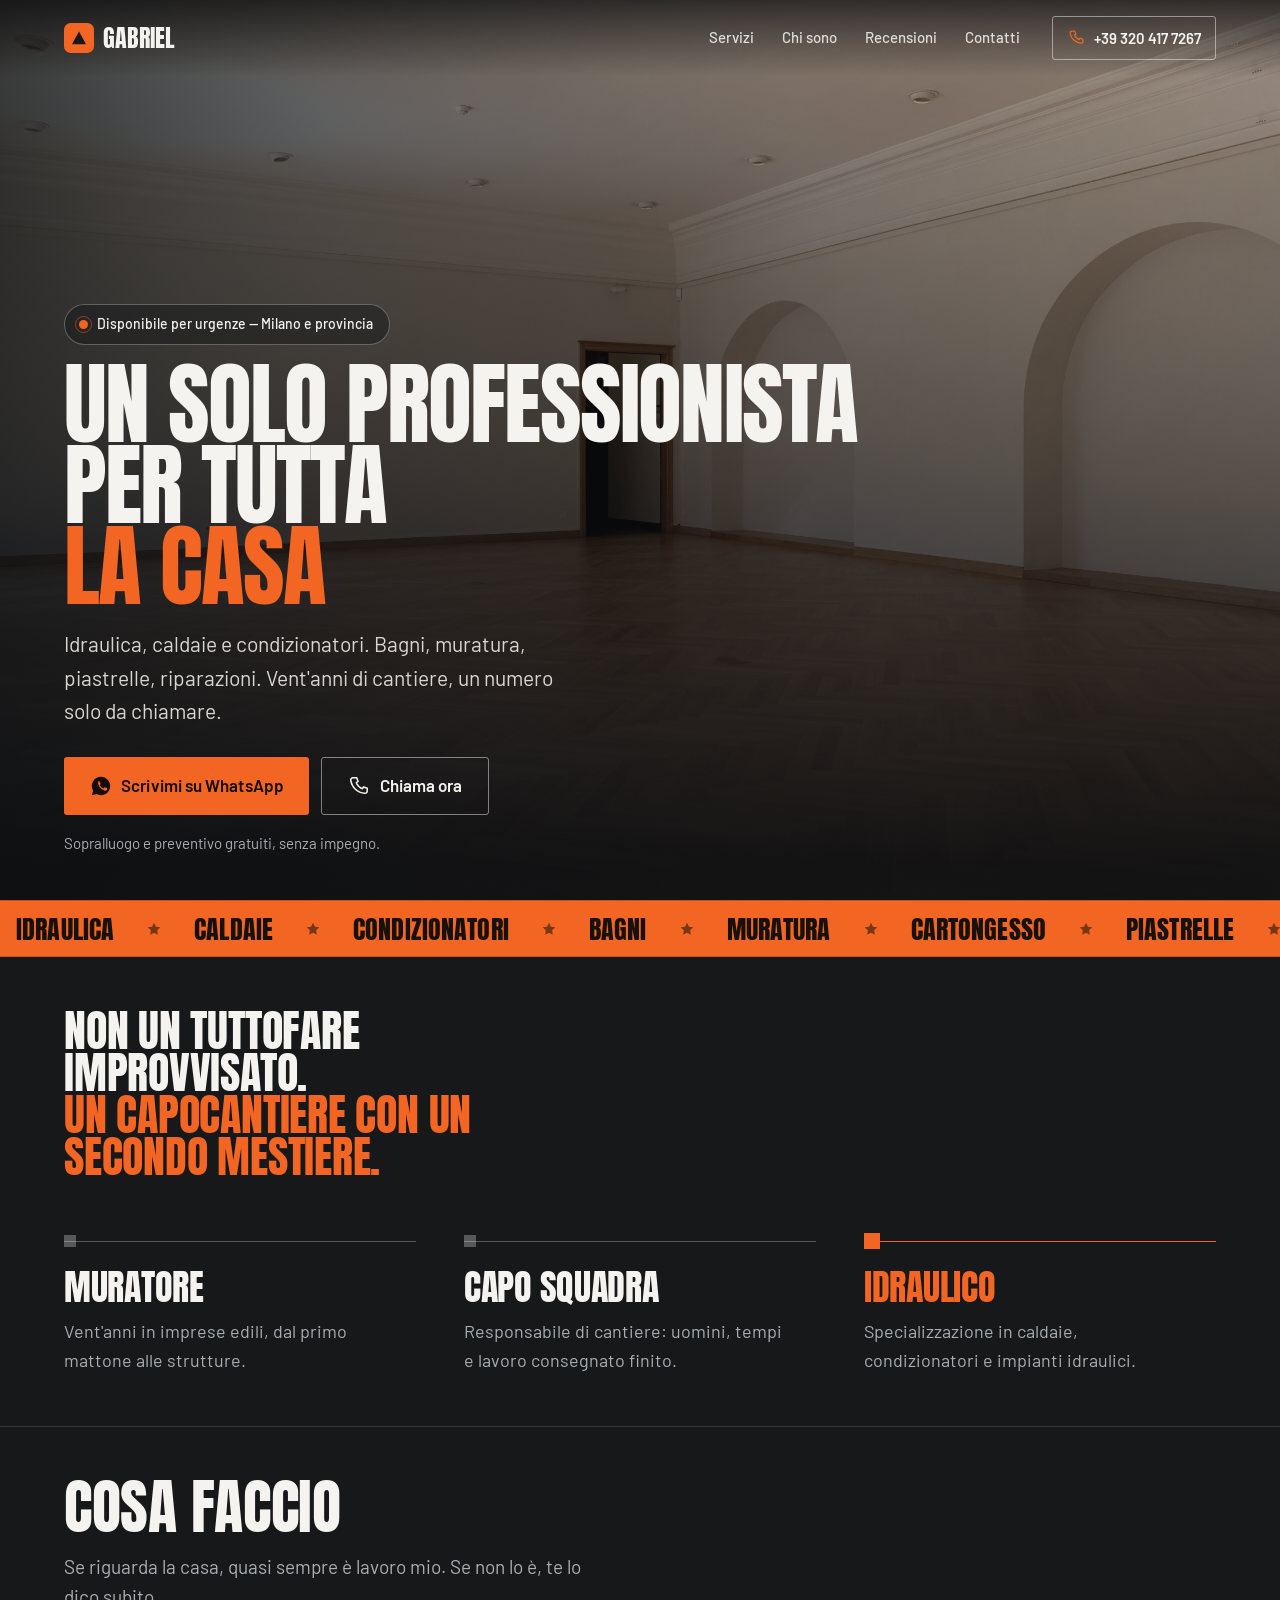
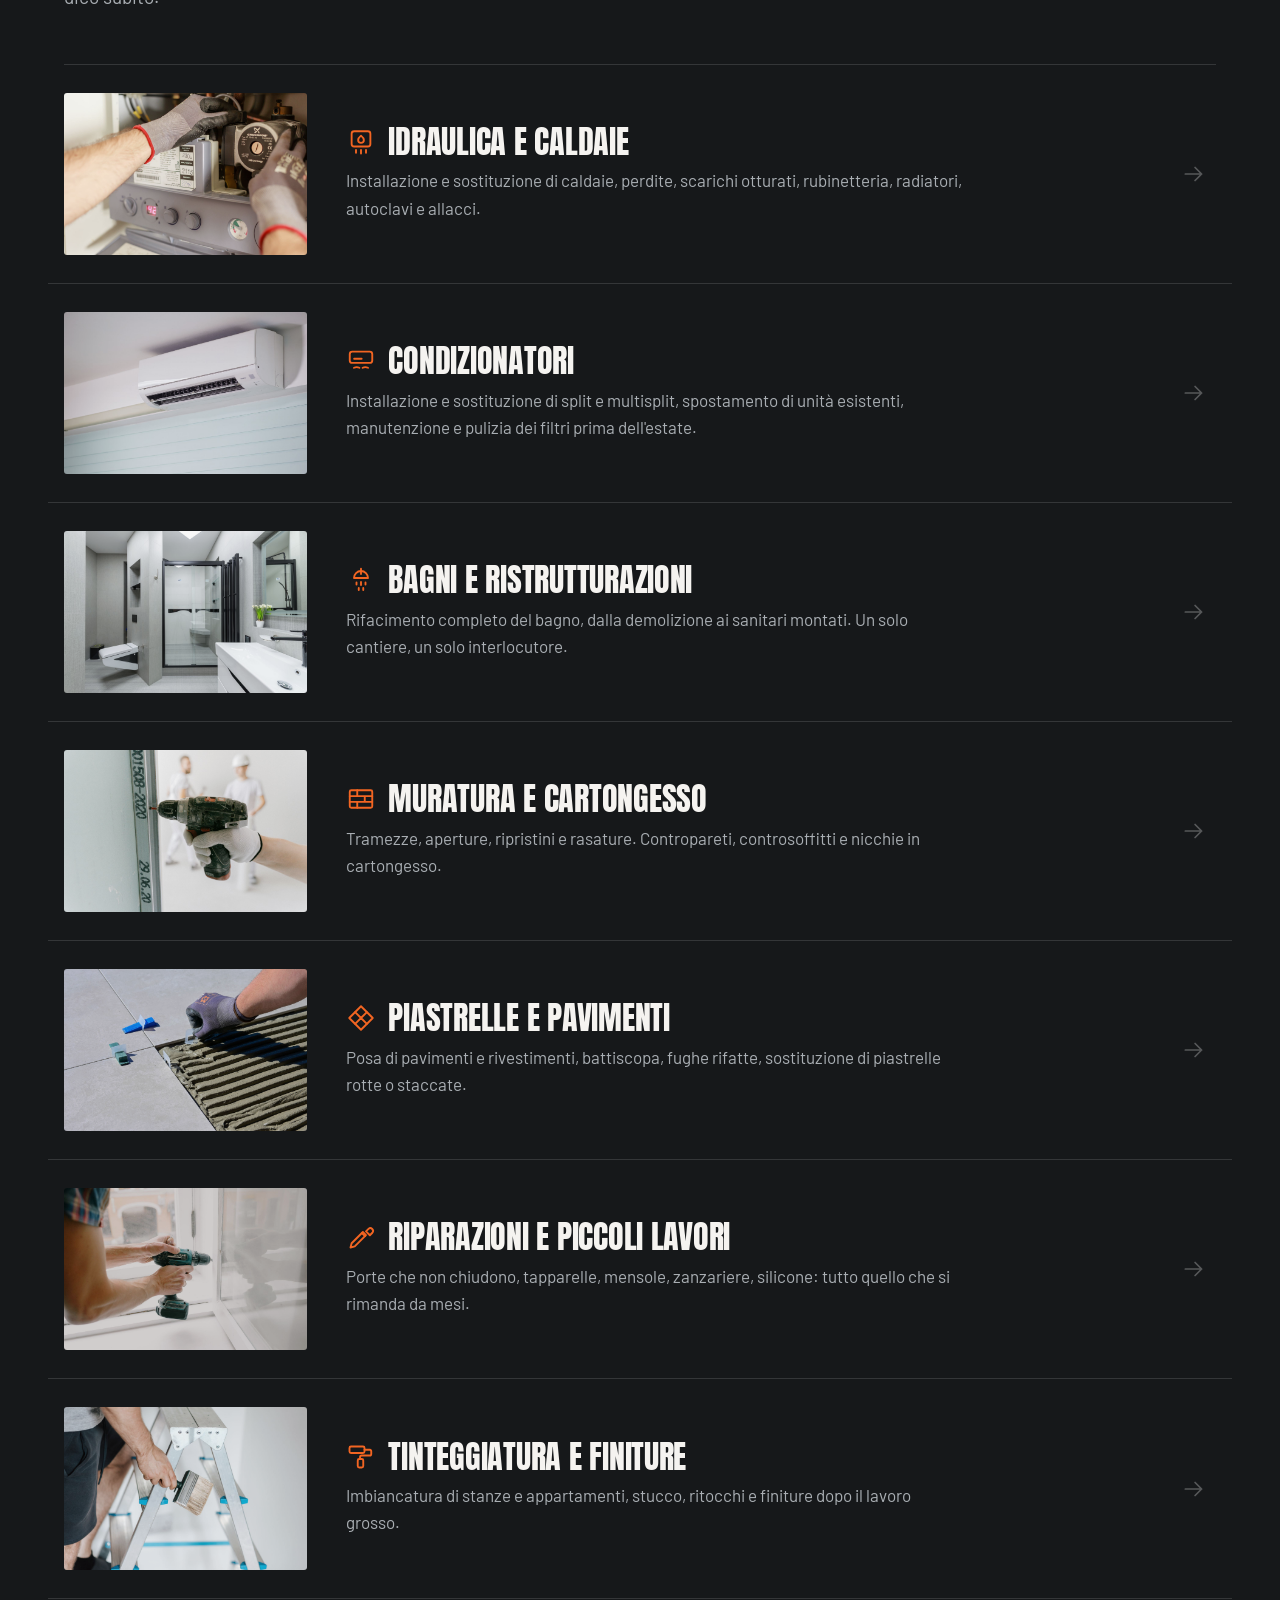
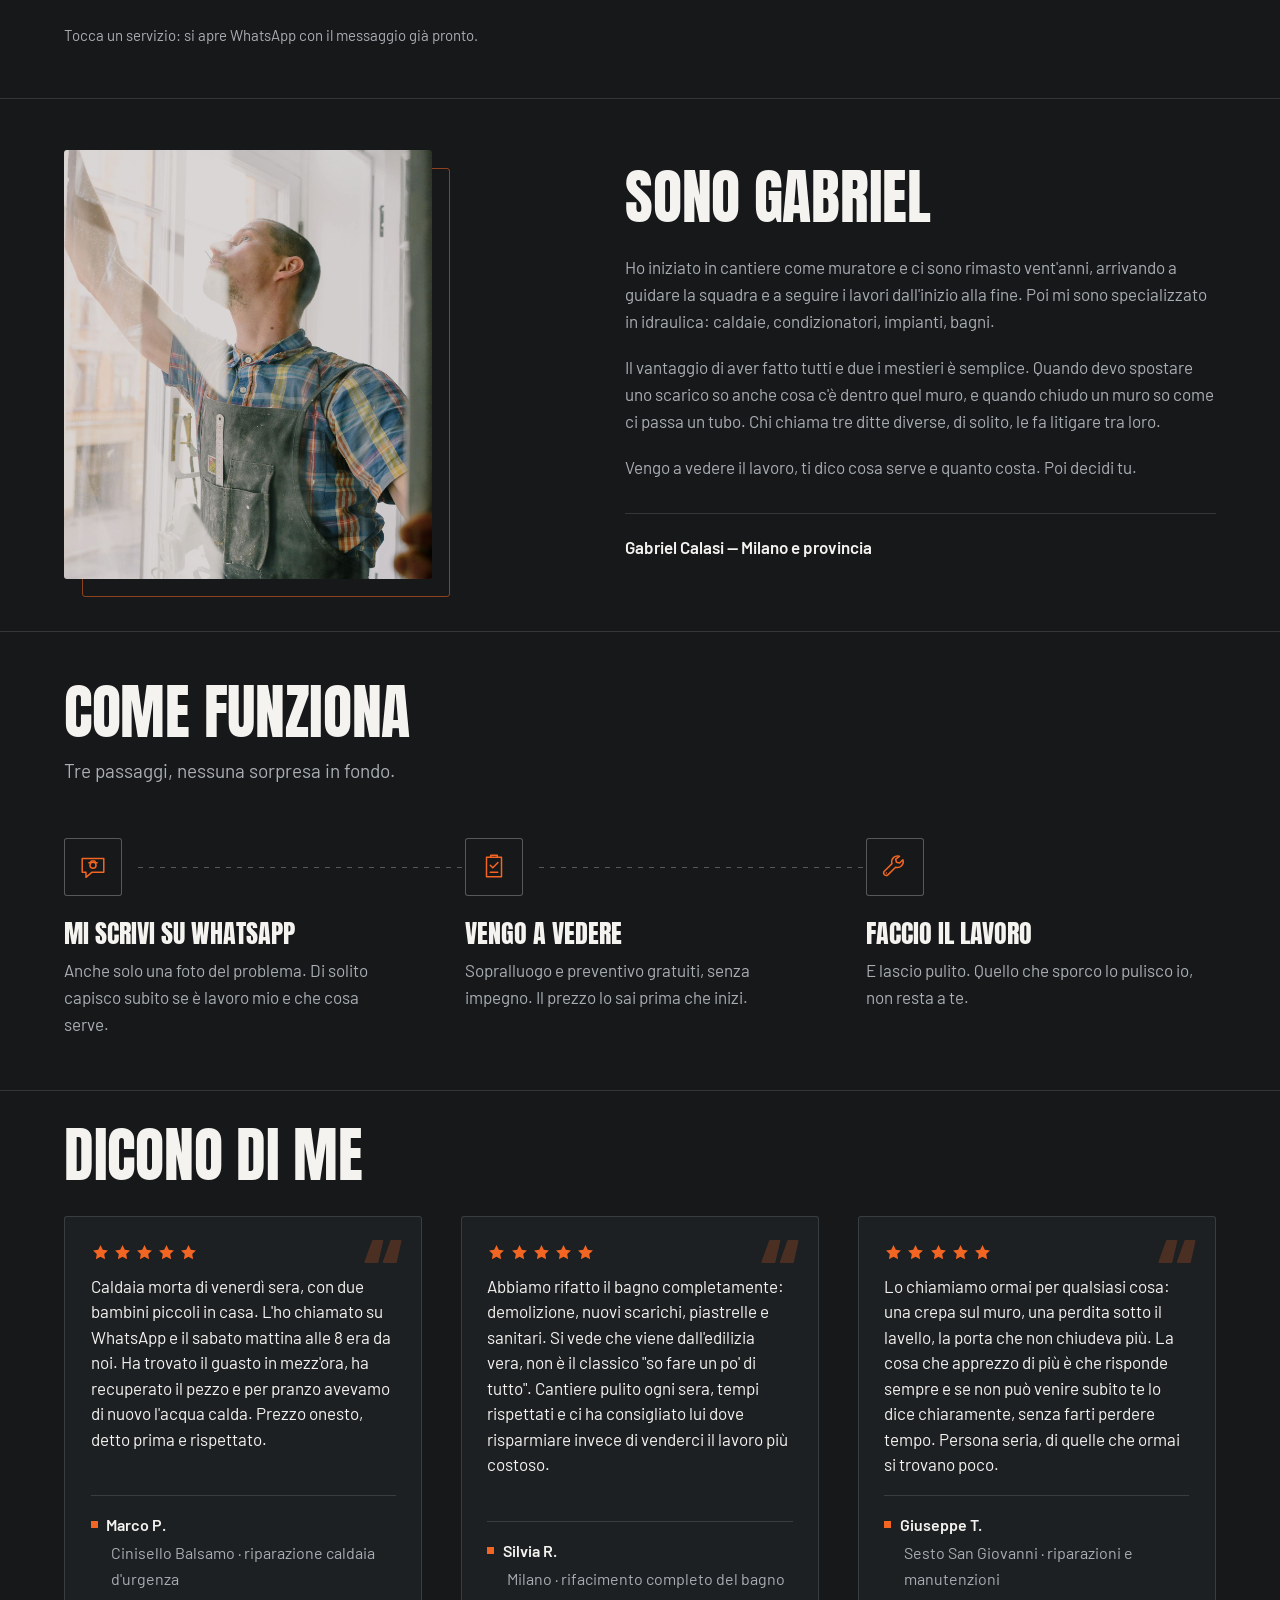
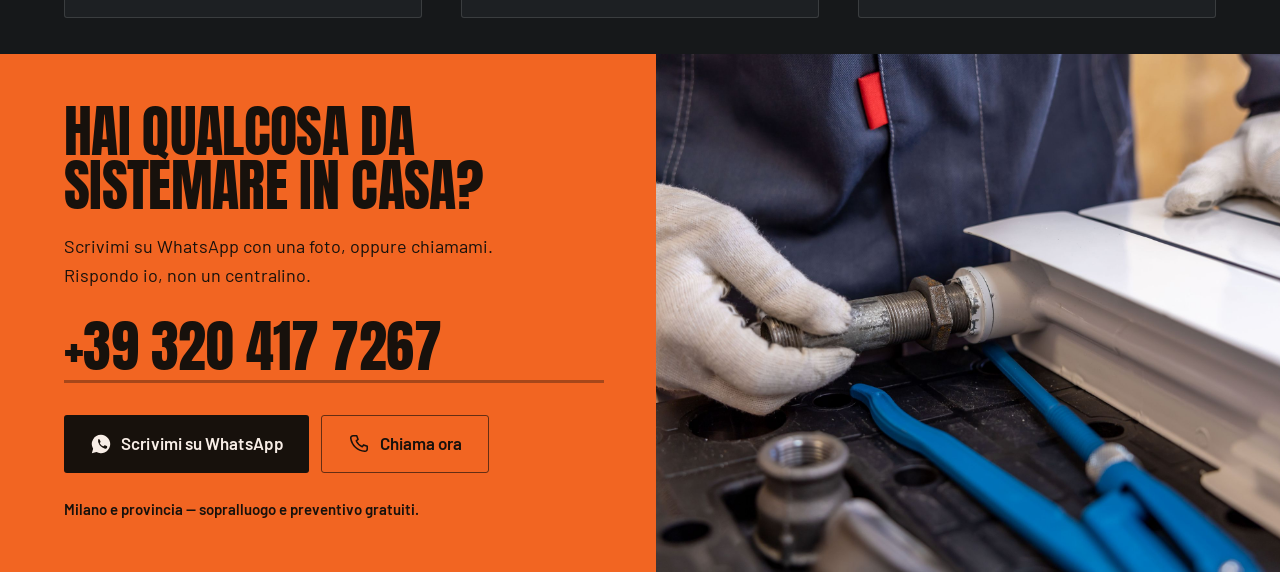
<file: index.html>
<!doctype html>
<html lang="it">
<head>
<meta charset="utf-8">
<meta name="viewport" content="width=device-width, initial-scale=1">
<title>Gabriel — Tuttofare per la casa | Idraulica, caldaie e condizionatori a Milano</title>
<meta name="description" content="Idraulica, caldaie e condizionatori, bagni, muratura, piastrelle e riparazioni. Vent'anni di cantiere, un solo professionista per tutta la casa. Milano e provincia. Sopralluogo e preventivo gratuiti.">
<meta name="theme-color" content="#16181A">
<meta property="og:type" content="website">
<meta property="og:title" content="Gabriel — Un solo professionista per tutta la casa">
<meta property="og:description" content="Idraulica, caldaie e condizionatori, bagni, muratura, piastrelle e riparazioni a Milano e provincia. Sopralluogo e preventivo gratuiti.">
<meta property="og:image" content="img/hero.jpg">
<meta property="og:locale" content="it_IT">
<link rel="icon" href="data:image/svg+xml,<svg xmlns='http://www.w3.org/2000/svg' viewBox='0 0 32 32'><rect width='32' height='32' rx='7' fill='%23F26522'/><path d='M8.5 22.6 16 9.1 23.5 22.6Z' fill='%2316181A'/></svg>">
<link rel="preload" href="fonts/Anton-400.woff2" as="font" type="font/woff2" crossorigin>
<link rel="preload" href="fonts/Barlow-400.woff2" as="font" type="font/woff2" crossorigin>
<link rel="stylesheet" href="style.css">
<script>
  /* Nasconde i blocchi dell'hero solo se il JS può poi rivelarli. La rete di
     sicurezza serve se script.js non arriva: la pagina non deve mai restare cieca. */
  document.documentElement.className += ' anim';
  setTimeout(function () {
    var q = document.querySelectorAll('[data-rise]:not(.is-in), .step:not(.is-in)');
    for (var i = 0; i < q.length; i++) q[i].classList.add('is-in');
  }, 1600);
</script>
<noscript><style>.anim [data-rise]{opacity:1;transform:none}.anim .step::before{transform:scaleX(1)}</style></noscript>
</head>
<body>
<!--
  THESIS: Un capocantiere che ha aggiunto un secondo mestiere, non un tuttofare improvvisato.
  Rifiuta la griglia di sei schede identiche icona+titolo+testo: i servizi sono un cartello
  di cantiere, righe larghe che si leggono in scorrimento col pollice.
  OWN-WORLD: antracite #16181A, arancio segnaletica #F26522, Anton in maiuscolo per le
  affermazioni, Barlow per la voce parlata, filetti sottili come tracciati sul muro, foto
  a pieno sanguinamento velate di nero. Nessuna scheda con ombra, nessun gradiente di testo.
  STORY: capisce in tre secondi che uno solo copre tutta la casa, crede al percorso
  muratore-capo squadra-idraulico, scrive su WhatsApp con la foto del guasto.
  FIRST VIEWPORT: foto a schermo pieno di un ambiente domestico appena finito, pulito e
  luminoso (correzione di rotta del committente: mai cantiere sporco), velata di scuro
  freddo; in basso a sinistra il segnale di disponibilita, il titolo in Anton su tre
  righe, i due pulsanti WhatsApp e Chiama in fila, la riga del preventivo gratuito sotto.
  FORM: direzione fissata dall'utente in fase di brief (antracite + arancio, mestiere
  moderno), quindi nessun sorteggio di concept: una direzione pinnata batte il roll.
  LESSICO: si dice "professionista", mai "artigiano" — scelta esplicita del committente.
  FINISH: unreviewed and undocumented is unfinished; this build ends with the finish review, the verdict, and DESIGN.md
-->

<a class="skip" href="#top">Salta al contenuto</a>

<header class="topbar" id="topbar">
  <a class="wordmark" href="#top">
    <svg class="marchio" viewBox="0 0 32 32" aria-hidden="true">
      <rect width="32" height="32" rx="7" fill="#F26522"/>
      <path d="M8.5 22.6 16 9.1 23.5 22.6Z" fill="#16181A"/>
    </svg>
    Gabriel
  </a>
  <nav class="topnav">
    <a href="#servizi">Servizi</a>
    <a href="#chi-sono">Chi sono</a>
    <a href="#recensioni">Recensioni</a>
    <a href="#contatti">Contatti</a>
  </nav>
  <a class="topbar-call" href="tel:+393204177267">
    <svg class="ico" viewBox="0 0 24 24" aria-hidden="true"><path d="M6.5 3h3l1.5 4-2 1.5a12 12 0 0 0 6.5 6.5L17 13l4 1.5v3a2.5 2.5 0 0 1-2.7 2.5A16.5 16.5 0 0 1 3 5.7 2.5 2.5 0 0 1 5.5 3Z"/></svg>
    <span class="tb-numero">+39 320 417 7267</span>
    <span class="tb-etichetta">Chiama</span>
  </a>
  <button class="menu-btn" id="menu-btn" type="button" aria-expanded="false" aria-controls="menu-mobile" aria-label="Apri il menu">
    <svg viewBox="0 0 24 24" aria-hidden="true"><path class="l1" d="M4 7h16"/><path class="l2" d="M4 12h16"/><path class="l3" d="M4 17h16"/></svg>
  </button>
</header>

<nav class="menu-mobile" id="menu-mobile" aria-label="Menu di sezione">
  <a href="#servizi">Servizi</a>
  <a href="#chi-sono">Chi sono</a>
  <a href="#recensioni">Recensioni</a>
  <a href="#contatti">Contatti</a>
</nav>

<main id="top">

  <!-- ==================== HERO ==================== -->
  <section class="hero">
    <img class="hero-img" src="img/hero.jpg" alt="Salone di un appartamento milanese appena ristrutturato" fetchpriority="high" width="2400" height="1600">
    <div class="hero-veil"></div>
    <div class="hero-inner">
      <p class="pill" data-rise="1"><span class="dot"></span>Disponibile per urgenze — Milano e provincia</p>
      <h1 data-rise="2">Un solo professionista<br>per tutta<br><em>la casa</em></h1>
      <p class="lede" data-rise="3">Idraulica, caldaie e condizionatori. Bagni, muratura, piastrelle, riparazioni. Vent'anni di cantiere, un numero solo da chiamare.</p>
      <div class="actions" data-rise="4">
        <a class="btn btn-wa" href="https://wa.me/393204177267?text=Ciao%20Gabriel%2C%20ti%20ho%20trovato%20sul%20sito.">
          <svg class="ico" viewBox="0 0 24 24" aria-hidden="true"><path d="M12 2a10 10 0 0 0-8.6 15.1L2 22l5.1-1.3A10 10 0 1 0 12 2Z"/><path class="wa-tail" d="M8.6 7.3c.2-.4.4-.4.7-.4h.6c.2 0 .5 0 .7.5l.9 2c.1.3 0 .5-.1.7l-.5.6c-.2.2-.3.4-.1.7a7.6 7.6 0 0 0 3.5 3c.3.2.5.1.7-.1l.7-.8c.2-.2.4-.2.6-.1l2 .9c.3.1.4.3.4.5v.7c0 .8-.7 1.5-1.5 1.6-.4 0-.8 0-1.4-.2a11 11 0 0 1-6.7-6.6c-.3-.9-.4-1.5-.3-2 0-.4.2-.7.4-1Z"/></svg>
          Scrivimi su WhatsApp
        </a>
        <a class="btn btn-ghost" href="tel:+393204177267">
          <svg class="ico" viewBox="0 0 24 24" aria-hidden="true"><path d="M6.5 3h3l1.5 4-2 1.5a12 12 0 0 0 6.5 6.5L17 13l4 1.5v3a2.5 2.5 0 0 1-2.7 2.5A16.5 16.5 0 0 1 3 5.7 2.5 2.5 0 0 1 5.5 3Z"/></svg>
          Chiama ora
        </a>
      </div>
      <p class="hero-note" data-rise="5">Sopralluogo e preventivo gratuiti, senza impegno.</p>
    </div>
  </section>

  <!-- ==================== FASCIA SCORREVOLE ====================
       Decorativa: ripete i servizi già elencati sotto, quindi è nascosta
       alle tecnologie assistive per non farli sentire due volte. -->
  <div class="fascia" aria-hidden="true">
    <div class="fascia-pista">
      <div class="fascia-gruppo">
        <span class="fascia-voce">Idraulica</span><svg class="fascia-stella" viewBox="0 0 24 24"><path d="m12 2.6 2.9 5.9 6.5.9-4.7 4.6 1.1 6.5-5.8-3-5.8 3 1.1-6.5L2.6 9.4l6.5-.9z"/></svg>
        <span class="fascia-voce">Caldaie</span><svg class="fascia-stella" viewBox="0 0 24 24"><path d="m12 2.6 2.9 5.9 6.5.9-4.7 4.6 1.1 6.5-5.8-3-5.8 3 1.1-6.5L2.6 9.4l6.5-.9z"/></svg>
        <span class="fascia-voce">Condizionatori</span><svg class="fascia-stella" viewBox="0 0 24 24"><path d="m12 2.6 2.9 5.9 6.5.9-4.7 4.6 1.1 6.5-5.8-3-5.8 3 1.1-6.5L2.6 9.4l6.5-.9z"/></svg>
        <span class="fascia-voce">Bagni</span><svg class="fascia-stella" viewBox="0 0 24 24"><path d="m12 2.6 2.9 5.9 6.5.9-4.7 4.6 1.1 6.5-5.8-3-5.8 3 1.1-6.5L2.6 9.4l6.5-.9z"/></svg>
        <span class="fascia-voce">Muratura</span><svg class="fascia-stella" viewBox="0 0 24 24"><path d="m12 2.6 2.9 5.9 6.5.9-4.7 4.6 1.1 6.5-5.8-3-5.8 3 1.1-6.5L2.6 9.4l6.5-.9z"/></svg>
        <span class="fascia-voce">Cartongesso</span><svg class="fascia-stella" viewBox="0 0 24 24"><path d="m12 2.6 2.9 5.9 6.5.9-4.7 4.6 1.1 6.5-5.8-3-5.8 3 1.1-6.5L2.6 9.4l6.5-.9z"/></svg>
        <span class="fascia-voce">Piastrelle</span><svg class="fascia-stella" viewBox="0 0 24 24"><path d="m12 2.6 2.9 5.9 6.5.9-4.7 4.6 1.1 6.5-5.8-3-5.8 3 1.1-6.5L2.6 9.4l6.5-.9z"/></svg>
        <span class="fascia-voce">Pavimenti</span><svg class="fascia-stella" viewBox="0 0 24 24"><path d="m12 2.6 2.9 5.9 6.5.9-4.7 4.6 1.1 6.5-5.8-3-5.8 3 1.1-6.5L2.6 9.4l6.5-.9z"/></svg>
        <span class="fascia-voce">Riparazioni</span><svg class="fascia-stella" viewBox="0 0 24 24"><path d="m12 2.6 2.9 5.9 6.5.9-4.7 4.6 1.1 6.5-5.8-3-5.8 3 1.1-6.5L2.6 9.4l6.5-.9z"/></svg>
        <span class="fascia-voce">Tinteggiatura</span><svg class="fascia-stella" viewBox="0 0 24 24"><path d="m12 2.6 2.9 5.9 6.5.9-4.7 4.6 1.1 6.5-5.8-3-5.8 3 1.1-6.5L2.6 9.4l6.5-.9z"/></svg>
        <span class="fascia-voce">Ristrutturazioni</span><svg class="fascia-stella" viewBox="0 0 24 24"><path d="m12 2.6 2.9 5.9 6.5.9-4.7 4.6 1.1 6.5-5.8-3-5.8 3 1.1-6.5L2.6 9.4l6.5-.9z"/></svg>
        <span class="fascia-voce">Finiture</span><svg class="fascia-stella" viewBox="0 0 24 24"><path d="m12 2.6 2.9 5.9 6.5.9-4.7 4.6 1.1 6.5-5.8-3-5.8 3 1.1-6.5L2.6 9.4l6.5-.9z"/></svg>
      </div>
      <div class="fascia-gruppo">
        <span class="fascia-voce">Idraulica</span><svg class="fascia-stella" viewBox="0 0 24 24"><path d="m12 2.6 2.9 5.9 6.5.9-4.7 4.6 1.1 6.5-5.8-3-5.8 3 1.1-6.5L2.6 9.4l6.5-.9z"/></svg>
        <span class="fascia-voce">Caldaie</span><svg class="fascia-stella" viewBox="0 0 24 24"><path d="m12 2.6 2.9 5.9 6.5.9-4.7 4.6 1.1 6.5-5.8-3-5.8 3 1.1-6.5L2.6 9.4l6.5-.9z"/></svg>
        <span class="fascia-voce">Condizionatori</span><svg class="fascia-stella" viewBox="0 0 24 24"><path d="m12 2.6 2.9 5.9 6.5.9-4.7 4.6 1.1 6.5-5.8-3-5.8 3 1.1-6.5L2.6 9.4l6.5-.9z"/></svg>
        <span class="fascia-voce">Bagni</span><svg class="fascia-stella" viewBox="0 0 24 24"><path d="m12 2.6 2.9 5.9 6.5.9-4.7 4.6 1.1 6.5-5.8-3-5.8 3 1.1-6.5L2.6 9.4l6.5-.9z"/></svg>
        <span class="fascia-voce">Muratura</span><svg class="fascia-stella" viewBox="0 0 24 24"><path d="m12 2.6 2.9 5.9 6.5.9-4.7 4.6 1.1 6.5-5.8-3-5.8 3 1.1-6.5L2.6 9.4l6.5-.9z"/></svg>
        <span class="fascia-voce">Cartongesso</span><svg class="fascia-stella" viewBox="0 0 24 24"><path d="m12 2.6 2.9 5.9 6.5.9-4.7 4.6 1.1 6.5-5.8-3-5.8 3 1.1-6.5L2.6 9.4l6.5-.9z"/></svg>
        <span class="fascia-voce">Piastrelle</span><svg class="fascia-stella" viewBox="0 0 24 24"><path d="m12 2.6 2.9 5.9 6.5.9-4.7 4.6 1.1 6.5-5.8-3-5.8 3 1.1-6.5L2.6 9.4l6.5-.9z"/></svg>
        <span class="fascia-voce">Pavimenti</span><svg class="fascia-stella" viewBox="0 0 24 24"><path d="m12 2.6 2.9 5.9 6.5.9-4.7 4.6 1.1 6.5-5.8-3-5.8 3 1.1-6.5L2.6 9.4l6.5-.9z"/></svg>
        <span class="fascia-voce">Riparazioni</span><svg class="fascia-stella" viewBox="0 0 24 24"><path d="m12 2.6 2.9 5.9 6.5.9-4.7 4.6 1.1 6.5-5.8-3-5.8 3 1.1-6.5L2.6 9.4l6.5-.9z"/></svg>
        <span class="fascia-voce">Tinteggiatura</span><svg class="fascia-stella" viewBox="0 0 24 24"><path d="m12 2.6 2.9 5.9 6.5.9-4.7 4.6 1.1 6.5-5.8-3-5.8 3 1.1-6.5L2.6 9.4l6.5-.9z"/></svg>
        <span class="fascia-voce">Ristrutturazioni</span><svg class="fascia-stella" viewBox="0 0 24 24"><path d="m12 2.6 2.9 5.9 6.5.9-4.7 4.6 1.1 6.5-5.8-3-5.8 3 1.1-6.5L2.6 9.4l6.5-.9z"/></svg>
        <span class="fascia-voce">Finiture</span><svg class="fascia-stella" viewBox="0 0 24 24"><path d="m12 2.6 2.9 5.9 6.5.9-4.7 4.6 1.1 6.5-5.8-3-5.8 3 1.1-6.5L2.6 9.4l6.5-.9z"/></svg>
      </div>
    </div>
  </div>

  <!-- ==================== PERCORSO ==================== -->
  <section class="percorso" id="percorso">
    <h2 class="percorso-title">Non un tuttofare improvvisato.<br><span>Un capocantiere con un secondo mestiere.</span></h2>
    <ol class="track" aria-label="Percorso professionale">
      <li class="step">
        <span class="step-mark" aria-hidden="true"></span>
        <h3>Muratore</h3>
        <p>Vent'anni in imprese edili, dal primo mattone alle strutture.</p>
      </li>
      <li class="step">
        <span class="step-mark" aria-hidden="true"></span>
        <h3>Capo squadra</h3>
        <p>Responsabile di cantiere: uomini, tempi e lavoro consegnato finito.</p>
      </li>
      <li class="step is-now">
        <span class="step-mark" aria-hidden="true"></span>
        <h3>Idraulico</h3>
        <p>Specializzazione in caldaie, condizionatori e impianti idraulici.</p>
      </li>
    </ol>
  </section>

  <!-- ==================== SERVIZI ==================== -->
  <section class="servizi" id="servizi">
    <div class="sec-head">
      <h2>Cosa faccio</h2>
      <p>Se riguarda la casa, quasi sempre è lavoro mio. Se non lo è, te lo dico subito.</p>
    </div>

    <ul class="rows">
      <li>
        <a class="row" href="https://wa.me/393204177267?text=Ciao%20Gabriel%2C%20ti%20ho%20trovato%20sul%20sito.%20Avrei%20bisogno%20per%3A%20idraulica%20o%20caldaia.">
          <span class="row-thumb"><img src="img/serv-idraulica.jpg" alt="Intervento su una caldaia murale: circolatore, manometro e display" loading="lazy" width="1600" height="1067"></span>
          <span class="row-text">
            <span class="row-head">
              <svg class="row-ico" viewBox="0 0 24 24" aria-hidden="true"><rect x="4.5" y="3.4" width="15" height="12.2" rx="2"/><path d="M12 6.9c1.7 1.4 2.3 2.5 2.3 3.5a2.3 2.3 0 0 1-4.6 0c0-1 .6-2.1 2.3-3.5z"/><path d="M8 18.4v2.2M12 18.4v2.8M16 18.4v2.2"/></svg>
              <h3>Idraulica e caldaie</h3>
            </span>
            <p>Installazione e sostituzione di caldaie, perdite, scarichi otturati, rubinetteria, radiatori, autoclavi e allacci.</p>
          </span>
          <span class="row-arrow" aria-hidden="true"><svg viewBox="0 0 24 24"><path d="M4 12h15M13 6l6 6-6 6"/></svg></span>
        </a>
      </li>
      <li>
        <a class="row" href="https://wa.me/393204177267?text=Ciao%20Gabriel%2C%20ti%20ho%20trovato%20sul%20sito.%20Avrei%20bisogno%20per%3A%20un%20condizionatore.">
          <span class="row-thumb"><img src="img/serv-clima.jpg" alt="Unità split bianca montata a parete in una stanza chiara" loading="lazy" width="1600" height="1067"></span>
          <span class="row-text">
            <span class="row-head">
              <svg class="row-ico" viewBox="0 0 24 24" aria-hidden="true"><rect x="3" y="4.5" width="18" height="9" rx="2"/><path d="M6.5 10.2h6"/><path d="M6.4 17.4c1.5-.7 2.8-.7 4.3 0M13.3 17.4c1.5-.7 2.8-.7 4.3 0"/></svg>
              <h3>Condizionatori</h3>
            </span>
            <p>Installazione e sostituzione di split e multisplit, spostamento di unità esistenti, manutenzione e pulizia dei filtri prima dell'estate.</p>
          </span>
          <span class="row-arrow" aria-hidden="true"><svg viewBox="0 0 24 24"><path d="M4 12h15M13 6l6 6-6 6"/></svg></span>
        </a>
      </li>
      <li>
        <a class="row" href="https://wa.me/393204177267?text=Ciao%20Gabriel%2C%20ti%20ho%20trovato%20sul%20sito.%20Avrei%20bisogno%20per%3A%20bagno%20o%20ristrutturazione.">
          <span class="row-thumb"><img src="img/serv-bagno.jpg" alt="Bagno moderno grigio chiaro con box doccia in vetro" loading="lazy" width="1600" height="1068"></span>
          <span class="row-text">
            <span class="row-head">
              <svg class="row-ico" viewBox="0 0 24 24" aria-hidden="true"><path d="M12 3v4.2"/><path d="M6.4 10.4a5.6 5.6 0 0 1 11.2 0z"/><path d="M8.4 14v1.6M12 13.6v2.4M15.6 14v1.6M10.2 18.4v1.6M13.8 18.4v1.6"/></svg>
              <h3>Bagni e ristrutturazioni</h3>
            </span>
            <p>Rifacimento completo del bagno, dalla demolizione ai sanitari montati. Un solo cantiere, un solo interlocutore.</p>
          </span>
          <span class="row-arrow" aria-hidden="true"><svg viewBox="0 0 24 24"><path d="M4 12h15M13 6l6 6-6 6"/></svg></span>
        </a>
      </li>
      <li>
        <a class="row" href="https://wa.me/393204177267?text=Ciao%20Gabriel%2C%20ti%20ho%20trovato%20sul%20sito.%20Avrei%20bisogno%20per%3A%20muratura%20o%20cartongesso.">
          <span class="row-thumb"><img src="img/serv-muratura.jpg" alt="Lastra di cartongesso avvitata sul profilo metallico" loading="lazy" width="1600" height="1067"></span>
          <span class="row-text">
            <span class="row-head">
              <svg class="row-ico" viewBox="0 0 24 24" aria-hidden="true"><rect x="3" y="5" width="18" height="14" rx="1.2"/><path d="M3 9.7h18M3 14.3h18M9 5v4.7M15 9.7v4.6M9 14.3V19"/></svg>
              <h3>Muratura e cartongesso</h3>
            </span>
            <p>Tramezze, aperture, ripristini e rasature. Contropareti, controsoffitti e nicchie in cartongesso.</p>
          </span>
          <span class="row-arrow" aria-hidden="true"><svg viewBox="0 0 24 24"><path d="M4 12h15M13 6l6 6-6 6"/></svg></span>
        </a>
      </li>
      <li>
        <a class="row" href="https://wa.me/393204177267?text=Ciao%20Gabriel%2C%20ti%20ho%20trovato%20sul%20sito.%20Avrei%20bisogno%20per%3A%20piastrelle%20o%20pavimenti.">
          <span class="row-thumb"><img src="img/serv-piastrelle.jpg" alt="Posa di una piastrella su colla pettinata, con i livellatori" loading="lazy" width="1600" height="1067"></span>
          <span class="row-text">
            <span class="row-head">
              <svg class="row-ico" viewBox="0 0 24 24" aria-hidden="true"><path d="M12 2.6 21.4 12 12 21.4 2.6 12z"/><path d="M7.3 7.3 12 12l4.7-4.7M7.3 16.7 12 12l4.7 4.7"/></svg>
              <h3>Piastrelle e pavimenti</h3>
            </span>
            <p>Posa di pavimenti e rivestimenti, battiscopa, fughe rifatte, sostituzione di piastrelle rotte o staccate.</p>
          </span>
          <span class="row-arrow" aria-hidden="true"><svg viewBox="0 0 24 24"><path d="M4 12h15M13 6l6 6-6 6"/></svg></span>
        </a>
      </li>
      <li>
        <a class="row" href="https://wa.me/393204177267?text=Ciao%20Gabriel%2C%20ti%20ho%20trovato%20sul%20sito.%20Avrei%20bisogno%20per%3A%20una%20riparazione.">
          <span class="row-thumb"><img src="img/serv-riparazioni.jpg" alt="Avvitatore a batteria su un serramento bianco nuovo" loading="lazy" width="1600" height="1067"></span>
          <span class="row-text">
            <span class="row-head">
              <svg class="row-ico" viewBox="0 0 24 24" aria-hidden="true"><path d="M3.6 20.4 4.5 17l9-9 2.5 2.5-9 9z"/><path d="m16 7.5 2-2a2.2 2.2 0 0 1 3.1 3.1l-2 2z"/><path d="m12.7 8.8 2.5 2.5"/></svg>
              <h3>Riparazioni e piccoli lavori</h3>
            </span>
            <p>Porte che non chiudono, tapparelle, mensole, zanzariere, silicone: tutto quello che si rimanda da mesi.</p>
          </span>
          <span class="row-arrow" aria-hidden="true"><svg viewBox="0 0 24 24"><path d="M4 12h15M13 6l6 6-6 6"/></svg></span>
        </a>
      </li>
      <li>
        <a class="row" href="https://wa.me/393204177267?text=Ciao%20Gabriel%2C%20ti%20ho%20trovato%20sul%20sito.%20Avrei%20bisogno%20per%3A%20tinteggiatura%20o%20finiture.">
          <span class="row-thumb"><img src="img/serv-tinteggiatura.jpg" alt="Mano con il pennellone accanto alla scala, in una stanza bianca" loading="lazy" width="1600" height="1067"></span>
          <span class="row-text">
            <span class="row-head">
              <svg class="row-ico" viewBox="0 0 24 24" aria-hidden="true"><rect x="2.8" y="3.6" width="12" height="5.2" rx="1.2"/><path d="M14.8 6.2h4.1a1.3 1.3 0 0 1 1.3 1.3v2a1.3 1.3 0 0 1-1.3 1.3h-6.4a1.3 1.3 0 0 0-1.3 1.3v1.5"/><rect x="9.4" y="13.6" width="4.4" height="6.8" rx="1.2"/></svg>
              <h3>Tinteggiatura e finiture</h3>
            </span>
            <p>Imbiancatura di stanze e appartamenti, stucco, ritocchi e finiture dopo il lavoro grosso.</p>
          </span>
          <span class="row-arrow" aria-hidden="true"><svg viewBox="0 0 24 24"><path d="M4 12h15M13 6l6 6-6 6"/></svg></span>
        </a>
      </li>
    </ul>
    <p class="rows-note">Tocca un servizio: si apre WhatsApp con il messaggio già pronto.</p>
  </section>

  <!-- ==================== CHI SONO ==================== -->
  <section class="chi" id="chi-sono">
    <div class="chi-photo">
      <img src="img/gabriele.jpg" alt="Professionista al lavoro su un serramento in una stanza luminosa" loading="lazy" width="1400" height="2097">
    </div>
    <div class="chi-text">
      <h2>Sono Gabriel</h2>
      <p>Ho iniziato in cantiere come muratore e ci sono rimasto vent'anni, arrivando a guidare la squadra e a seguire i lavori dall'inizio alla fine. Poi mi sono specializzato in idraulica: caldaie, condizionatori, impianti, bagni.</p>
      <p>Il vantaggio di aver fatto tutti e due i mestieri è semplice. Quando devo spostare uno scarico so anche cosa c'è dentro quel muro, e quando chiudo un muro so come ci passa un tubo. Chi chiama tre ditte diverse, di solito, le fa litigare tra loro.</p>
      <p>Vengo a vedere il lavoro, ti dico cosa serve e quanto costa. Poi decidi tu.</p>
      <p class="sign">Gabriel Calasi — Milano e provincia</p>
    </div>
  </section>

  <!-- ==================== COME FUNZIONA ==================== -->
  <section class="come" id="come-funziona">
    <div class="sec-head">
      <h2>Come funziona</h2>
      <p>Tre passaggi, nessuna sorpresa in fondo.</p>
    </div>
    <ol class="passi">
      <li class="passo">
        <span class="passo-ico" aria-hidden="true">
          <svg viewBox="0 0 32 32"><path d="M4.5 7h23v14.5H15l-6.5 5.5v-5.5h-4z"/><circle cx="16" cy="14" r="3.2"/><path d="M11.6 11.4h1.5l1-1.7h3.8l1 1.7h1.5"/></svg>
        </span>
        <h3>Mi scrivi su WhatsApp</h3>
        <p>Anche solo una foto del problema. Di solito capisco subito se è lavoro mio e che cosa serve.</p>
      </li>
      <li class="passo">
        <span class="passo-ico" aria-hidden="true">
          <svg viewBox="0 0 32 32"><path d="M8 5.5h16v21H8z"/><path d="M12.5 5.5V3.5h7v2"/><path d="M12 14.2l2.7 2.7 5.5-5.6"/><path d="M12 21.5h8"/></svg>
        </span>
        <h3>Vengo a vedere</h3>
        <p>Sopralluogo e preventivo gratuiti, senza impegno. Il prezzo lo sai prima che inizi.</p>
      </li>
      <li class="passo">
        <span class="passo-ico" aria-hidden="true">
          <svg viewBox="0 0 32 32"><path d="M20.8 4.6a6.2 6.2 0 0 0-8 7.8L4.6 20.6a2.7 2.7 0 0 0 3.8 3.8l8.2-8.2a6.2 6.2 0 0 0 7.8-8l-3.5 3.5-3.4-.8-.8-3.4z"/><path d="M6.8 22.3h.02"/></svg>
        </span>
        <h3>Faccio il lavoro</h3>
        <p>E lascio pulito. Quello che sporco lo pulisco io, non resta a te.</p>
      </li>
    </ol>
  </section>

  <!-- ==================== DICONO DI ME ====================
       I tre testi qui sotto sono stati forniti dal committente come recensioni
       ricevute da clienti reali. Vanno pubblicati SOLO se sono parole vere di
       persone vere: le recensioni inventate sono una pratica commerciale
       ingannevole (Codice del Consumo, artt. 21-22). Non modificarli: una
       testimonianza si cita alla lettera o non si cita. -->
  <section class="dicono" id="recensioni">
    <div class="sec-head">
      <h2>Dicono di me</h2>
    </div>

    <ul class="voci">
      <li class="voce">
        <span class="stelle" role="img" aria-label="Cinque stelle su cinque">
          <svg viewBox="0 0 24 24"><path d="m12 2.6 2.9 5.9 6.5.9-4.7 4.6 1.1 6.5-5.8-3-5.8 3 1.1-6.5L2.6 9.4l6.5-.9z"/></svg>
          <svg viewBox="0 0 24 24"><path d="m12 2.6 2.9 5.9 6.5.9-4.7 4.6 1.1 6.5-5.8-3-5.8 3 1.1-6.5L2.6 9.4l6.5-.9z"/></svg>
          <svg viewBox="0 0 24 24"><path d="m12 2.6 2.9 5.9 6.5.9-4.7 4.6 1.1 6.5-5.8-3-5.8 3 1.1-6.5L2.6 9.4l6.5-.9z"/></svg>
          <svg viewBox="0 0 24 24"><path d="m12 2.6 2.9 5.9 6.5.9-4.7 4.6 1.1 6.5-5.8-3-5.8 3 1.1-6.5L2.6 9.4l6.5-.9z"/></svg>
          <svg viewBox="0 0 24 24"><path d="m12 2.6 2.9 5.9 6.5.9-4.7 4.6 1.1 6.5-5.8-3-5.8 3 1.1-6.5L2.6 9.4l6.5-.9z"/></svg>
        </span>
        <blockquote>Caldaia morta di venerdì sera, con due bambini piccoli in casa. L'ho chiamato su WhatsApp e il sabato mattina alle 8 era da noi. Ha trovato il guasto in mezz'ora, ha recuperato il pezzo e per pranzo avevamo di nuovo l'acqua calda. Prezzo onesto, detto prima e rispettato.</blockquote>
        <p class="voce-chi"><b>Marco P.</b><span>Cinisello Balsamo · riparazione caldaia d'urgenza</span></p>
      </li>
      <li class="voce">
        <span class="stelle" role="img" aria-label="Cinque stelle su cinque">
          <svg viewBox="0 0 24 24"><path d="m12 2.6 2.9 5.9 6.5.9-4.7 4.6 1.1 6.5-5.8-3-5.8 3 1.1-6.5L2.6 9.4l6.5-.9z"/></svg>
          <svg viewBox="0 0 24 24"><path d="m12 2.6 2.9 5.9 6.5.9-4.7 4.6 1.1 6.5-5.8-3-5.8 3 1.1-6.5L2.6 9.4l6.5-.9z"/></svg>
          <svg viewBox="0 0 24 24"><path d="m12 2.6 2.9 5.9 6.5.9-4.7 4.6 1.1 6.5-5.8-3-5.8 3 1.1-6.5L2.6 9.4l6.5-.9z"/></svg>
          <svg viewBox="0 0 24 24"><path d="m12 2.6 2.9 5.9 6.5.9-4.7 4.6 1.1 6.5-5.8-3-5.8 3 1.1-6.5L2.6 9.4l6.5-.9z"/></svg>
          <svg viewBox="0 0 24 24"><path d="m12 2.6 2.9 5.9 6.5.9-4.7 4.6 1.1 6.5-5.8-3-5.8 3 1.1-6.5L2.6 9.4l6.5-.9z"/></svg>
        </span>
        <blockquote>Abbiamo rifatto il bagno completamente: demolizione, nuovi scarichi, piastrelle e sanitari. Si vede che viene dall'edilizia vera, non è il classico "so fare un po' di tutto". Cantiere pulito ogni sera, tempi rispettati e ci ha consigliato lui dove risparmiare invece di venderci il lavoro più costoso.</blockquote>
        <p class="voce-chi"><b>Silvia R.</b><span>Milano · rifacimento completo del bagno</span></p>
      </li>
      <li class="voce">
        <span class="stelle" role="img" aria-label="Cinque stelle su cinque">
          <svg viewBox="0 0 24 24"><path d="m12 2.6 2.9 5.9 6.5.9-4.7 4.6 1.1 6.5-5.8-3-5.8 3 1.1-6.5L2.6 9.4l6.5-.9z"/></svg>
          <svg viewBox="0 0 24 24"><path d="m12 2.6 2.9 5.9 6.5.9-4.7 4.6 1.1 6.5-5.8-3-5.8 3 1.1-6.5L2.6 9.4l6.5-.9z"/></svg>
          <svg viewBox="0 0 24 24"><path d="m12 2.6 2.9 5.9 6.5.9-4.7 4.6 1.1 6.5-5.8-3-5.8 3 1.1-6.5L2.6 9.4l6.5-.9z"/></svg>
          <svg viewBox="0 0 24 24"><path d="m12 2.6 2.9 5.9 6.5.9-4.7 4.6 1.1 6.5-5.8-3-5.8 3 1.1-6.5L2.6 9.4l6.5-.9z"/></svg>
          <svg viewBox="0 0 24 24"><path d="m12 2.6 2.9 5.9 6.5.9-4.7 4.6 1.1 6.5-5.8-3-5.8 3 1.1-6.5L2.6 9.4l6.5-.9z"/></svg>
        </span>
        <blockquote>Lo chiamiamo ormai per qualsiasi cosa: una crepa sul muro, una perdita sotto il lavello, la porta che non chiudeva più. La cosa che apprezzo di più è che risponde sempre e se non può venire subito te lo dice chiaramente, senza farti perdere tempo. Persona seria, di quelle che ormai si trovano poco.</blockquote>
        <p class="voce-chi"><b>Giuseppe T.</b><span>Sesto San Giovanni · riparazioni e manutenzioni</span></p>
      </li>
    </ul>
  </section>

  <!-- ==================== CONTATTI ==================== -->
  <section class="cta" id="contatti">
    <div class="cta-inner">
      <h2>Hai qualcosa da sistemare in casa?</h2>
      <p class="cta-sub">Scrivimi su WhatsApp con una foto, oppure chiamami. Rispondo io, non un centralino.</p>
      <a class="tel-big" href="tel:+393204177267">+39 320 417 7267</a>
      <div class="actions">
        <a class="btn btn-wa" href="https://wa.me/393204177267?text=Ciao%20Gabriel%2C%20ti%20ho%20trovato%20sul%20sito.">
          <svg class="ico" viewBox="0 0 24 24" aria-hidden="true"><path d="M12 2a10 10 0 0 0-8.6 15.1L2 22l5.1-1.3A10 10 0 1 0 12 2Z"/><path class="wa-tail" d="M8.6 7.3c.2-.4.4-.4.7-.4h.6c.2 0 .5 0 .7.5l.9 2c.1.3 0 .5-.1.7l-.5.6c-.2.2-.3.4-.1.7a7.6 7.6 0 0 0 3.5 3c.3.2.5.1.7-.1l.7-.8c.2-.2.4-.2.6-.1l2 .9c.3.1.4.3.4.5v.7c0 .8-.7 1.5-1.5 1.6-.4 0-.8 0-1.4-.2a11 11 0 0 1-6.7-6.6c-.3-.9-.4-1.5-.3-2 0-.4.2-.7.4-1Z"/></svg>
          Scrivimi su WhatsApp
        </a>
        <a class="btn btn-ghost" href="tel:+393204177267">
          <svg class="ico" viewBox="0 0 24 24" aria-hidden="true"><path d="M6.5 3h3l1.5 4-2 1.5a12 12 0 0 0 6.5 6.5L17 13l4 1.5v3a2.5 2.5 0 0 1-2.7 2.5A16.5 16.5 0 0 1 3 5.7 2.5 2.5 0 0 1 5.5 3Z"/></svg>
          Chiama ora
        </a>
      </div>
      <p class="cta-zone">Milano e provincia — sopralluogo e preventivo gratuiti.</p>
    </div>
    <div class="cta-media">
      <img src="img/cta.jpg" alt="Montaggio di un raccordo su un radiatore" loading="lazy" width="2400" height="1600">
    </div>
  </section>
</main>

<nav class="bar" aria-label="Contatti rapidi">
  <a class="bar-wa" href="https://wa.me/393204177267?text=Ciao%20Gabriel%2C%20ti%20ho%20trovato%20sul%20sito.">
    <svg class="ico" viewBox="0 0 24 24" aria-hidden="true"><path d="M12 2a10 10 0 0 0-8.6 15.1L2 22l5.1-1.3A10 10 0 1 0 12 2Z"/><path class="wa-tail" d="M8.6 7.3c.2-.4.4-.4.7-.4h.6c.2 0 .5 0 .7.5l.9 2c.1.3 0 .5-.1.7l-.5.6c-.2.2-.3.4-.1.7a7.6 7.6 0 0 0 3.5 3c.3.2.5.1.7-.1l.7-.8c.2-.2.4-.2.6-.1l2 .9c.3.1.4.3.4.5v.7c0 .8-.7 1.5-1.5 1.6-.4 0-.8 0-1.4-.2a11 11 0 0 1-6.7-6.6c-.3-.9-.4-1.5-.3-2 0-.4.2-.7.4-1Z"/></svg>
    WhatsApp
  </a>
  <a class="bar-tel" href="tel:+393204177267">
    <svg class="ico" viewBox="0 0 24 24" aria-hidden="true"><path d="M6.5 3h3l1.5 4-2 1.5a12 12 0 0 0 6.5 6.5L17 13l4 1.5v3a2.5 2.5 0 0 1-2.7 2.5A16.5 16.5 0 0 1 3 5.7 2.5 2.5 0 0 1 5.5 3Z"/></svg>
    Chiama
  </a>
</nav>

<script src="script.js"></script>
</body>
</html>
</file>
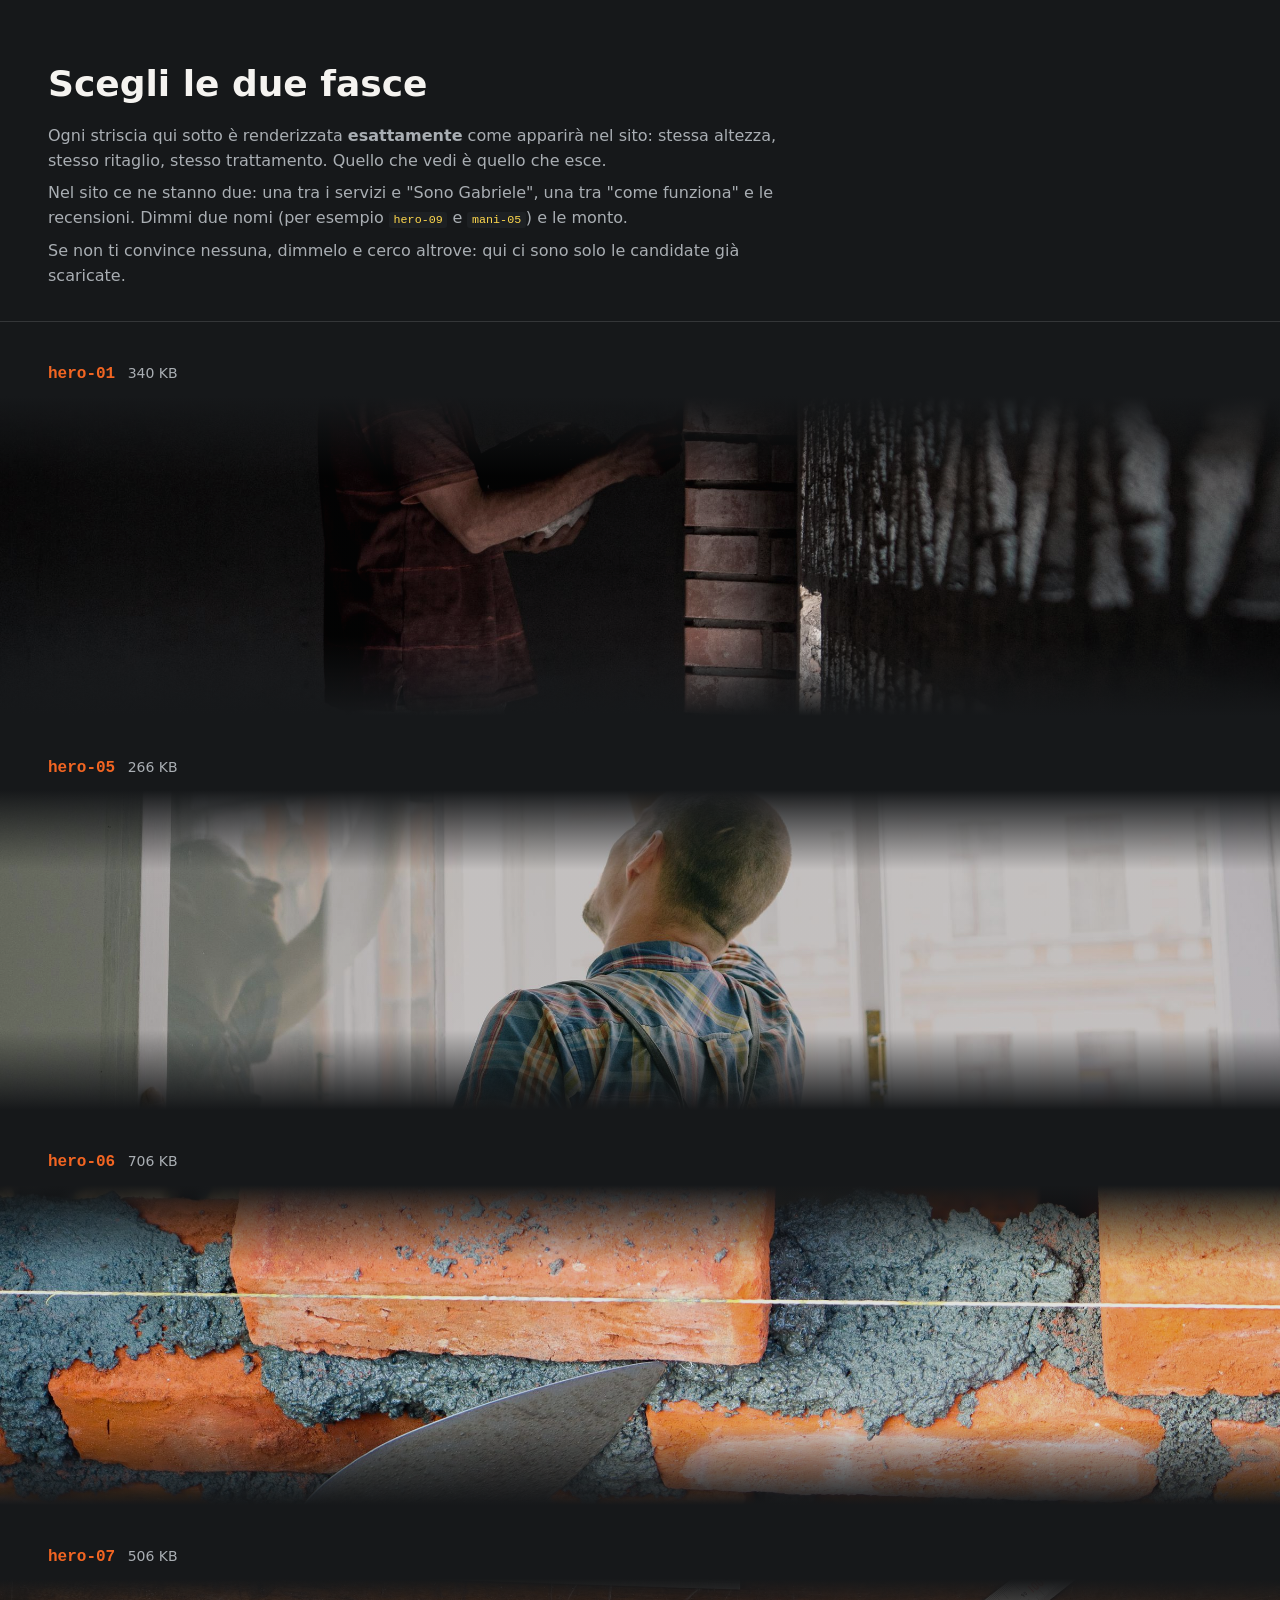
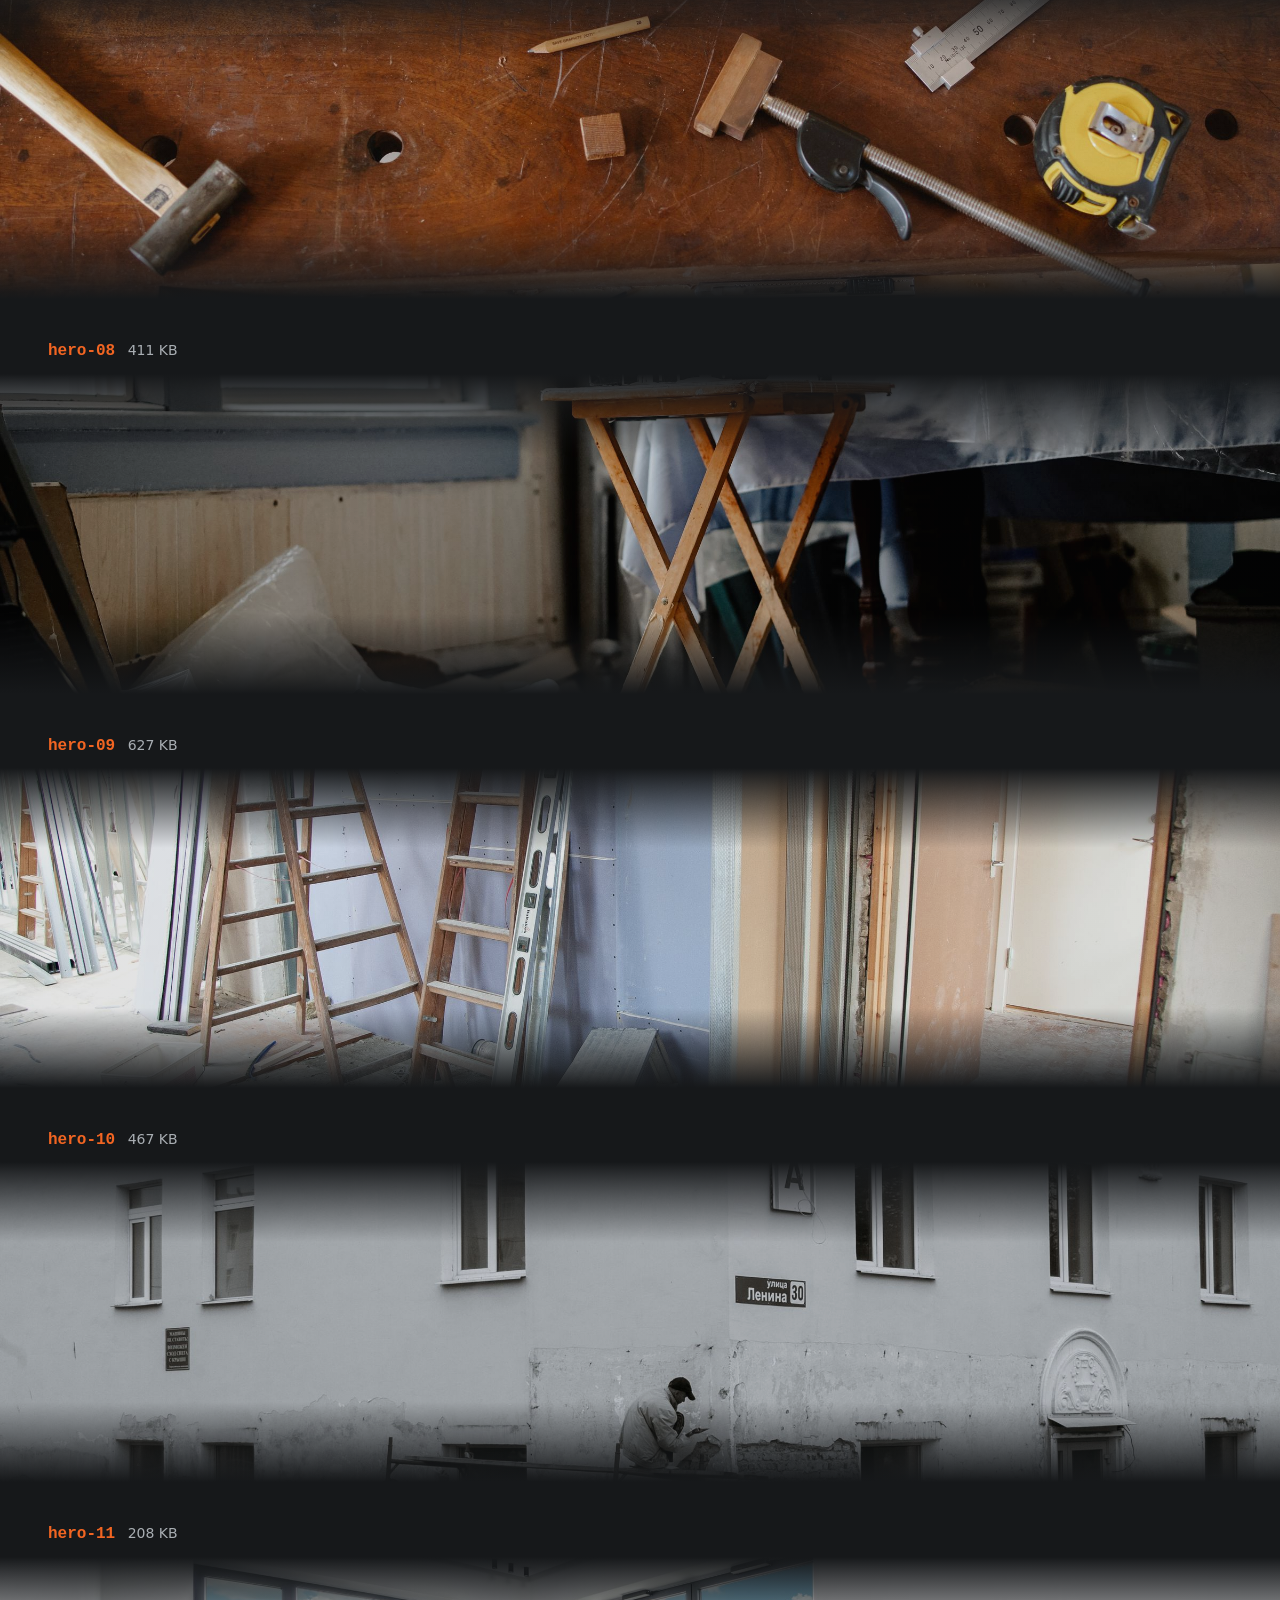
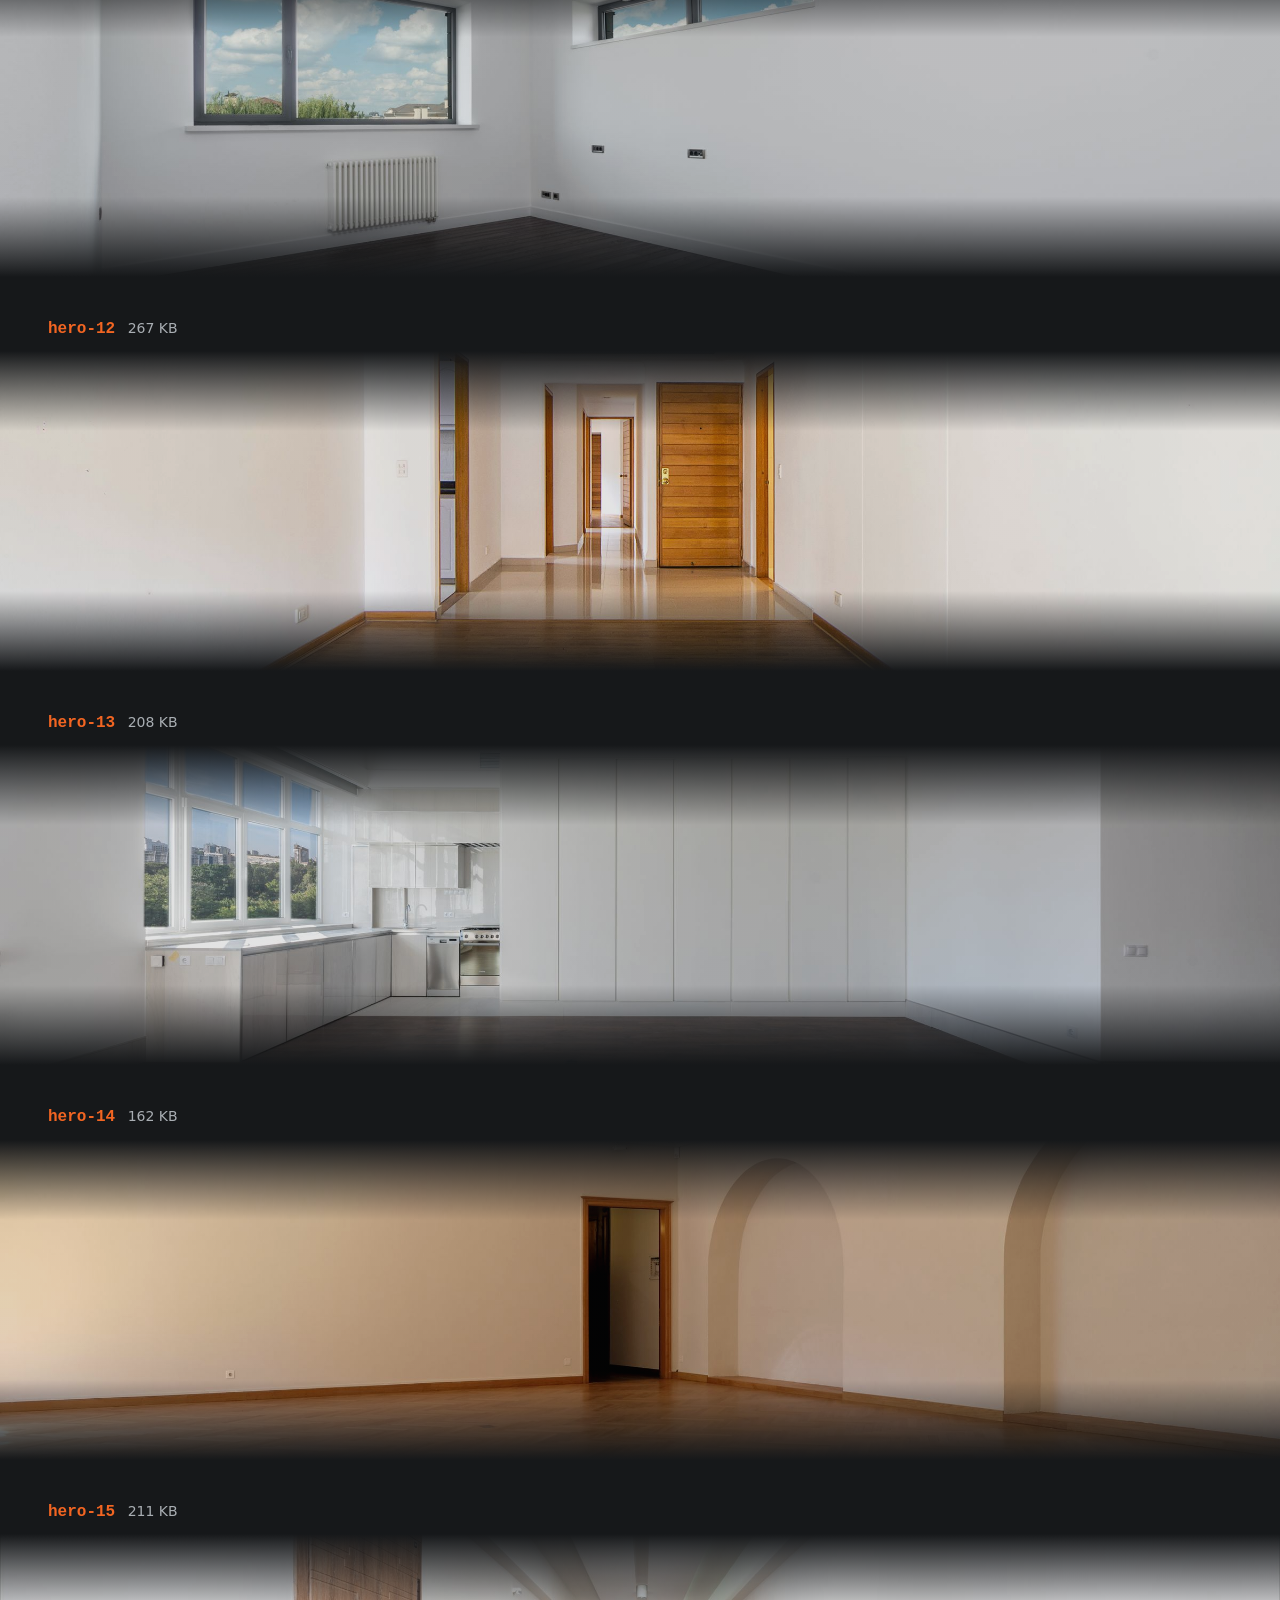
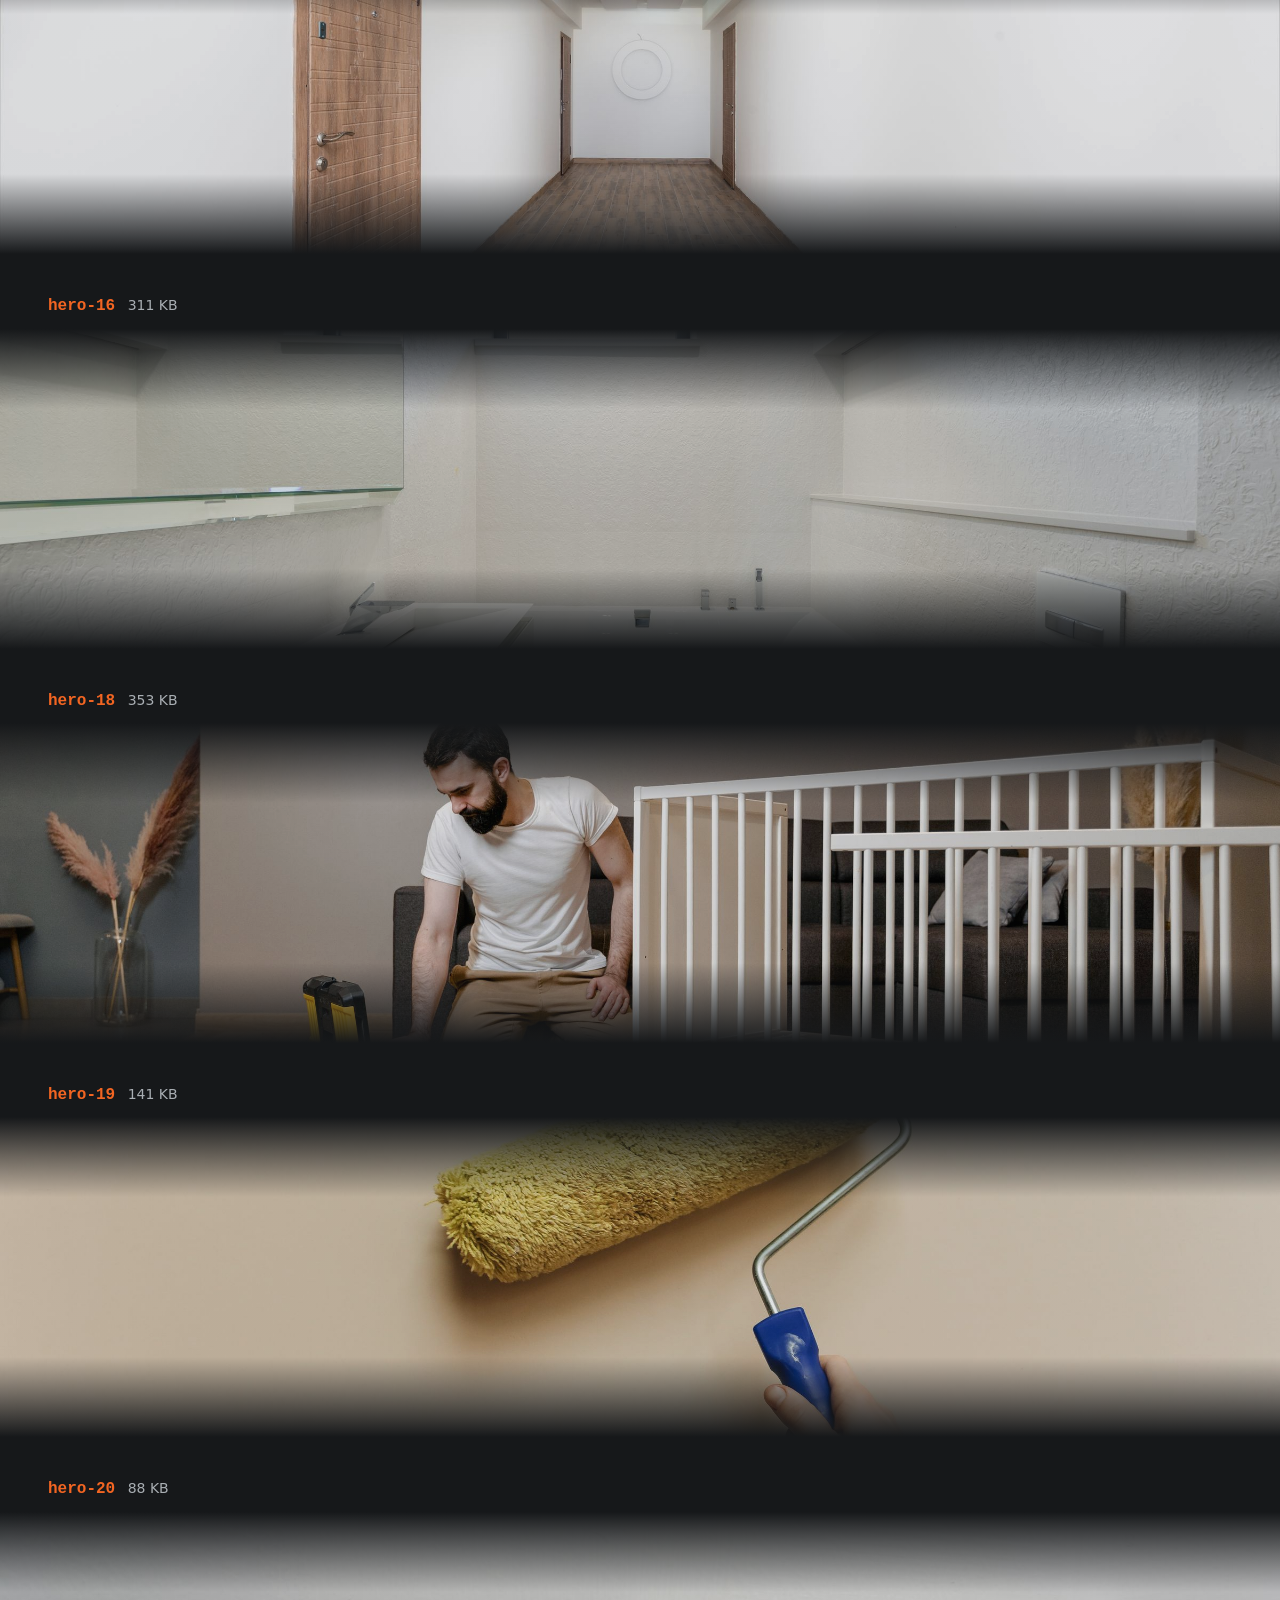
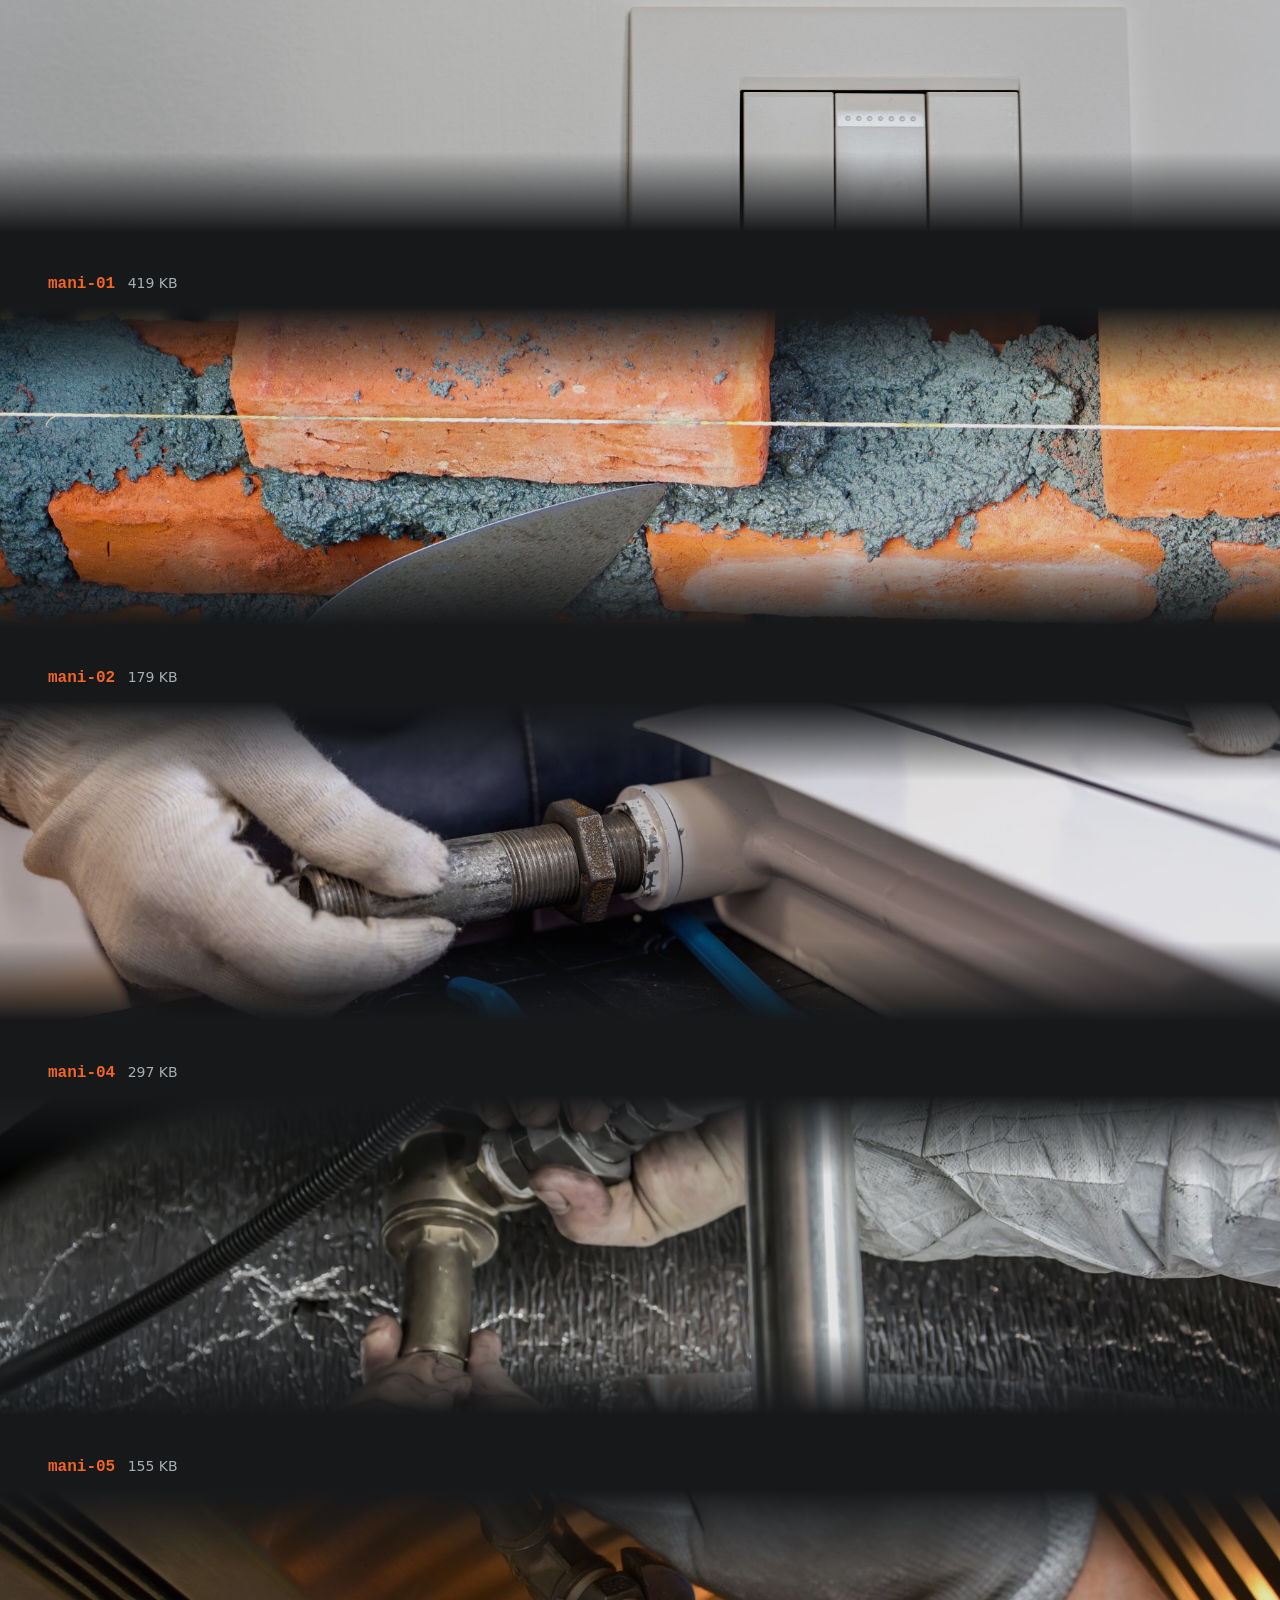
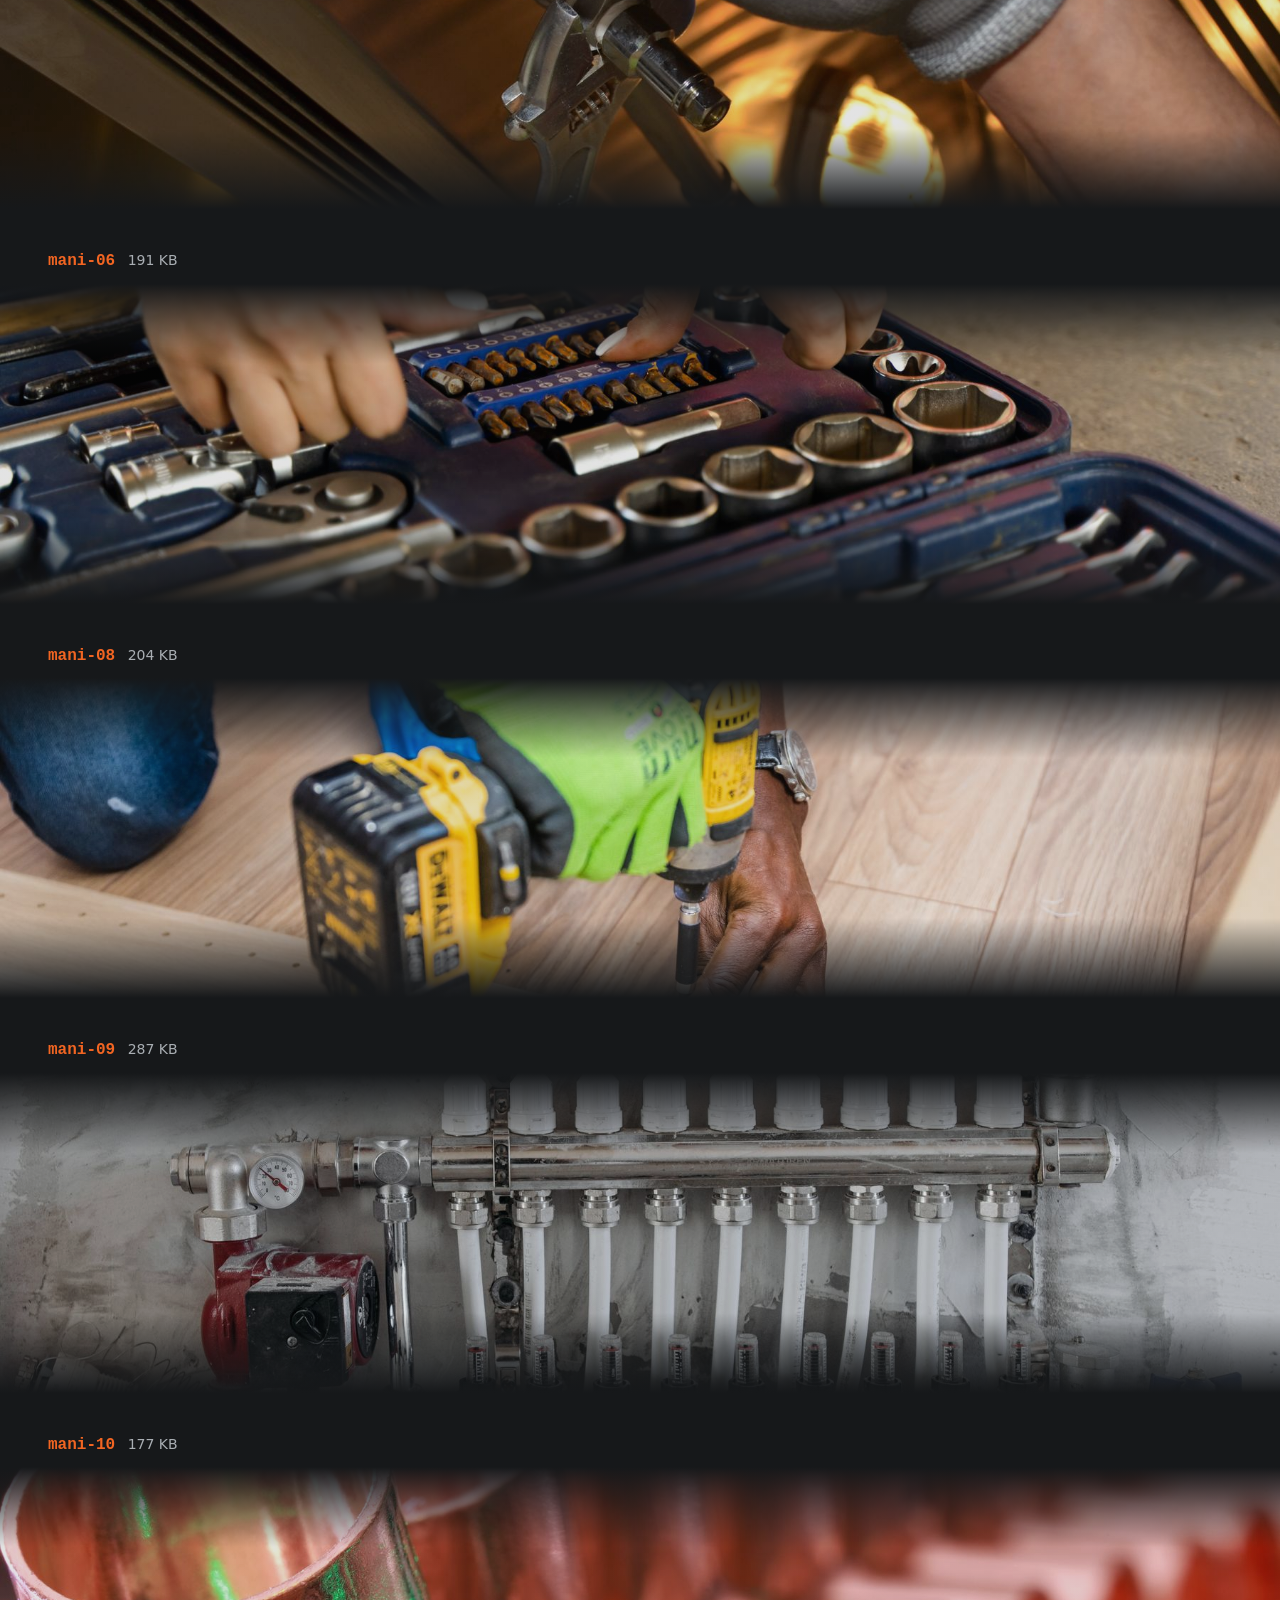
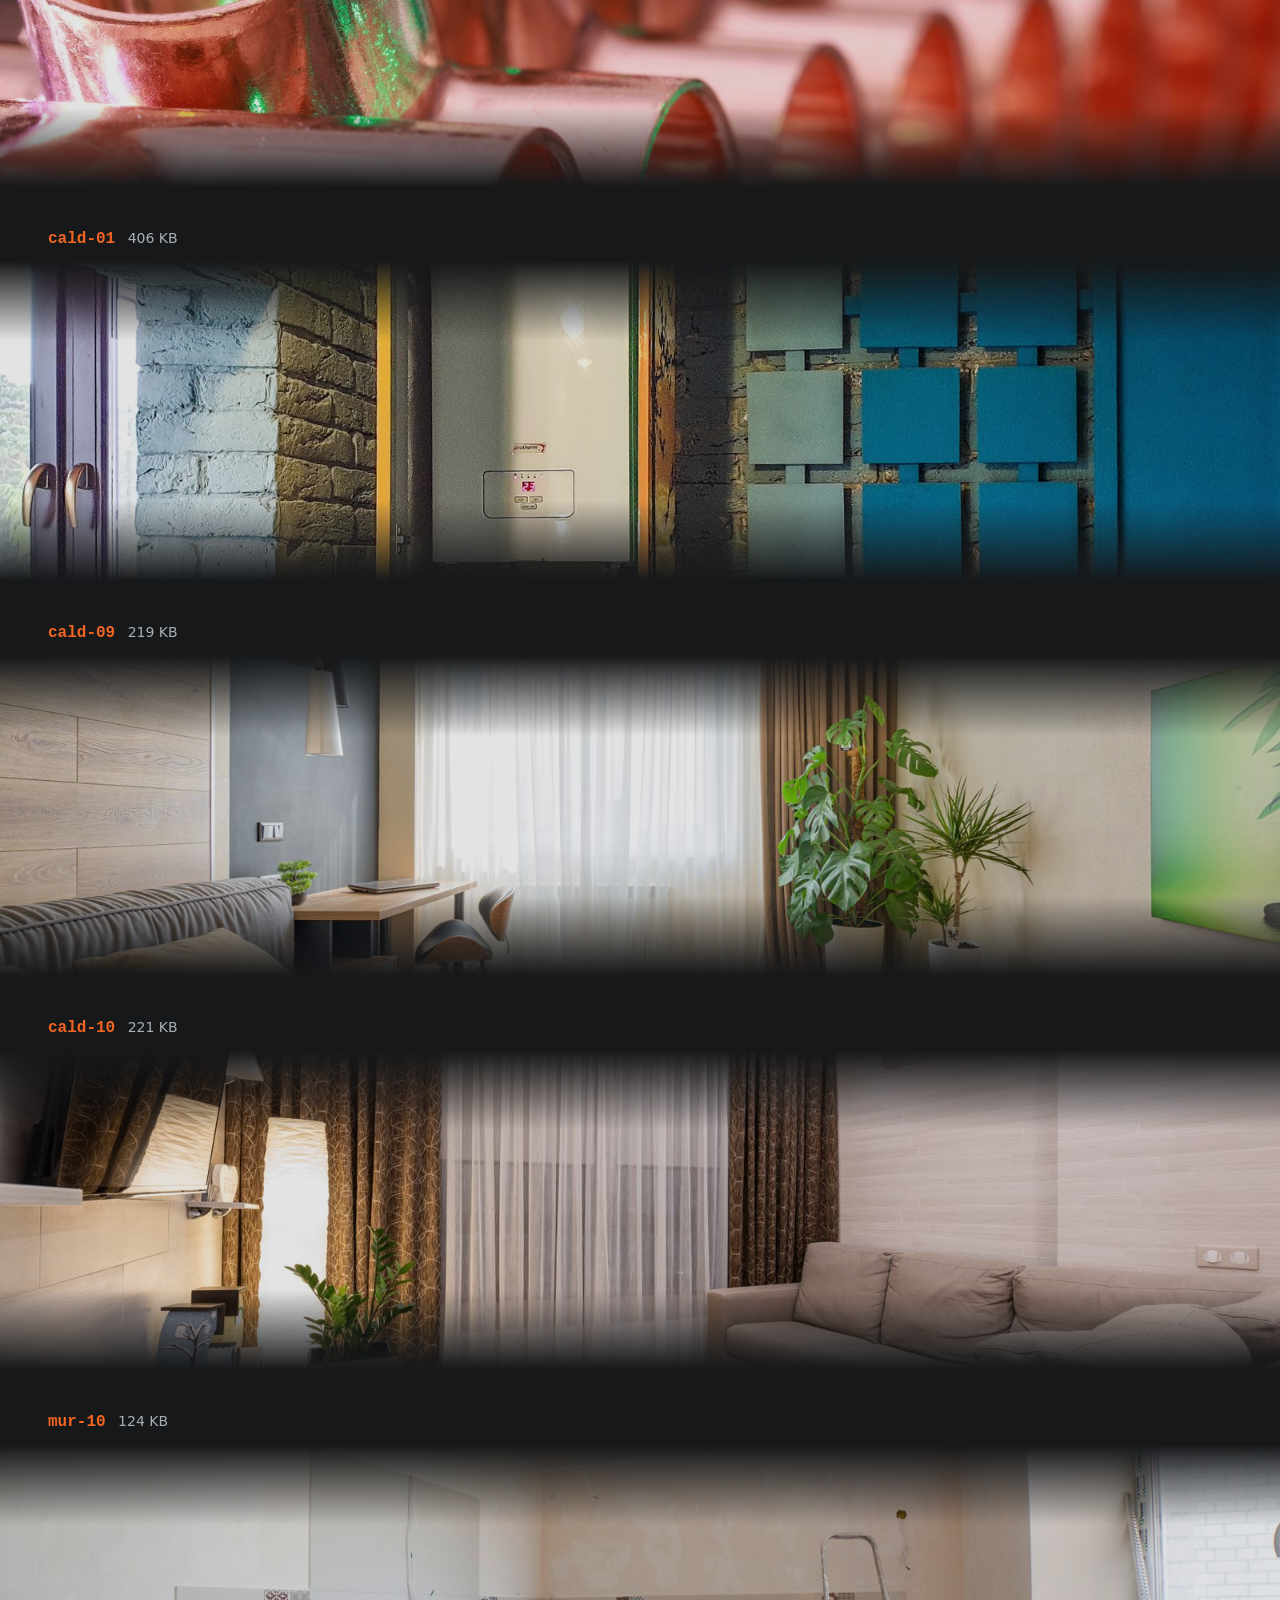
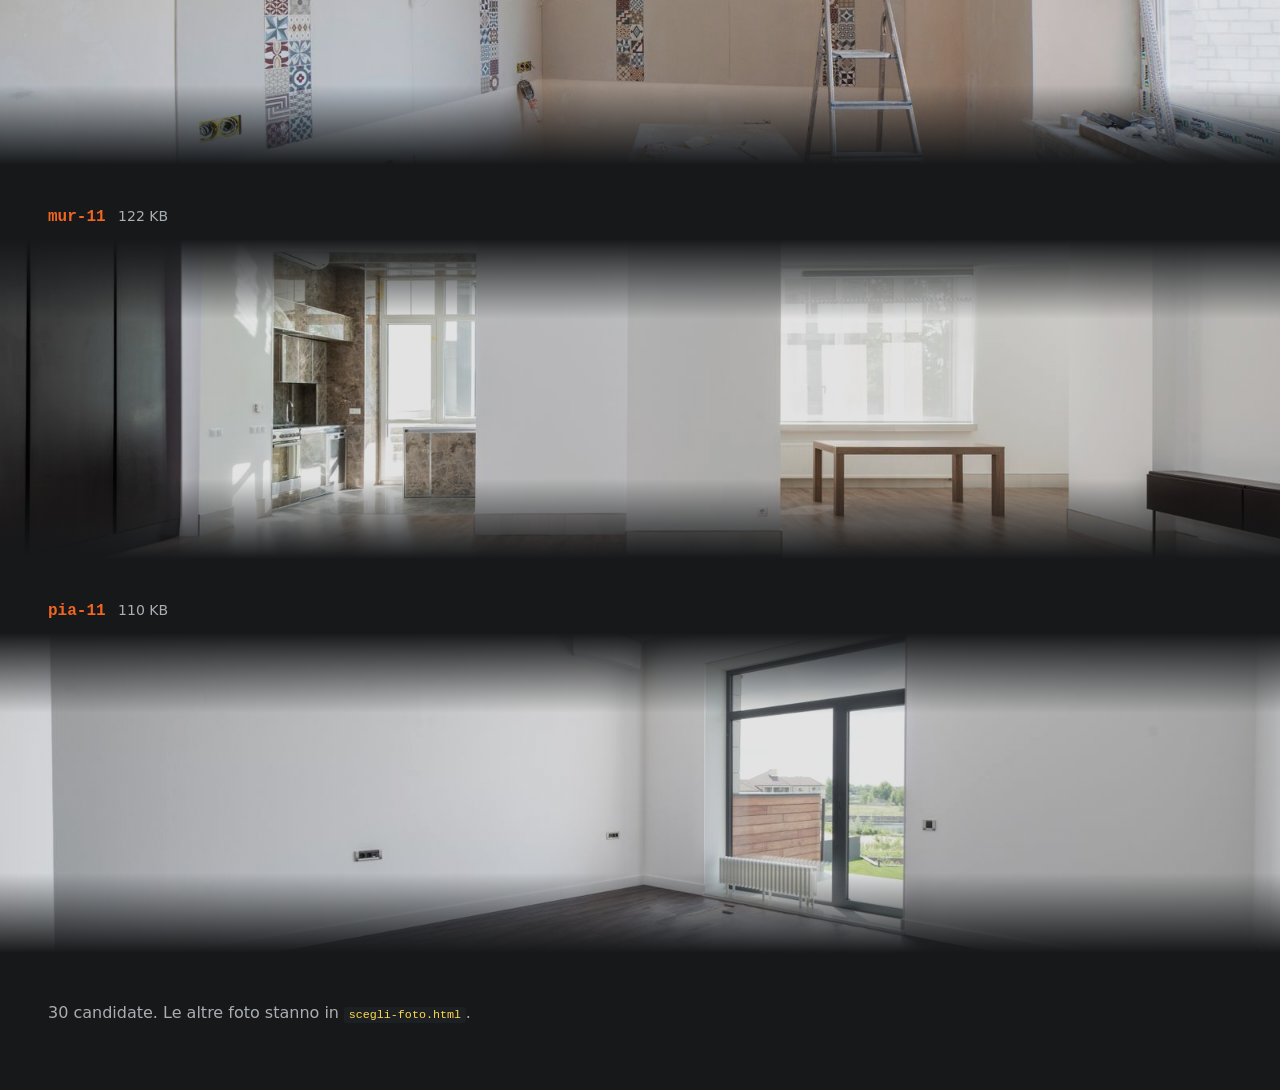
<file: scegli-fasce.html>
<!doctype html>
<html lang="it">
<head>
<meta charset="utf-8">
<meta name="viewport" content="width=device-width, initial-scale=1">
<title>Scegli le fasce — sito di Gabriele</title>
<style>
  :root { --ink:#16181A; --fg:#F5F3F0; --fg2:#A9AEB3; --line:rgba(255,255,255,.13); --orange:#F26522; }
  * { box-sizing: border-box; }
  body { margin:0; background:var(--ink); color:var(--fg);
         font-family: system-ui,-apple-system,'Segoe UI',sans-serif; line-height:1.55; }
  .testata { padding: clamp(2rem,5vw,3.5rem) clamp(1.25rem,4vw,3rem) 1.5rem; border-bottom:1px solid var(--line); }
  .testata h1 { margin:0 0 .75rem; font-size: clamp(1.5rem,3.5vw,2.25rem); }
  .testata p { margin:.5rem 0; color:var(--fg2); max-width:72ch; }
  code { background:#1D2023; padding:.1em .4em; border-radius:3px; color:#FFD84D; font-size:.9em; }

  .prova { padding-top: 2.5rem; }
  .targa { margin:0 clamp(1.25rem,4vw,3rem) .6rem; font-size:.875rem; color:var(--fg2); }
  .targa b { color:var(--orange); font-family: ui-monospace, Menlo, Consolas, monospace; font-size:1rem; }
  .targa span { margin-left:.5rem; }

  /* identico al sito */
  .stacco { position:relative; height: clamp(190px, 25vw, 330px); overflow:hidden; }
  .stacco img { width:100%; height:100%; object-fit:cover; filter: saturate(.92) contrast(1.04); }
  .stacco::after {
    content:''; position:absolute; inset:0;
    background: linear-gradient(to bottom,
      var(--ink) 0%, rgba(22,24,26,.12) 25%, rgba(22,24,26,.12) 75%, var(--ink) 100%);
  }
  .coda { padding: 3rem clamp(1.25rem,4vw,3rem) 4rem; color:var(--fg2); }
</style>
</head>
<body>
<div class="testata">
  <h1>Scegli le due fasce</h1>
  <p>Ogni striscia qui sotto è renderizzata <b>esattamente</b> come apparirà nel sito: stessa altezza, stesso ritaglio, stesso trattamento. Quello che vedi è quello che esce.</p>
  <p>Nel sito ce ne stanno due: una tra i servizi e "Sono Gabriele", una tra "come funziona" e le recensioni. Dimmi due nomi (per esempio <code>hero-09</code> e <code>mani-05</code>) e le monto.</p>
  <p>Se non ti convince nessuna, dimmelo e cerco altrove: qui ci sono solo le candidate già scaricate.</p>
</div>

  <section class="prova">
    <p class="targa"><b>hero-01</b> <span>340 KB</span></p>
    <div class="stacco">
      <img src="img/scelta/hero-01.jpg" alt="" loading="lazy">
    </div>
  </section>

  <section class="prova">
    <p class="targa"><b>hero-05</b> <span>266 KB</span></p>
    <div class="stacco">
      <img src="img/scelta/hero-05.jpg" alt="" loading="lazy">
    </div>
  </section>

  <section class="prova">
    <p class="targa"><b>hero-06</b> <span>706 KB</span></p>
    <div class="stacco">
      <img src="img/scelta/hero-06.jpg" alt="" loading="lazy">
    </div>
  </section>

  <section class="prova">
    <p class="targa"><b>hero-07</b> <span>506 KB</span></p>
    <div class="stacco">
      <img src="img/scelta/hero-07.jpg" alt="" loading="lazy">
    </div>
  </section>

  <section class="prova">
    <p class="targa"><b>hero-08</b> <span>411 KB</span></p>
    <div class="stacco">
      <img src="img/scelta/hero-08.jpg" alt="" loading="lazy">
    </div>
  </section>

  <section class="prova">
    <p class="targa"><b>hero-09</b> <span>627 KB</span></p>
    <div class="stacco">
      <img src="img/scelta/hero-09.jpg" alt="" loading="lazy">
    </div>
  </section>

  <section class="prova">
    <p class="targa"><b>hero-10</b> <span>467 KB</span></p>
    <div class="stacco">
      <img src="img/scelta/hero-10.jpg" alt="" loading="lazy">
    </div>
  </section>

  <section class="prova">
    <p class="targa"><b>hero-11</b> <span>208 KB</span></p>
    <div class="stacco">
      <img src="img/scelta/hero-11.jpg" alt="" loading="lazy">
    </div>
  </section>

  <section class="prova">
    <p class="targa"><b>hero-12</b> <span>267 KB</span></p>
    <div class="stacco">
      <img src="img/scelta/hero-12.jpg" alt="" loading="lazy">
    </div>
  </section>

  <section class="prova">
    <p class="targa"><b>hero-13</b> <span>208 KB</span></p>
    <div class="stacco">
      <img src="img/scelta/hero-13.jpg" alt="" loading="lazy">
    </div>
  </section>

  <section class="prova">
    <p class="targa"><b>hero-14</b> <span>162 KB</span></p>
    <div class="stacco">
      <img src="img/scelta/hero-14.jpg" alt="" loading="lazy">
    </div>
  </section>

  <section class="prova">
    <p class="targa"><b>hero-15</b> <span>211 KB</span></p>
    <div class="stacco">
      <img src="img/scelta/hero-15.jpg" alt="" loading="lazy">
    </div>
  </section>

  <section class="prova">
    <p class="targa"><b>hero-16</b> <span>311 KB</span></p>
    <div class="stacco">
      <img src="img/scelta/hero-16.jpg" alt="" loading="lazy">
    </div>
  </section>

  <section class="prova">
    <p class="targa"><b>hero-18</b> <span>353 KB</span></p>
    <div class="stacco">
      <img src="img/scelta/hero-18.jpg" alt="" loading="lazy">
    </div>
  </section>

  <section class="prova">
    <p class="targa"><b>hero-19</b> <span>141 KB</span></p>
    <div class="stacco">
      <img src="img/scelta/hero-19.jpg" alt="" loading="lazy">
    </div>
  </section>

  <section class="prova">
    <p class="targa"><b>hero-20</b> <span>88 KB</span></p>
    <div class="stacco">
      <img src="img/scelta/hero-20.jpg" alt="" loading="lazy">
    </div>
  </section>

  <section class="prova">
    <p class="targa"><b>mani-01</b> <span>419 KB</span></p>
    <div class="stacco">
      <img src="img/scelta/mani-01.jpg" alt="" loading="lazy">
    </div>
  </section>

  <section class="prova">
    <p class="targa"><b>mani-02</b> <span>179 KB</span></p>
    <div class="stacco">
      <img src="img/scelta/mani-02.jpg" alt="" loading="lazy">
    </div>
  </section>

  <section class="prova">
    <p class="targa"><b>mani-04</b> <span>297 KB</span></p>
    <div class="stacco">
      <img src="img/scelta/mani-04.jpg" alt="" loading="lazy">
    </div>
  </section>

  <section class="prova">
    <p class="targa"><b>mani-05</b> <span>155 KB</span></p>
    <div class="stacco">
      <img src="img/scelta/mani-05.jpg" alt="" loading="lazy">
    </div>
  </section>

  <section class="prova">
    <p class="targa"><b>mani-06</b> <span>191 KB</span></p>
    <div class="stacco">
      <img src="img/scelta/mani-06.jpg" alt="" loading="lazy">
    </div>
  </section>

  <section class="prova">
    <p class="targa"><b>mani-08</b> <span>204 KB</span></p>
    <div class="stacco">
      <img src="img/scelta/mani-08.jpg" alt="" loading="lazy">
    </div>
  </section>

  <section class="prova">
    <p class="targa"><b>mani-09</b> <span>287 KB</span></p>
    <div class="stacco">
      <img src="img/scelta/mani-09.jpg" alt="" loading="lazy">
    </div>
  </section>

  <section class="prova">
    <p class="targa"><b>mani-10</b> <span>177 KB</span></p>
    <div class="stacco">
      <img src="img/scelta/mani-10.jpg" alt="" loading="lazy">
    </div>
  </section>

  <section class="prova">
    <p class="targa"><b>cald-01</b> <span>406 KB</span></p>
    <div class="stacco">
      <img src="img/scelta/cald-01.jpg" alt="" loading="lazy">
    </div>
  </section>

  <section class="prova">
    <p class="targa"><b>cald-09</b> <span>219 KB</span></p>
    <div class="stacco">
      <img src="img/scelta/cald-09.jpg" alt="" loading="lazy">
    </div>
  </section>

  <section class="prova">
    <p class="targa"><b>cald-10</b> <span>221 KB</span></p>
    <div class="stacco">
      <img src="img/scelta/cald-10.jpg" alt="" loading="lazy">
    </div>
  </section>

  <section class="prova">
    <p class="targa"><b>mur-10</b> <span>124 KB</span></p>
    <div class="stacco">
      <img src="img/scelta/mur-10.jpg" alt="" loading="lazy">
    </div>
  </section>

  <section class="prova">
    <p class="targa"><b>mur-11</b> <span>122 KB</span></p>
    <div class="stacco">
      <img src="img/scelta/mur-11.jpg" alt="" loading="lazy">
    </div>
  </section>

  <section class="prova">
    <p class="targa"><b>pia-11</b> <span>110 KB</span></p>
    <div class="stacco">
      <img src="img/scelta/pia-11.jpg" alt="" loading="lazy">
    </div>
  </section>

<div class="coda">30 candidate. Le altre foto stanno in <code>scegli-foto.html</code>.</div>
</body>
</html>
</file>
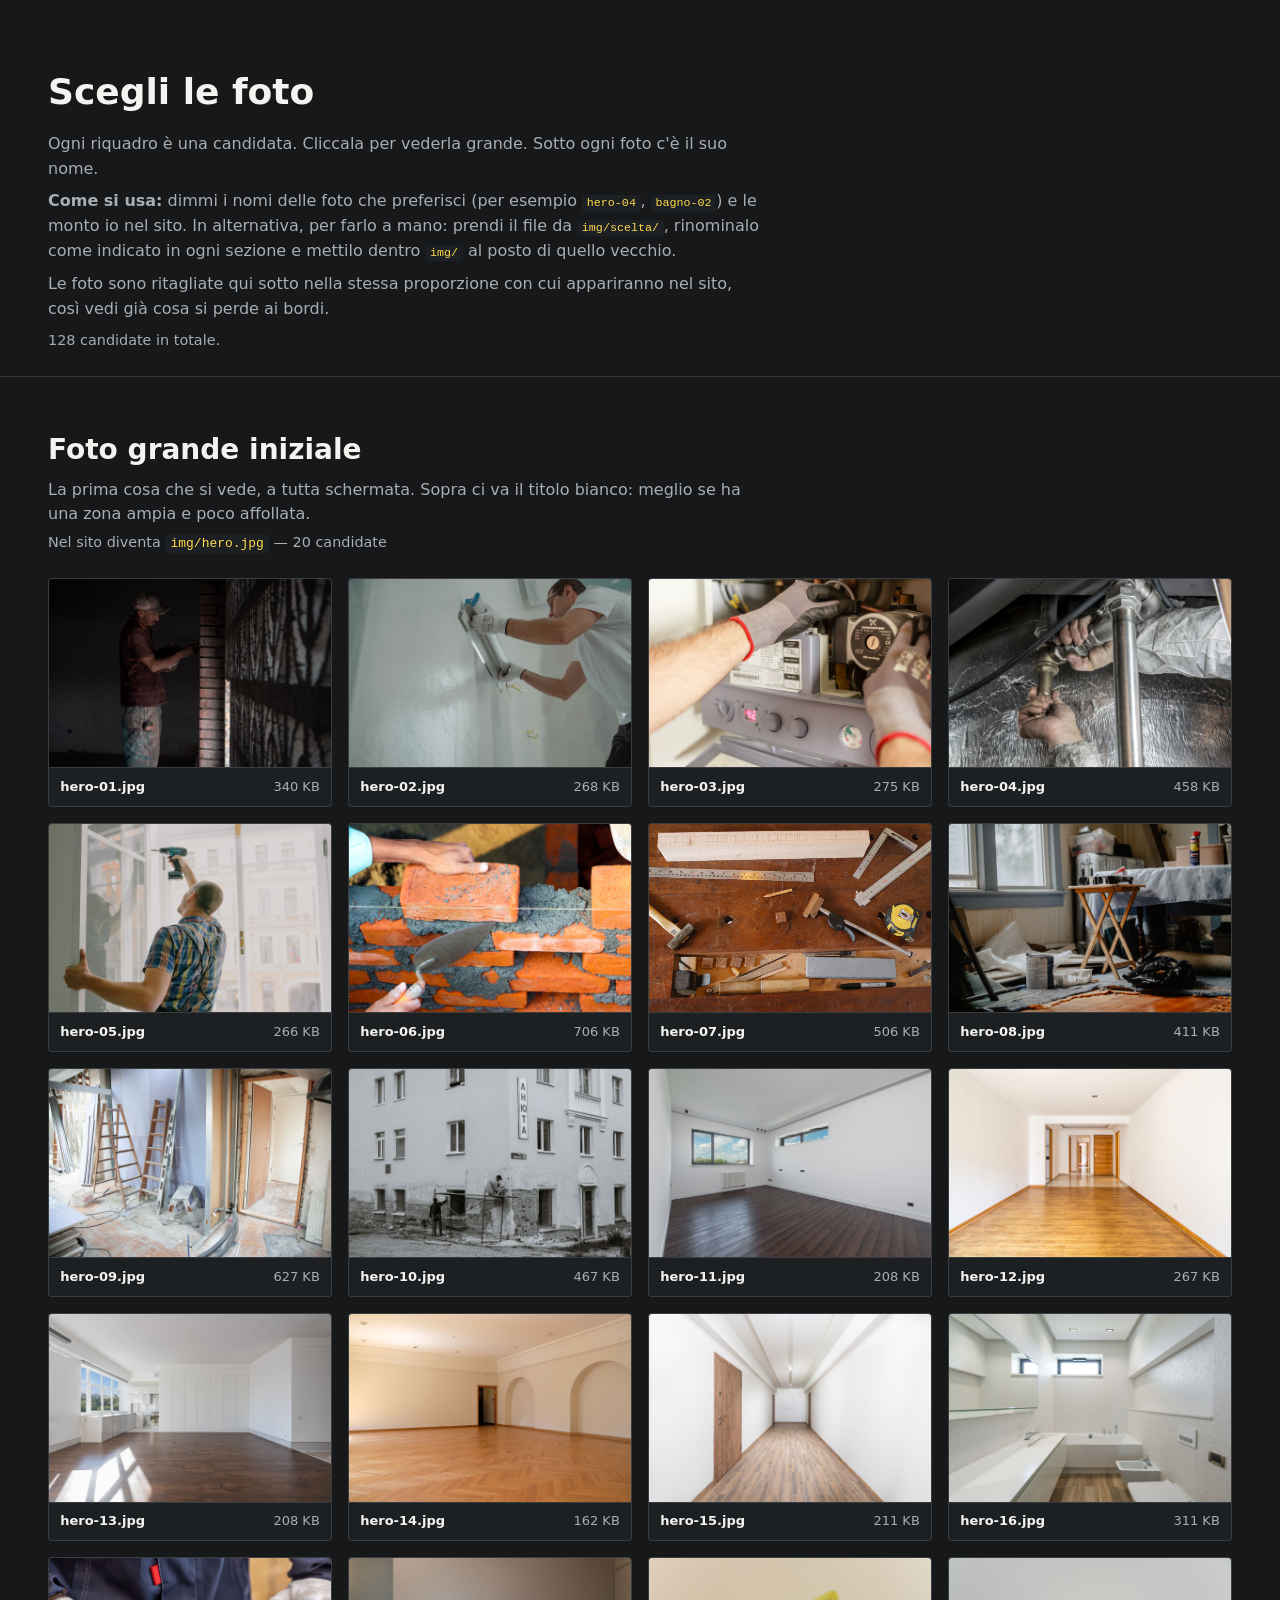
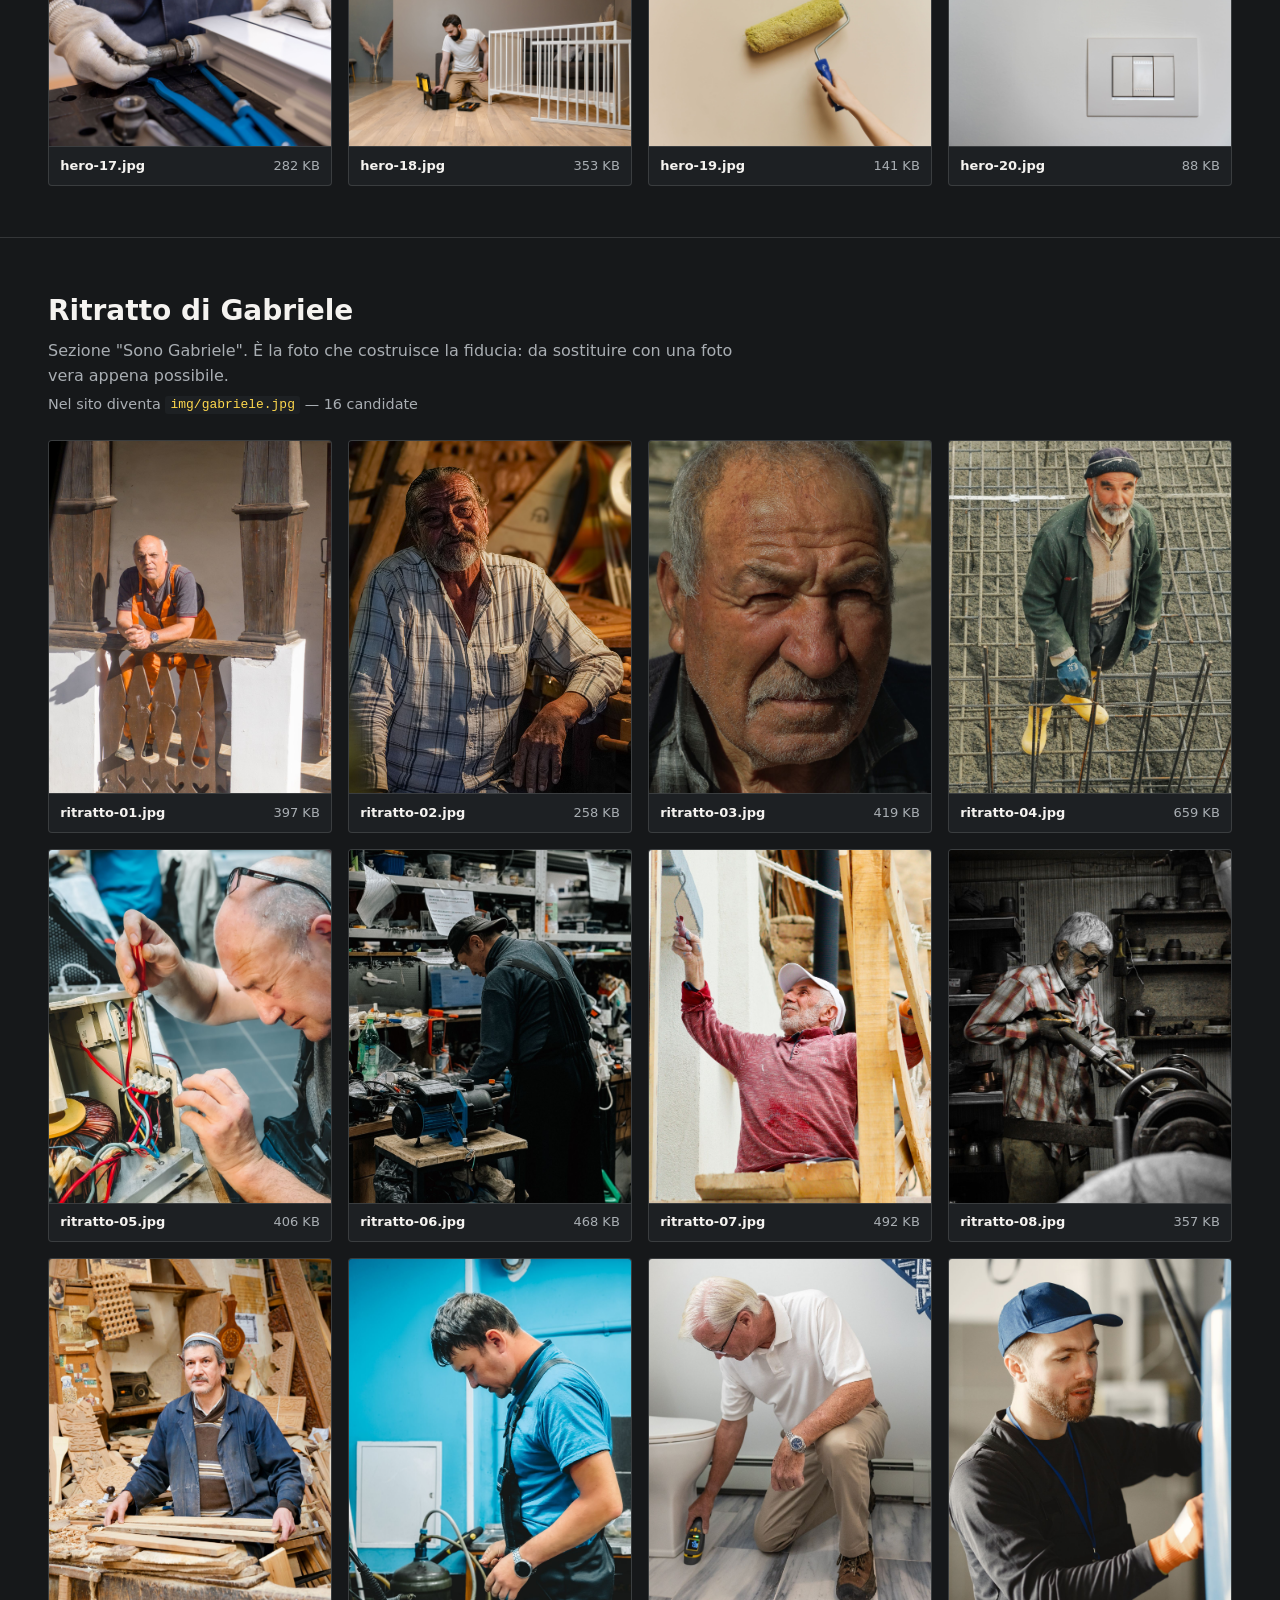
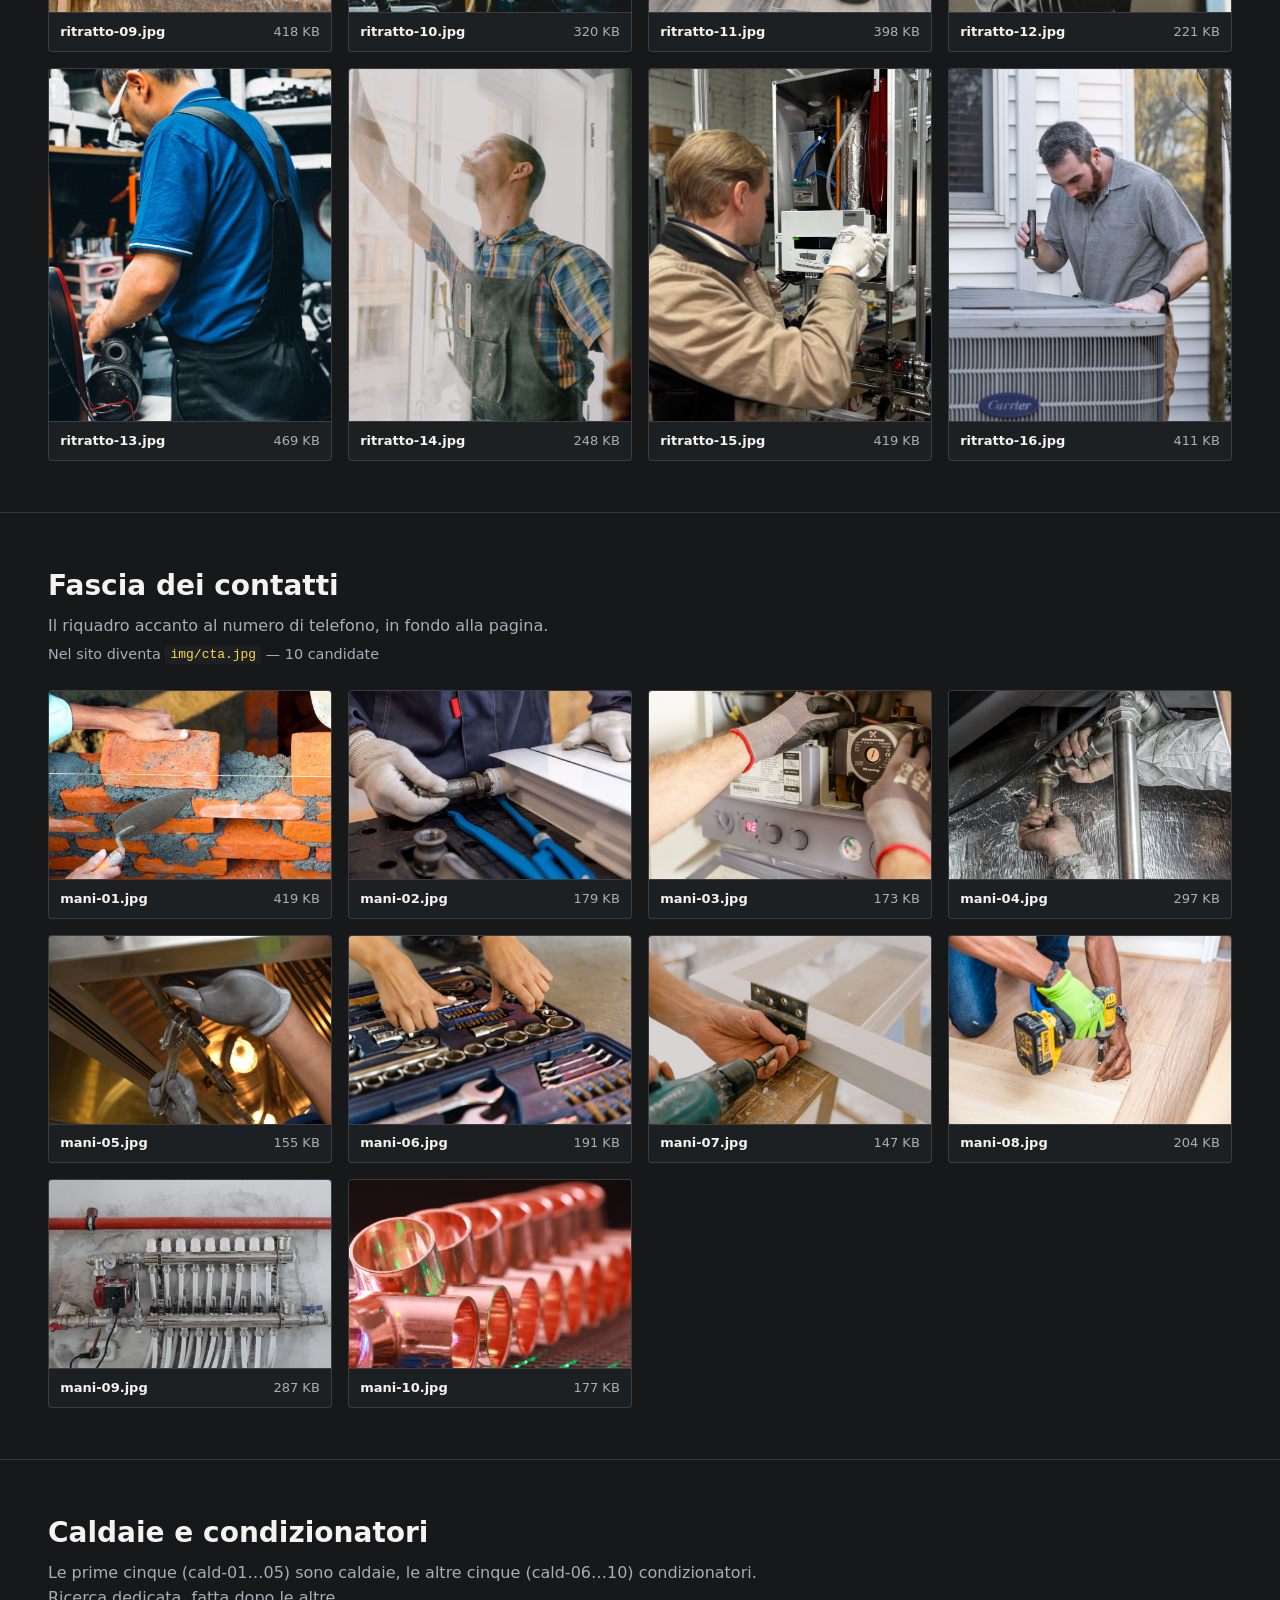
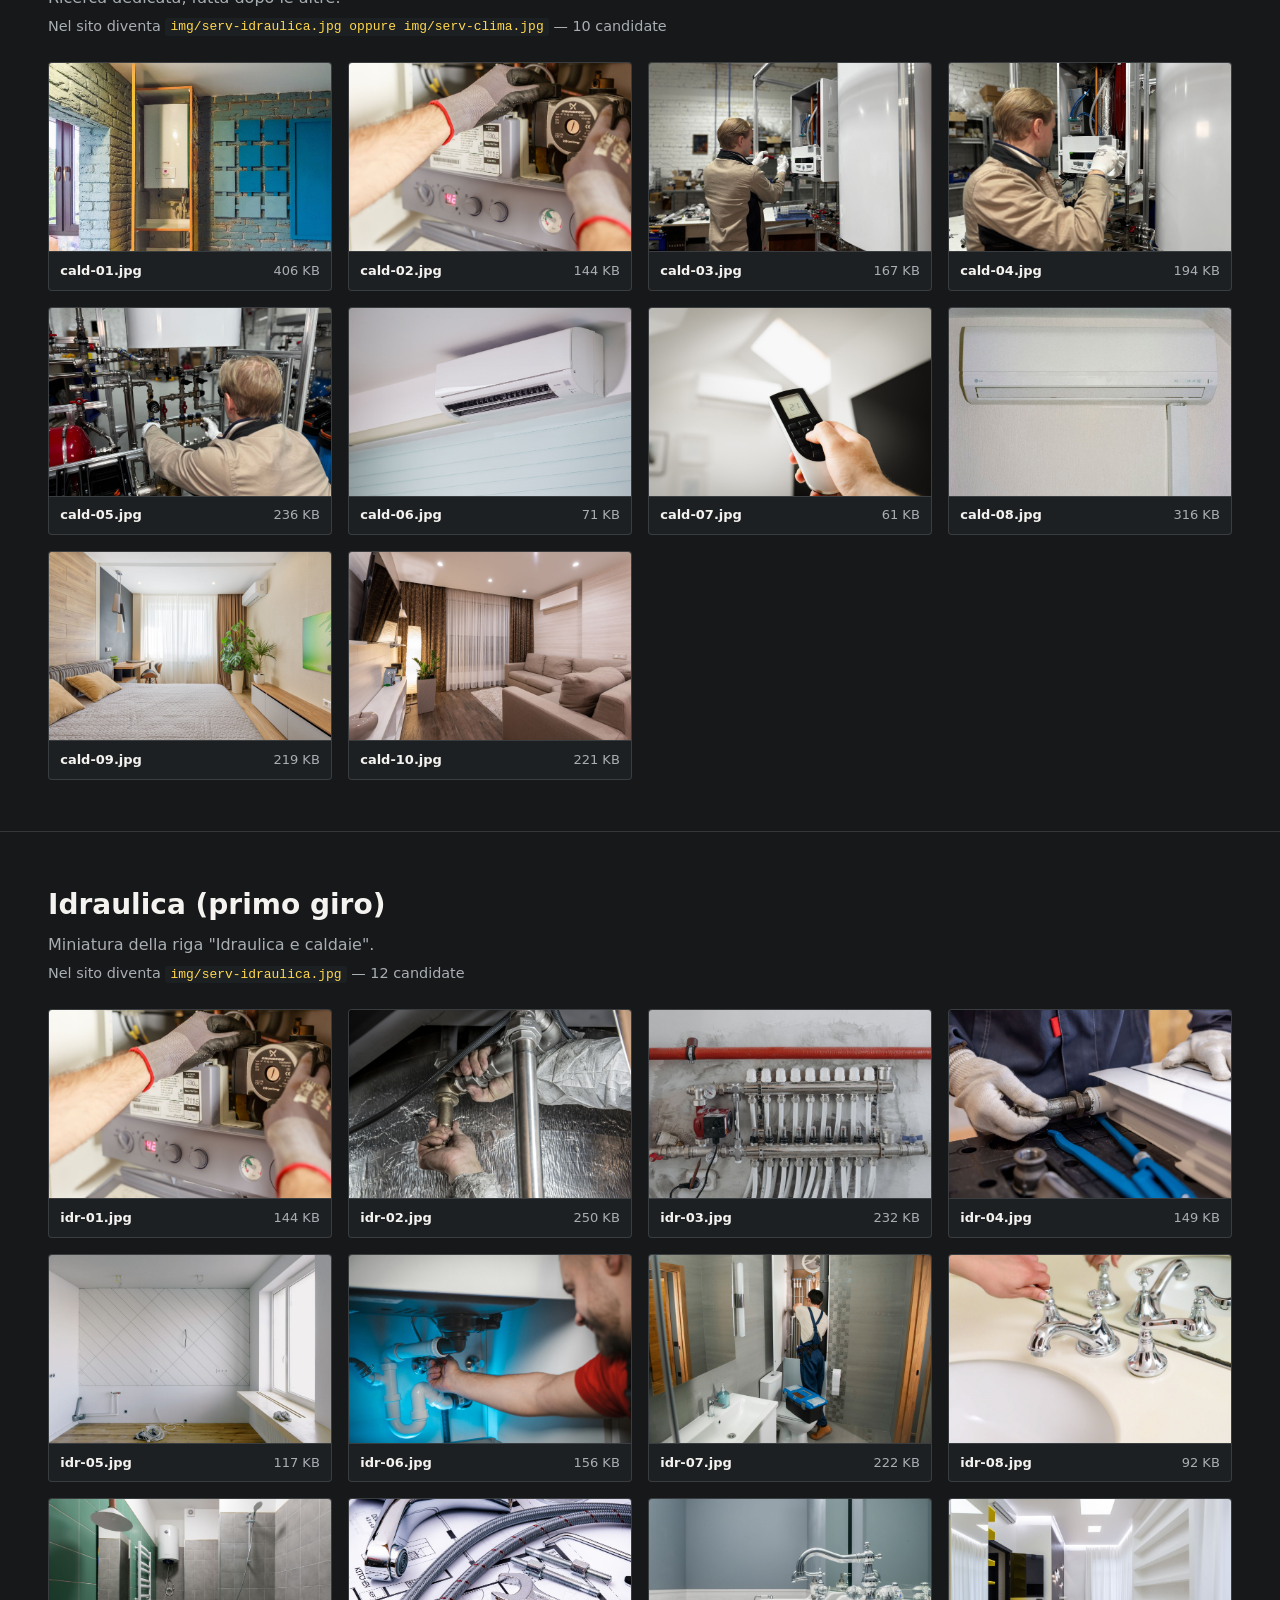
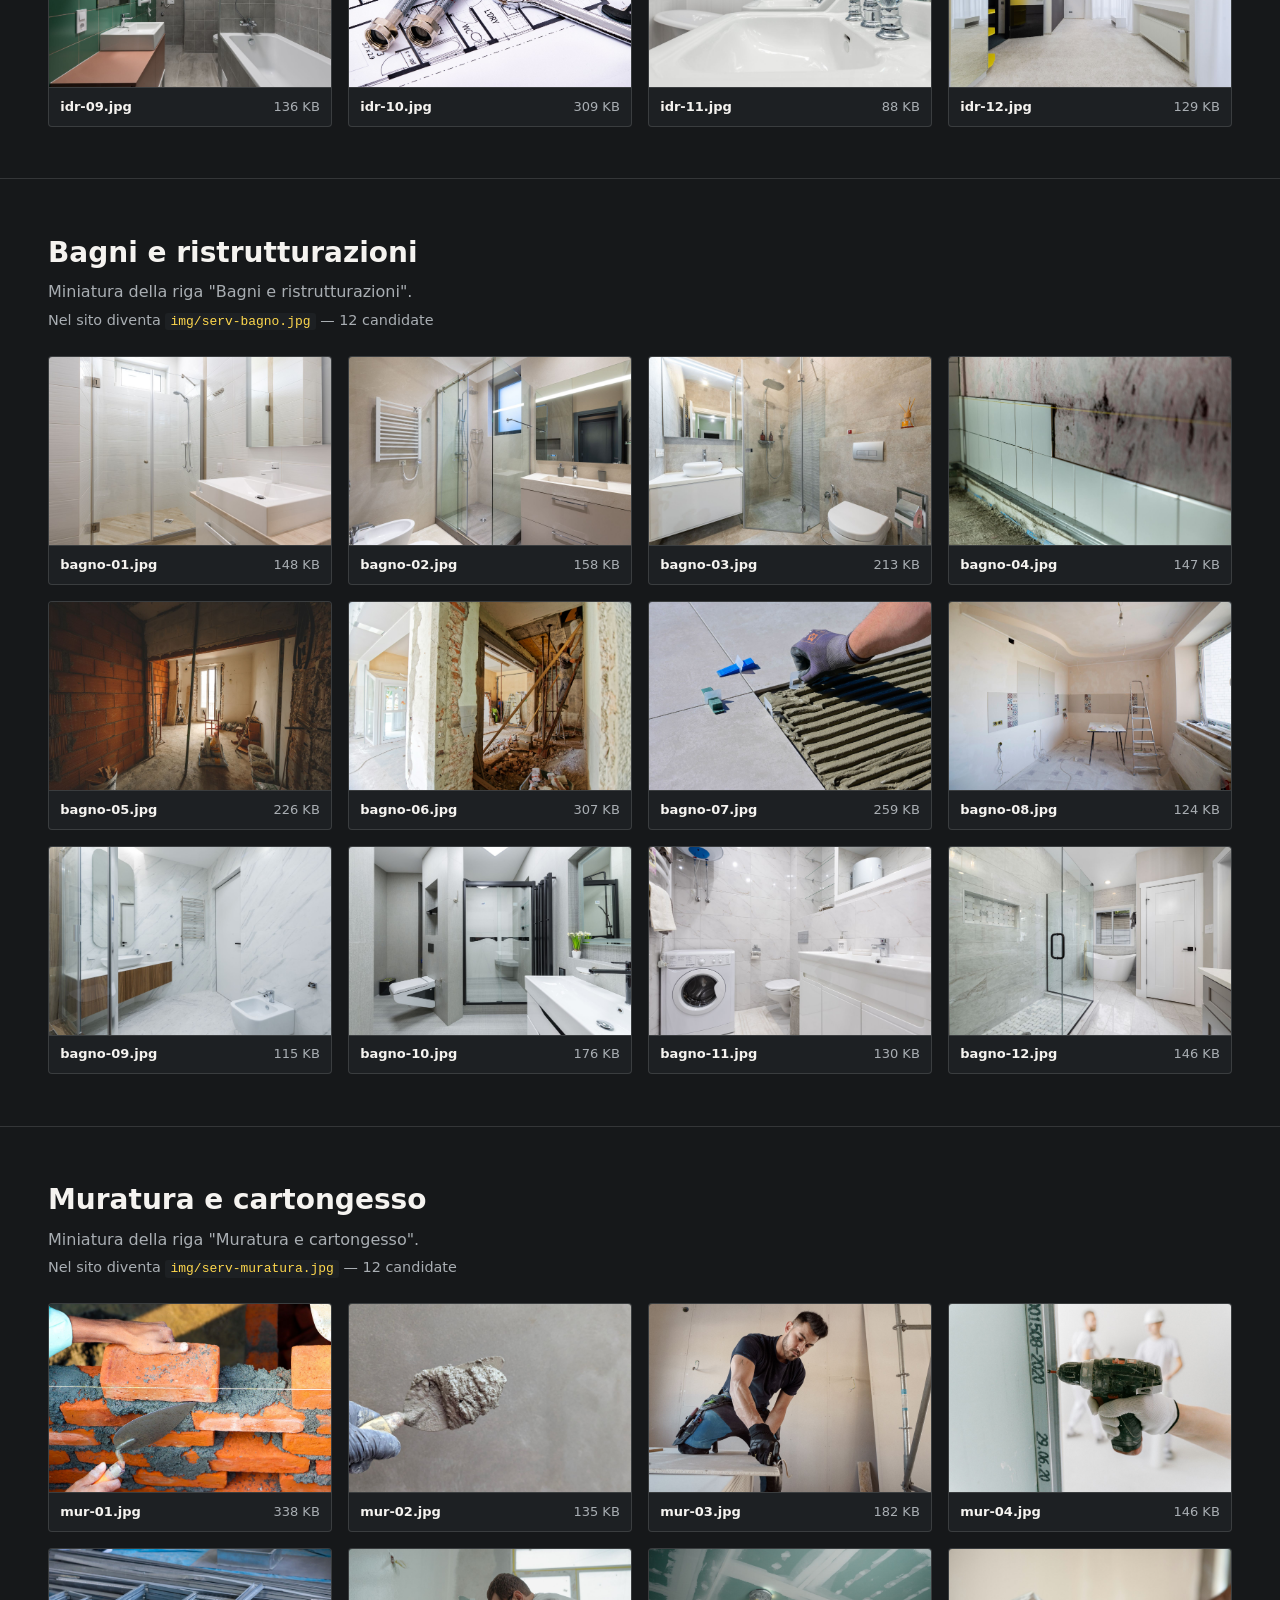
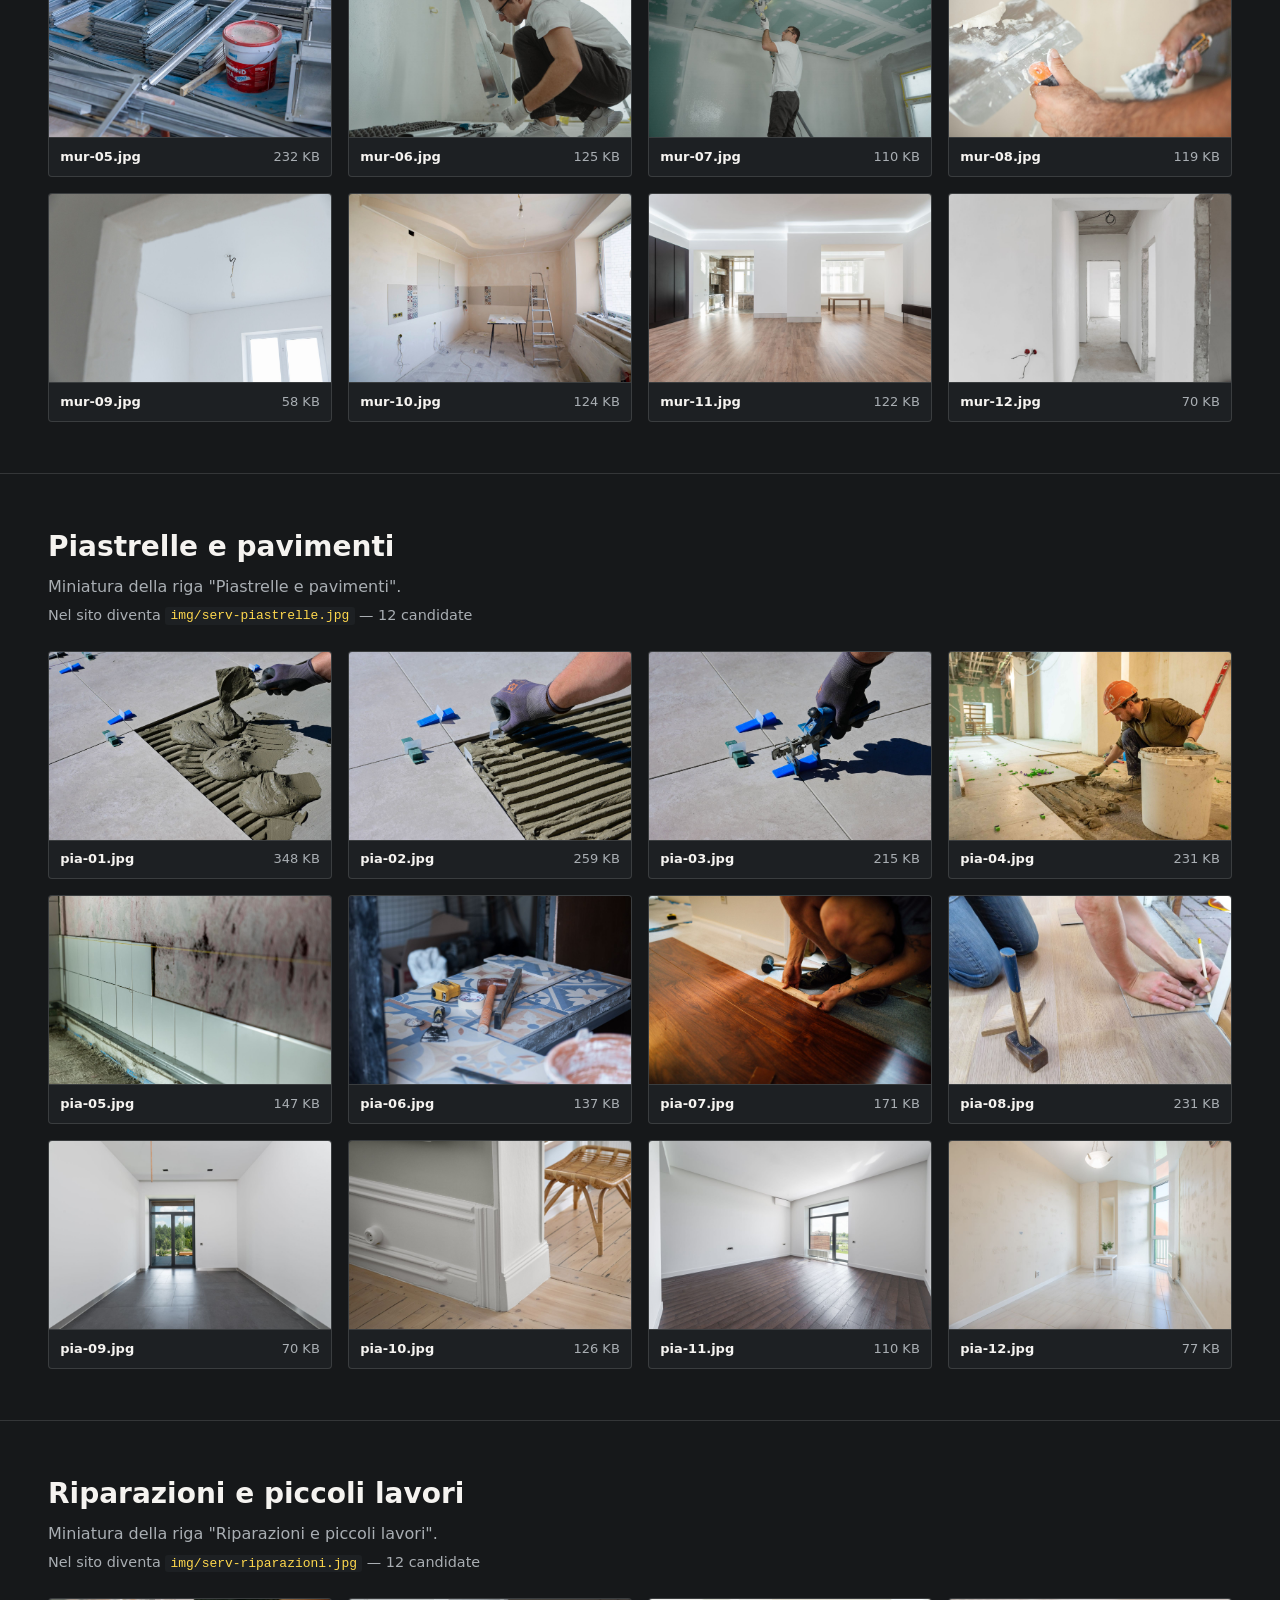
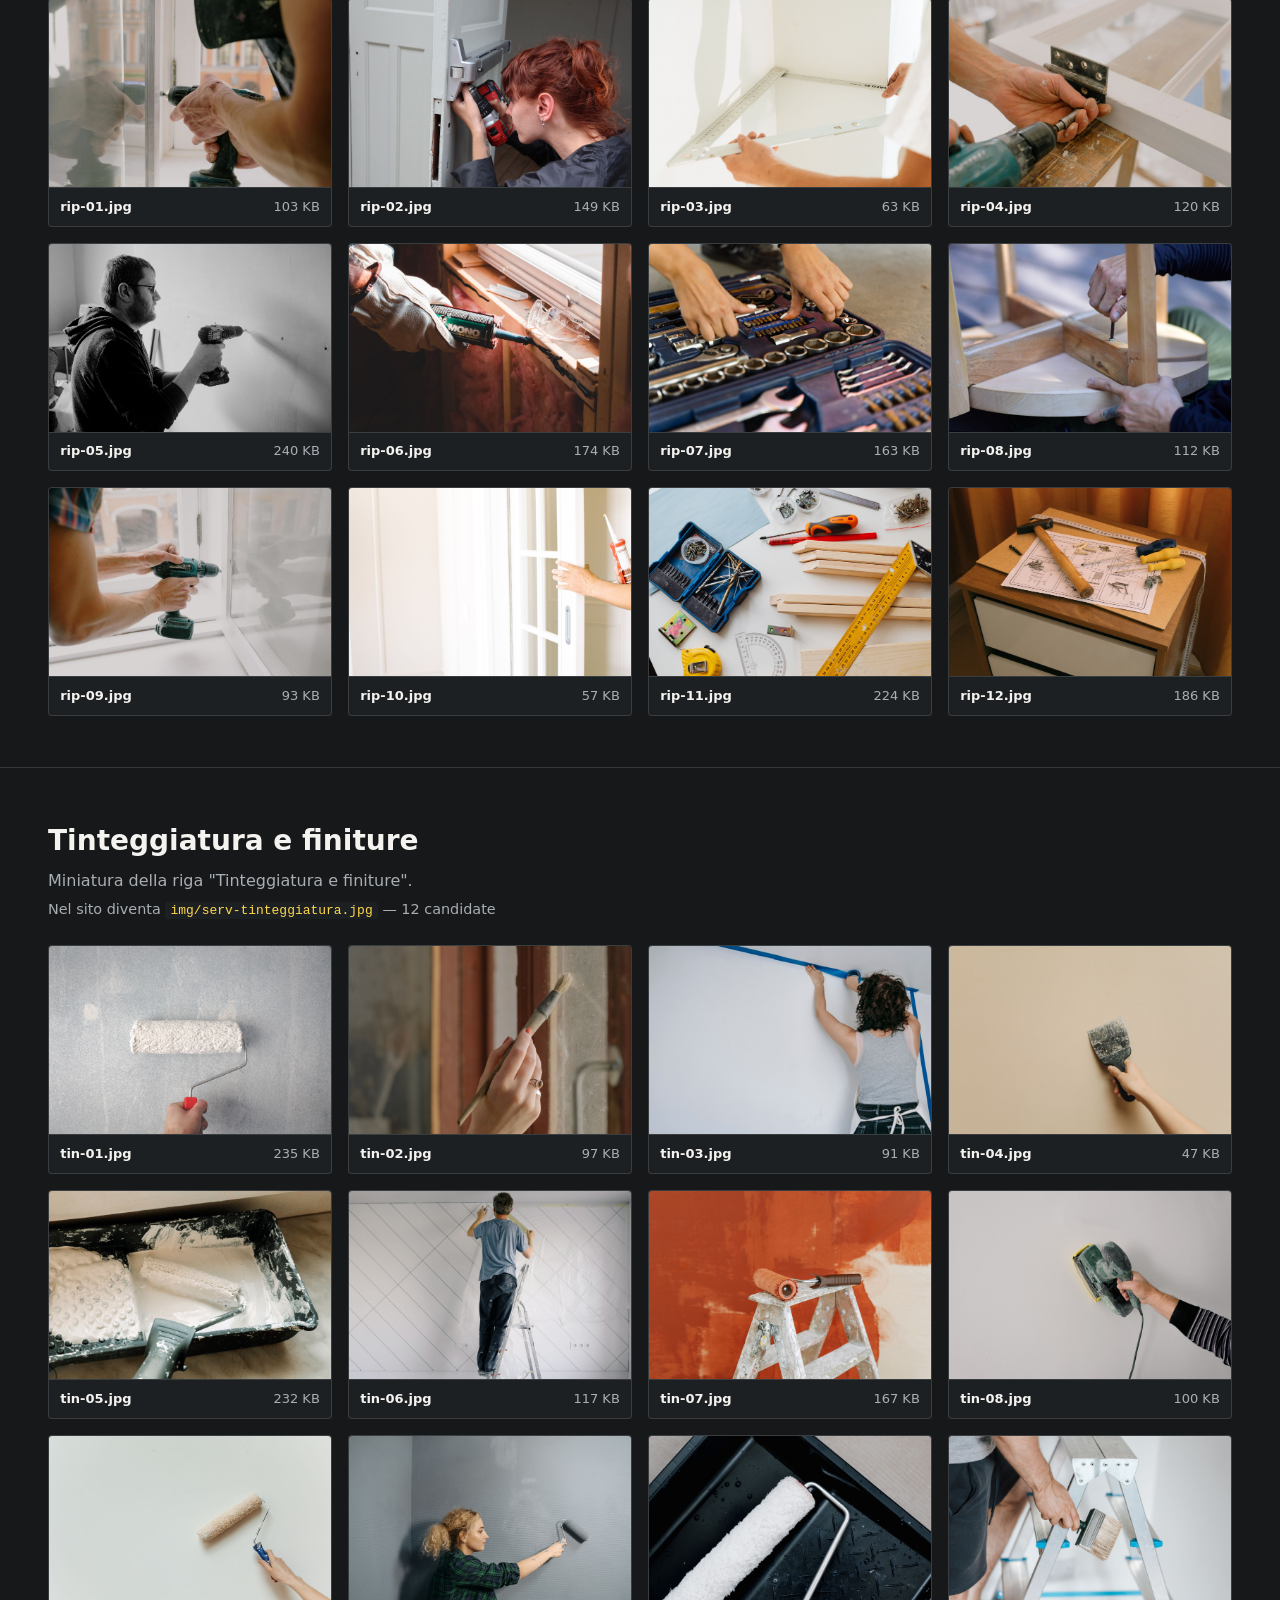
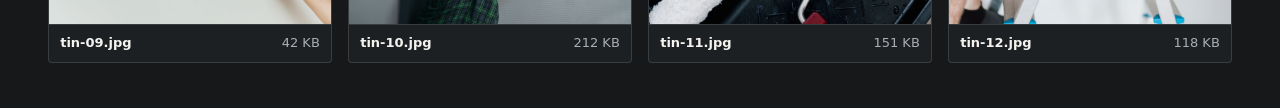
<file: scegli-foto.html>
<!doctype html>
<html lang="it">
<head>
<meta charset="utf-8">
<meta name="viewport" content="width=device-width, initial-scale=1">
<title>Scegli le foto — sito di Gabriele</title>
<style>
  :root { --ink:#16181A; --ink2:#1D2023; --fg:#F5F3F0; --fg2:#A9AEB3; --line:rgba(255,255,255,.13); --orange:#F26522; }
  * { box-sizing: border-box; }
  body { margin:0; background:var(--ink); color:var(--fg);
         font-family: system-ui,-apple-system,'Segoe UI',sans-serif; line-height:1.55; }
  .testata { padding: clamp(2rem,5vw,4rem) clamp(1.25rem,4vw,3rem) 1rem; border-bottom:1px solid var(--line); }
  .testata h1 { margin:0 0 .75rem; font-size: clamp(1.5rem,3.5vw,2.25rem); }
  .testata p { margin:.5rem 0; color:var(--fg2); max-width:70ch; }
  code { background:var(--ink2); padding:.1em .4em; border-radius:3px; color:#FFD84D; font-size:.9em; }
  .gruppo { padding: clamp(2rem,4vw,3.5rem) clamp(1.25rem,4vw,3rem); border-bottom:1px solid var(--line); }
  .gruppo header { margin-bottom:1.5rem; }
  .gruppo h2 { margin:0 0 .4rem; font-size: clamp(1.25rem,2.5vw,1.75rem); }
  .gruppo header p { margin:.25rem 0; color:var(--fg2); max-width:70ch; }
  .dest { font-size:.9rem; }
  .griglia { display:grid; gap:1rem; grid-template-columns: repeat(auto-fill, minmax(260px,1fr)); }
  .scheda { margin:0; background:var(--ink2); border:1px solid var(--line); border-radius:4px; overflow:hidden; }
  .scheda img { display:block; width:100%; height:100%; object-fit:cover; }
  .scheda a { display:block; }
  .orizzontale a { aspect-ratio: 3/2; }
  .verticale a { aspect-ratio: 4/5; }
  figcaption { display:flex; justify-content:space-between; gap:.5rem;
               padding:.55rem .7rem; font-size:.8125rem; color:var(--fg2);
               border-top:1px solid var(--line); }
  figcaption b { color:var(--fg); font-weight:600; }
  .scheda:hover { border-color:var(--orange); }
</style>
</head>
<body>
<div class="testata">
  <h1>Scegli le foto</h1>
  <p>Ogni riquadro è una candidata. Cliccala per vederla grande. Sotto ogni foto c'è il suo nome.</p>
  <p><b>Come si usa:</b> dimmi i nomi delle foto che preferisci (per esempio <code>hero-04</code>, <code>bagno-02</code>) e le monto io nel sito. In alternativa, per farlo a mano: prendi il file da <code>img/scelta/</code>, rinominalo come indicato in ogni sezione e mettilo dentro <code>img/</code> al posto di quello vecchio.</p>
  <p>Le foto sono ritagliate qui sotto nella stessa proporzione con cui appariranno nel sito, così vedi già cosa si perde ai bordi.</p>
  <p class="dest">128 candidate in totale.</p>
</div>

  <section class="gruppo">
    <header>
      <h2>Foto grande iniziale</h2>
      <p>La prima cosa che si vede, a tutta schermata. Sopra ci va il titolo bianco: meglio se ha una zona ampia e poco affollata.</p>
      <p class="dest">Nel sito diventa <code>img/hero.jpg</code> — 20 candidate</p>
    </header>
    <div class="griglia">
      <figure class="scheda orizzontale">
        <a href="img/scelta/hero-01.jpg" target="_blank" rel="noopener">
          <img src="img/scelta/hero-01.jpg" alt="hero-01.jpg" loading="lazy">
        </a>
        <figcaption><b>hero-01.jpg</b> <span>340 KB</span></figcaption>
      </figure>
      <figure class="scheda orizzontale">
        <a href="img/scelta/hero-02.jpg" target="_blank" rel="noopener">
          <img src="img/scelta/hero-02.jpg" alt="hero-02.jpg" loading="lazy">
        </a>
        <figcaption><b>hero-02.jpg</b> <span>268 KB</span></figcaption>
      </figure>
      <figure class="scheda orizzontale">
        <a href="img/scelta/hero-03.jpg" target="_blank" rel="noopener">
          <img src="img/scelta/hero-03.jpg" alt="hero-03.jpg" loading="lazy">
        </a>
        <figcaption><b>hero-03.jpg</b> <span>275 KB</span></figcaption>
      </figure>
      <figure class="scheda orizzontale">
        <a href="img/scelta/hero-04.jpg" target="_blank" rel="noopener">
          <img src="img/scelta/hero-04.jpg" alt="hero-04.jpg" loading="lazy">
        </a>
        <figcaption><b>hero-04.jpg</b> <span>458 KB</span></figcaption>
      </figure>
      <figure class="scheda orizzontale">
        <a href="img/scelta/hero-05.jpg" target="_blank" rel="noopener">
          <img src="img/scelta/hero-05.jpg" alt="hero-05.jpg" loading="lazy">
        </a>
        <figcaption><b>hero-05.jpg</b> <span>266 KB</span></figcaption>
      </figure>
      <figure class="scheda orizzontale">
        <a href="img/scelta/hero-06.jpg" target="_blank" rel="noopener">
          <img src="img/scelta/hero-06.jpg" alt="hero-06.jpg" loading="lazy">
        </a>
        <figcaption><b>hero-06.jpg</b> <span>706 KB</span></figcaption>
      </figure>
      <figure class="scheda orizzontale">
        <a href="img/scelta/hero-07.jpg" target="_blank" rel="noopener">
          <img src="img/scelta/hero-07.jpg" alt="hero-07.jpg" loading="lazy">
        </a>
        <figcaption><b>hero-07.jpg</b> <span>506 KB</span></figcaption>
      </figure>
      <figure class="scheda orizzontale">
        <a href="img/scelta/hero-08.jpg" target="_blank" rel="noopener">
          <img src="img/scelta/hero-08.jpg" alt="hero-08.jpg" loading="lazy">
        </a>
        <figcaption><b>hero-08.jpg</b> <span>411 KB</span></figcaption>
      </figure>
      <figure class="scheda orizzontale">
        <a href="img/scelta/hero-09.jpg" target="_blank" rel="noopener">
          <img src="img/scelta/hero-09.jpg" alt="hero-09.jpg" loading="lazy">
        </a>
        <figcaption><b>hero-09.jpg</b> <span>627 KB</span></figcaption>
      </figure>
      <figure class="scheda orizzontale">
        <a href="img/scelta/hero-10.jpg" target="_blank" rel="noopener">
          <img src="img/scelta/hero-10.jpg" alt="hero-10.jpg" loading="lazy">
        </a>
        <figcaption><b>hero-10.jpg</b> <span>467 KB</span></figcaption>
      </figure>
      <figure class="scheda orizzontale">
        <a href="img/scelta/hero-11.jpg" target="_blank" rel="noopener">
          <img src="img/scelta/hero-11.jpg" alt="hero-11.jpg" loading="lazy">
        </a>
        <figcaption><b>hero-11.jpg</b> <span>208 KB</span></figcaption>
      </figure>
      <figure class="scheda orizzontale">
        <a href="img/scelta/hero-12.jpg" target="_blank" rel="noopener">
          <img src="img/scelta/hero-12.jpg" alt="hero-12.jpg" loading="lazy">
        </a>
        <figcaption><b>hero-12.jpg</b> <span>267 KB</span></figcaption>
      </figure>
      <figure class="scheda orizzontale">
        <a href="img/scelta/hero-13.jpg" target="_blank" rel="noopener">
          <img src="img/scelta/hero-13.jpg" alt="hero-13.jpg" loading="lazy">
        </a>
        <figcaption><b>hero-13.jpg</b> <span>208 KB</span></figcaption>
      </figure>
      <figure class="scheda orizzontale">
        <a href="img/scelta/hero-14.jpg" target="_blank" rel="noopener">
          <img src="img/scelta/hero-14.jpg" alt="hero-14.jpg" loading="lazy">
        </a>
        <figcaption><b>hero-14.jpg</b> <span>162 KB</span></figcaption>
      </figure>
      <figure class="scheda orizzontale">
        <a href="img/scelta/hero-15.jpg" target="_blank" rel="noopener">
          <img src="img/scelta/hero-15.jpg" alt="hero-15.jpg" loading="lazy">
        </a>
        <figcaption><b>hero-15.jpg</b> <span>211 KB</span></figcaption>
      </figure>
      <figure class="scheda orizzontale">
        <a href="img/scelta/hero-16.jpg" target="_blank" rel="noopener">
          <img src="img/scelta/hero-16.jpg" alt="hero-16.jpg" loading="lazy">
        </a>
        <figcaption><b>hero-16.jpg</b> <span>311 KB</span></figcaption>
      </figure>
      <figure class="scheda orizzontale">
        <a href="img/scelta/hero-17.jpg" target="_blank" rel="noopener">
          <img src="img/scelta/hero-17.jpg" alt="hero-17.jpg" loading="lazy">
        </a>
        <figcaption><b>hero-17.jpg</b> <span>282 KB</span></figcaption>
      </figure>
      <figure class="scheda orizzontale">
        <a href="img/scelta/hero-18.jpg" target="_blank" rel="noopener">
          <img src="img/scelta/hero-18.jpg" alt="hero-18.jpg" loading="lazy">
        </a>
        <figcaption><b>hero-18.jpg</b> <span>353 KB</span></figcaption>
      </figure>
      <figure class="scheda orizzontale">
        <a href="img/scelta/hero-19.jpg" target="_blank" rel="noopener">
          <img src="img/scelta/hero-19.jpg" alt="hero-19.jpg" loading="lazy">
        </a>
        <figcaption><b>hero-19.jpg</b> <span>141 KB</span></figcaption>
      </figure>
      <figure class="scheda orizzontale">
        <a href="img/scelta/hero-20.jpg" target="_blank" rel="noopener">
          <img src="img/scelta/hero-20.jpg" alt="hero-20.jpg" loading="lazy">
        </a>
        <figcaption><b>hero-20.jpg</b> <span>88 KB</span></figcaption>
      </figure>
    </div>
  </section>

  <section class="gruppo">
    <header>
      <h2>Ritratto di Gabriele</h2>
      <p>Sezione &quot;Sono Gabriele&quot;. È la foto che costruisce la fiducia: da sostituire con una foto vera appena possibile.</p>
      <p class="dest">Nel sito diventa <code>img/gabriele.jpg</code> — 16 candidate</p>
    </header>
    <div class="griglia">
      <figure class="scheda verticale">
        <a href="img/scelta/ritratto-01.jpg" target="_blank" rel="noopener">
          <img src="img/scelta/ritratto-01.jpg" alt="ritratto-01.jpg" loading="lazy">
        </a>
        <figcaption><b>ritratto-01.jpg</b> <span>397 KB</span></figcaption>
      </figure>
      <figure class="scheda verticale">
        <a href="img/scelta/ritratto-02.jpg" target="_blank" rel="noopener">
          <img src="img/scelta/ritratto-02.jpg" alt="ritratto-02.jpg" loading="lazy">
        </a>
        <figcaption><b>ritratto-02.jpg</b> <span>258 KB</span></figcaption>
      </figure>
      <figure class="scheda verticale">
        <a href="img/scelta/ritratto-03.jpg" target="_blank" rel="noopener">
          <img src="img/scelta/ritratto-03.jpg" alt="ritratto-03.jpg" loading="lazy">
        </a>
        <figcaption><b>ritratto-03.jpg</b> <span>419 KB</span></figcaption>
      </figure>
      <figure class="scheda verticale">
        <a href="img/scelta/ritratto-04.jpg" target="_blank" rel="noopener">
          <img src="img/scelta/ritratto-04.jpg" alt="ritratto-04.jpg" loading="lazy">
        </a>
        <figcaption><b>ritratto-04.jpg</b> <span>659 KB</span></figcaption>
      </figure>
      <figure class="scheda verticale">
        <a href="img/scelta/ritratto-05.jpg" target="_blank" rel="noopener">
          <img src="img/scelta/ritratto-05.jpg" alt="ritratto-05.jpg" loading="lazy">
        </a>
        <figcaption><b>ritratto-05.jpg</b> <span>406 KB</span></figcaption>
      </figure>
      <figure class="scheda verticale">
        <a href="img/scelta/ritratto-06.jpg" target="_blank" rel="noopener">
          <img src="img/scelta/ritratto-06.jpg" alt="ritratto-06.jpg" loading="lazy">
        </a>
        <figcaption><b>ritratto-06.jpg</b> <span>468 KB</span></figcaption>
      </figure>
      <figure class="scheda verticale">
        <a href="img/scelta/ritratto-07.jpg" target="_blank" rel="noopener">
          <img src="img/scelta/ritratto-07.jpg" alt="ritratto-07.jpg" loading="lazy">
        </a>
        <figcaption><b>ritratto-07.jpg</b> <span>492 KB</span></figcaption>
      </figure>
      <figure class="scheda verticale">
        <a href="img/scelta/ritratto-08.jpg" target="_blank" rel="noopener">
          <img src="img/scelta/ritratto-08.jpg" alt="ritratto-08.jpg" loading="lazy">
        </a>
        <figcaption><b>ritratto-08.jpg</b> <span>357 KB</span></figcaption>
      </figure>
      <figure class="scheda verticale">
        <a href="img/scelta/ritratto-09.jpg" target="_blank" rel="noopener">
          <img src="img/scelta/ritratto-09.jpg" alt="ritratto-09.jpg" loading="lazy">
        </a>
        <figcaption><b>ritratto-09.jpg</b> <span>418 KB</span></figcaption>
      </figure>
      <figure class="scheda verticale">
        <a href="img/scelta/ritratto-10.jpg" target="_blank" rel="noopener">
          <img src="img/scelta/ritratto-10.jpg" alt="ritratto-10.jpg" loading="lazy">
        </a>
        <figcaption><b>ritratto-10.jpg</b> <span>320 KB</span></figcaption>
      </figure>
      <figure class="scheda verticale">
        <a href="img/scelta/ritratto-11.jpg" target="_blank" rel="noopener">
          <img src="img/scelta/ritratto-11.jpg" alt="ritratto-11.jpg" loading="lazy">
        </a>
        <figcaption><b>ritratto-11.jpg</b> <span>398 KB</span></figcaption>
      </figure>
      <figure class="scheda verticale">
        <a href="img/scelta/ritratto-12.jpg" target="_blank" rel="noopener">
          <img src="img/scelta/ritratto-12.jpg" alt="ritratto-12.jpg" loading="lazy">
        </a>
        <figcaption><b>ritratto-12.jpg</b> <span>221 KB</span></figcaption>
      </figure>
      <figure class="scheda verticale">
        <a href="img/scelta/ritratto-13.jpg" target="_blank" rel="noopener">
          <img src="img/scelta/ritratto-13.jpg" alt="ritratto-13.jpg" loading="lazy">
        </a>
        <figcaption><b>ritratto-13.jpg</b> <span>469 KB</span></figcaption>
      </figure>
      <figure class="scheda verticale">
        <a href="img/scelta/ritratto-14.jpg" target="_blank" rel="noopener">
          <img src="img/scelta/ritratto-14.jpg" alt="ritratto-14.jpg" loading="lazy">
        </a>
        <figcaption><b>ritratto-14.jpg</b> <span>248 KB</span></figcaption>
      </figure>
      <figure class="scheda verticale">
        <a href="img/scelta/ritratto-15.jpg" target="_blank" rel="noopener">
          <img src="img/scelta/ritratto-15.jpg" alt="ritratto-15.jpg" loading="lazy">
        </a>
        <figcaption><b>ritratto-15.jpg</b> <span>419 KB</span></figcaption>
      </figure>
      <figure class="scheda verticale">
        <a href="img/scelta/ritratto-16.jpg" target="_blank" rel="noopener">
          <img src="img/scelta/ritratto-16.jpg" alt="ritratto-16.jpg" loading="lazy">
        </a>
        <figcaption><b>ritratto-16.jpg</b> <span>411 KB</span></figcaption>
      </figure>
    </div>
  </section>

  <section class="gruppo">
    <header>
      <h2>Fascia dei contatti</h2>
      <p>Il riquadro accanto al numero di telefono, in fondo alla pagina.</p>
      <p class="dest">Nel sito diventa <code>img/cta.jpg</code> — 10 candidate</p>
    </header>
    <div class="griglia">
      <figure class="scheda orizzontale">
        <a href="img/scelta/mani-01.jpg" target="_blank" rel="noopener">
          <img src="img/scelta/mani-01.jpg" alt="mani-01.jpg" loading="lazy">
        </a>
        <figcaption><b>mani-01.jpg</b> <span>419 KB</span></figcaption>
      </figure>
      <figure class="scheda orizzontale">
        <a href="img/scelta/mani-02.jpg" target="_blank" rel="noopener">
          <img src="img/scelta/mani-02.jpg" alt="mani-02.jpg" loading="lazy">
        </a>
        <figcaption><b>mani-02.jpg</b> <span>179 KB</span></figcaption>
      </figure>
      <figure class="scheda orizzontale">
        <a href="img/scelta/mani-03.jpg" target="_blank" rel="noopener">
          <img src="img/scelta/mani-03.jpg" alt="mani-03.jpg" loading="lazy">
        </a>
        <figcaption><b>mani-03.jpg</b> <span>173 KB</span></figcaption>
      </figure>
      <figure class="scheda orizzontale">
        <a href="img/scelta/mani-04.jpg" target="_blank" rel="noopener">
          <img src="img/scelta/mani-04.jpg" alt="mani-04.jpg" loading="lazy">
        </a>
        <figcaption><b>mani-04.jpg</b> <span>297 KB</span></figcaption>
      </figure>
      <figure class="scheda orizzontale">
        <a href="img/scelta/mani-05.jpg" target="_blank" rel="noopener">
          <img src="img/scelta/mani-05.jpg" alt="mani-05.jpg" loading="lazy">
        </a>
        <figcaption><b>mani-05.jpg</b> <span>155 KB</span></figcaption>
      </figure>
      <figure class="scheda orizzontale">
        <a href="img/scelta/mani-06.jpg" target="_blank" rel="noopener">
          <img src="img/scelta/mani-06.jpg" alt="mani-06.jpg" loading="lazy">
        </a>
        <figcaption><b>mani-06.jpg</b> <span>191 KB</span></figcaption>
      </figure>
      <figure class="scheda orizzontale">
        <a href="img/scelta/mani-07.jpg" target="_blank" rel="noopener">
          <img src="img/scelta/mani-07.jpg" alt="mani-07.jpg" loading="lazy">
        </a>
        <figcaption><b>mani-07.jpg</b> <span>147 KB</span></figcaption>
      </figure>
      <figure class="scheda orizzontale">
        <a href="img/scelta/mani-08.jpg" target="_blank" rel="noopener">
          <img src="img/scelta/mani-08.jpg" alt="mani-08.jpg" loading="lazy">
        </a>
        <figcaption><b>mani-08.jpg</b> <span>204 KB</span></figcaption>
      </figure>
      <figure class="scheda orizzontale">
        <a href="img/scelta/mani-09.jpg" target="_blank" rel="noopener">
          <img src="img/scelta/mani-09.jpg" alt="mani-09.jpg" loading="lazy">
        </a>
        <figcaption><b>mani-09.jpg</b> <span>287 KB</span></figcaption>
      </figure>
      <figure class="scheda orizzontale">
        <a href="img/scelta/mani-10.jpg" target="_blank" rel="noopener">
          <img src="img/scelta/mani-10.jpg" alt="mani-10.jpg" loading="lazy">
        </a>
        <figcaption><b>mani-10.jpg</b> <span>177 KB</span></figcaption>
      </figure>
    </div>
  </section>

  <section class="gruppo">
    <header>
      <h2>Caldaie e condizionatori</h2>
      <p>Le prime cinque (cald-01…05) sono caldaie, le altre cinque (cald-06…10) condizionatori. Ricerca dedicata, fatta dopo le altre.</p>
      <p class="dest">Nel sito diventa <code>img/serv-idraulica.jpg oppure img/serv-clima.jpg</code> — 10 candidate</p>
    </header>
    <div class="griglia">
      <figure class="scheda orizzontale">
        <a href="img/scelta/cald-01.jpg" target="_blank" rel="noopener">
          <img src="img/scelta/cald-01.jpg" alt="cald-01.jpg" loading="lazy">
        </a>
        <figcaption><b>cald-01.jpg</b> <span>406 KB</span></figcaption>
      </figure>
      <figure class="scheda orizzontale">
        <a href="img/scelta/cald-02.jpg" target="_blank" rel="noopener">
          <img src="img/scelta/cald-02.jpg" alt="cald-02.jpg" loading="lazy">
        </a>
        <figcaption><b>cald-02.jpg</b> <span>144 KB</span></figcaption>
      </figure>
      <figure class="scheda orizzontale">
        <a href="img/scelta/cald-03.jpg" target="_blank" rel="noopener">
          <img src="img/scelta/cald-03.jpg" alt="cald-03.jpg" loading="lazy">
        </a>
        <figcaption><b>cald-03.jpg</b> <span>167 KB</span></figcaption>
      </figure>
      <figure class="scheda orizzontale">
        <a href="img/scelta/cald-04.jpg" target="_blank" rel="noopener">
          <img src="img/scelta/cald-04.jpg" alt="cald-04.jpg" loading="lazy">
        </a>
        <figcaption><b>cald-04.jpg</b> <span>194 KB</span></figcaption>
      </figure>
      <figure class="scheda orizzontale">
        <a href="img/scelta/cald-05.jpg" target="_blank" rel="noopener">
          <img src="img/scelta/cald-05.jpg" alt="cald-05.jpg" loading="lazy">
        </a>
        <figcaption><b>cald-05.jpg</b> <span>236 KB</span></figcaption>
      </figure>
      <figure class="scheda orizzontale">
        <a href="img/scelta/cald-06.jpg" target="_blank" rel="noopener">
          <img src="img/scelta/cald-06.jpg" alt="cald-06.jpg" loading="lazy">
        </a>
        <figcaption><b>cald-06.jpg</b> <span>71 KB</span></figcaption>
      </figure>
      <figure class="scheda orizzontale">
        <a href="img/scelta/cald-07.jpg" target="_blank" rel="noopener">
          <img src="img/scelta/cald-07.jpg" alt="cald-07.jpg" loading="lazy">
        </a>
        <figcaption><b>cald-07.jpg</b> <span>61 KB</span></figcaption>
      </figure>
      <figure class="scheda orizzontale">
        <a href="img/scelta/cald-08.jpg" target="_blank" rel="noopener">
          <img src="img/scelta/cald-08.jpg" alt="cald-08.jpg" loading="lazy">
        </a>
        <figcaption><b>cald-08.jpg</b> <span>316 KB</span></figcaption>
      </figure>
      <figure class="scheda orizzontale">
        <a href="img/scelta/cald-09.jpg" target="_blank" rel="noopener">
          <img src="img/scelta/cald-09.jpg" alt="cald-09.jpg" loading="lazy">
        </a>
        <figcaption><b>cald-09.jpg</b> <span>219 KB</span></figcaption>
      </figure>
      <figure class="scheda orizzontale">
        <a href="img/scelta/cald-10.jpg" target="_blank" rel="noopener">
          <img src="img/scelta/cald-10.jpg" alt="cald-10.jpg" loading="lazy">
        </a>
        <figcaption><b>cald-10.jpg</b> <span>221 KB</span></figcaption>
      </figure>
    </div>
  </section>

  <section class="gruppo">
    <header>
      <h2>Idraulica (primo giro)</h2>
      <p>Miniatura della riga &quot;Idraulica e caldaie&quot;.</p>
      <p class="dest">Nel sito diventa <code>img/serv-idraulica.jpg</code> — 12 candidate</p>
    </header>
    <div class="griglia">
      <figure class="scheda orizzontale">
        <a href="img/scelta/idr-01.jpg" target="_blank" rel="noopener">
          <img src="img/scelta/idr-01.jpg" alt="idr-01.jpg" loading="lazy">
        </a>
        <figcaption><b>idr-01.jpg</b> <span>144 KB</span></figcaption>
      </figure>
      <figure class="scheda orizzontale">
        <a href="img/scelta/idr-02.jpg" target="_blank" rel="noopener">
          <img src="img/scelta/idr-02.jpg" alt="idr-02.jpg" loading="lazy">
        </a>
        <figcaption><b>idr-02.jpg</b> <span>250 KB</span></figcaption>
      </figure>
      <figure class="scheda orizzontale">
        <a href="img/scelta/idr-03.jpg" target="_blank" rel="noopener">
          <img src="img/scelta/idr-03.jpg" alt="idr-03.jpg" loading="lazy">
        </a>
        <figcaption><b>idr-03.jpg</b> <span>232 KB</span></figcaption>
      </figure>
      <figure class="scheda orizzontale">
        <a href="img/scelta/idr-04.jpg" target="_blank" rel="noopener">
          <img src="img/scelta/idr-04.jpg" alt="idr-04.jpg" loading="lazy">
        </a>
        <figcaption><b>idr-04.jpg</b> <span>149 KB</span></figcaption>
      </figure>
      <figure class="scheda orizzontale">
        <a href="img/scelta/idr-05.jpg" target="_blank" rel="noopener">
          <img src="img/scelta/idr-05.jpg" alt="idr-05.jpg" loading="lazy">
        </a>
        <figcaption><b>idr-05.jpg</b> <span>117 KB</span></figcaption>
      </figure>
      <figure class="scheda orizzontale">
        <a href="img/scelta/idr-06.jpg" target="_blank" rel="noopener">
          <img src="img/scelta/idr-06.jpg" alt="idr-06.jpg" loading="lazy">
        </a>
        <figcaption><b>idr-06.jpg</b> <span>156 KB</span></figcaption>
      </figure>
      <figure class="scheda orizzontale">
        <a href="img/scelta/idr-07.jpg" target="_blank" rel="noopener">
          <img src="img/scelta/idr-07.jpg" alt="idr-07.jpg" loading="lazy">
        </a>
        <figcaption><b>idr-07.jpg</b> <span>222 KB</span></figcaption>
      </figure>
      <figure class="scheda orizzontale">
        <a href="img/scelta/idr-08.jpg" target="_blank" rel="noopener">
          <img src="img/scelta/idr-08.jpg" alt="idr-08.jpg" loading="lazy">
        </a>
        <figcaption><b>idr-08.jpg</b> <span>92 KB</span></figcaption>
      </figure>
      <figure class="scheda orizzontale">
        <a href="img/scelta/idr-09.jpg" target="_blank" rel="noopener">
          <img src="img/scelta/idr-09.jpg" alt="idr-09.jpg" loading="lazy">
        </a>
        <figcaption><b>idr-09.jpg</b> <span>136 KB</span></figcaption>
      </figure>
      <figure class="scheda orizzontale">
        <a href="img/scelta/idr-10.jpg" target="_blank" rel="noopener">
          <img src="img/scelta/idr-10.jpg" alt="idr-10.jpg" loading="lazy">
        </a>
        <figcaption><b>idr-10.jpg</b> <span>309 KB</span></figcaption>
      </figure>
      <figure class="scheda orizzontale">
        <a href="img/scelta/idr-11.jpg" target="_blank" rel="noopener">
          <img src="img/scelta/idr-11.jpg" alt="idr-11.jpg" loading="lazy">
        </a>
        <figcaption><b>idr-11.jpg</b> <span>88 KB</span></figcaption>
      </figure>
      <figure class="scheda orizzontale">
        <a href="img/scelta/idr-12.jpg" target="_blank" rel="noopener">
          <img src="img/scelta/idr-12.jpg" alt="idr-12.jpg" loading="lazy">
        </a>
        <figcaption><b>idr-12.jpg</b> <span>129 KB</span></figcaption>
      </figure>
    </div>
  </section>

  <section class="gruppo">
    <header>
      <h2>Bagni e ristrutturazioni</h2>
      <p>Miniatura della riga &quot;Bagni e ristrutturazioni&quot;.</p>
      <p class="dest">Nel sito diventa <code>img/serv-bagno.jpg</code> — 12 candidate</p>
    </header>
    <div class="griglia">
      <figure class="scheda orizzontale">
        <a href="img/scelta/bagno-01.jpg" target="_blank" rel="noopener">
          <img src="img/scelta/bagno-01.jpg" alt="bagno-01.jpg" loading="lazy">
        </a>
        <figcaption><b>bagno-01.jpg</b> <span>148 KB</span></figcaption>
      </figure>
      <figure class="scheda orizzontale">
        <a href="img/scelta/bagno-02.jpg" target="_blank" rel="noopener">
          <img src="img/scelta/bagno-02.jpg" alt="bagno-02.jpg" loading="lazy">
        </a>
        <figcaption><b>bagno-02.jpg</b> <span>158 KB</span></figcaption>
      </figure>
      <figure class="scheda orizzontale">
        <a href="img/scelta/bagno-03.jpg" target="_blank" rel="noopener">
          <img src="img/scelta/bagno-03.jpg" alt="bagno-03.jpg" loading="lazy">
        </a>
        <figcaption><b>bagno-03.jpg</b> <span>213 KB</span></figcaption>
      </figure>
      <figure class="scheda orizzontale">
        <a href="img/scelta/bagno-04.jpg" target="_blank" rel="noopener">
          <img src="img/scelta/bagno-04.jpg" alt="bagno-04.jpg" loading="lazy">
        </a>
        <figcaption><b>bagno-04.jpg</b> <span>147 KB</span></figcaption>
      </figure>
      <figure class="scheda orizzontale">
        <a href="img/scelta/bagno-05.jpg" target="_blank" rel="noopener">
          <img src="img/scelta/bagno-05.jpg" alt="bagno-05.jpg" loading="lazy">
        </a>
        <figcaption><b>bagno-05.jpg</b> <span>226 KB</span></figcaption>
      </figure>
      <figure class="scheda orizzontale">
        <a href="img/scelta/bagno-06.jpg" target="_blank" rel="noopener">
          <img src="img/scelta/bagno-06.jpg" alt="bagno-06.jpg" loading="lazy">
        </a>
        <figcaption><b>bagno-06.jpg</b> <span>307 KB</span></figcaption>
      </figure>
      <figure class="scheda orizzontale">
        <a href="img/scelta/bagno-07.jpg" target="_blank" rel="noopener">
          <img src="img/scelta/bagno-07.jpg" alt="bagno-07.jpg" loading="lazy">
        </a>
        <figcaption><b>bagno-07.jpg</b> <span>259 KB</span></figcaption>
      </figure>
      <figure class="scheda orizzontale">
        <a href="img/scelta/bagno-08.jpg" target="_blank" rel="noopener">
          <img src="img/scelta/bagno-08.jpg" alt="bagno-08.jpg" loading="lazy">
        </a>
        <figcaption><b>bagno-08.jpg</b> <span>124 KB</span></figcaption>
      </figure>
      <figure class="scheda orizzontale">
        <a href="img/scelta/bagno-09.jpg" target="_blank" rel="noopener">
          <img src="img/scelta/bagno-09.jpg" alt="bagno-09.jpg" loading="lazy">
        </a>
        <figcaption><b>bagno-09.jpg</b> <span>115 KB</span></figcaption>
      </figure>
      <figure class="scheda orizzontale">
        <a href="img/scelta/bagno-10.jpg" target="_blank" rel="noopener">
          <img src="img/scelta/bagno-10.jpg" alt="bagno-10.jpg" loading="lazy">
        </a>
        <figcaption><b>bagno-10.jpg</b> <span>176 KB</span></figcaption>
      </figure>
      <figure class="scheda orizzontale">
        <a href="img/scelta/bagno-11.jpg" target="_blank" rel="noopener">
          <img src="img/scelta/bagno-11.jpg" alt="bagno-11.jpg" loading="lazy">
        </a>
        <figcaption><b>bagno-11.jpg</b> <span>130 KB</span></figcaption>
      </figure>
      <figure class="scheda orizzontale">
        <a href="img/scelta/bagno-12.jpg" target="_blank" rel="noopener">
          <img src="img/scelta/bagno-12.jpg" alt="bagno-12.jpg" loading="lazy">
        </a>
        <figcaption><b>bagno-12.jpg</b> <span>146 KB</span></figcaption>
      </figure>
    </div>
  </section>

  <section class="gruppo">
    <header>
      <h2>Muratura e cartongesso</h2>
      <p>Miniatura della riga &quot;Muratura e cartongesso&quot;.</p>
      <p class="dest">Nel sito diventa <code>img/serv-muratura.jpg</code> — 12 candidate</p>
    </header>
    <div class="griglia">
      <figure class="scheda orizzontale">
        <a href="img/scelta/mur-01.jpg" target="_blank" rel="noopener">
          <img src="img/scelta/mur-01.jpg" alt="mur-01.jpg" loading="lazy">
        </a>
        <figcaption><b>mur-01.jpg</b> <span>338 KB</span></figcaption>
      </figure>
      <figure class="scheda orizzontale">
        <a href="img/scelta/mur-02.jpg" target="_blank" rel="noopener">
          <img src="img/scelta/mur-02.jpg" alt="mur-02.jpg" loading="lazy">
        </a>
        <figcaption><b>mur-02.jpg</b> <span>135 KB</span></figcaption>
      </figure>
      <figure class="scheda orizzontale">
        <a href="img/scelta/mur-03.jpg" target="_blank" rel="noopener">
          <img src="img/scelta/mur-03.jpg" alt="mur-03.jpg" loading="lazy">
        </a>
        <figcaption><b>mur-03.jpg</b> <span>182 KB</span></figcaption>
      </figure>
      <figure class="scheda orizzontale">
        <a href="img/scelta/mur-04.jpg" target="_blank" rel="noopener">
          <img src="img/scelta/mur-04.jpg" alt="mur-04.jpg" loading="lazy">
        </a>
        <figcaption><b>mur-04.jpg</b> <span>146 KB</span></figcaption>
      </figure>
      <figure class="scheda orizzontale">
        <a href="img/scelta/mur-05.jpg" target="_blank" rel="noopener">
          <img src="img/scelta/mur-05.jpg" alt="mur-05.jpg" loading="lazy">
        </a>
        <figcaption><b>mur-05.jpg</b> <span>232 KB</span></figcaption>
      </figure>
      <figure class="scheda orizzontale">
        <a href="img/scelta/mur-06.jpg" target="_blank" rel="noopener">
          <img src="img/scelta/mur-06.jpg" alt="mur-06.jpg" loading="lazy">
        </a>
        <figcaption><b>mur-06.jpg</b> <span>125 KB</span></figcaption>
      </figure>
      <figure class="scheda orizzontale">
        <a href="img/scelta/mur-07.jpg" target="_blank" rel="noopener">
          <img src="img/scelta/mur-07.jpg" alt="mur-07.jpg" loading="lazy">
        </a>
        <figcaption><b>mur-07.jpg</b> <span>110 KB</span></figcaption>
      </figure>
      <figure class="scheda orizzontale">
        <a href="img/scelta/mur-08.jpg" target="_blank" rel="noopener">
          <img src="img/scelta/mur-08.jpg" alt="mur-08.jpg" loading="lazy">
        </a>
        <figcaption><b>mur-08.jpg</b> <span>119 KB</span></figcaption>
      </figure>
      <figure class="scheda orizzontale">
        <a href="img/scelta/mur-09.jpg" target="_blank" rel="noopener">
          <img src="img/scelta/mur-09.jpg" alt="mur-09.jpg" loading="lazy">
        </a>
        <figcaption><b>mur-09.jpg</b> <span>58 KB</span></figcaption>
      </figure>
      <figure class="scheda orizzontale">
        <a href="img/scelta/mur-10.jpg" target="_blank" rel="noopener">
          <img src="img/scelta/mur-10.jpg" alt="mur-10.jpg" loading="lazy">
        </a>
        <figcaption><b>mur-10.jpg</b> <span>124 KB</span></figcaption>
      </figure>
      <figure class="scheda orizzontale">
        <a href="img/scelta/mur-11.jpg" target="_blank" rel="noopener">
          <img src="img/scelta/mur-11.jpg" alt="mur-11.jpg" loading="lazy">
        </a>
        <figcaption><b>mur-11.jpg</b> <span>122 KB</span></figcaption>
      </figure>
      <figure class="scheda orizzontale">
        <a href="img/scelta/mur-12.jpg" target="_blank" rel="noopener">
          <img src="img/scelta/mur-12.jpg" alt="mur-12.jpg" loading="lazy">
        </a>
        <figcaption><b>mur-12.jpg</b> <span>70 KB</span></figcaption>
      </figure>
    </div>
  </section>

  <section class="gruppo">
    <header>
      <h2>Piastrelle e pavimenti</h2>
      <p>Miniatura della riga &quot;Piastrelle e pavimenti&quot;.</p>
      <p class="dest">Nel sito diventa <code>img/serv-piastrelle.jpg</code> — 12 candidate</p>
    </header>
    <div class="griglia">
      <figure class="scheda orizzontale">
        <a href="img/scelta/pia-01.jpg" target="_blank" rel="noopener">
          <img src="img/scelta/pia-01.jpg" alt="pia-01.jpg" loading="lazy">
        </a>
        <figcaption><b>pia-01.jpg</b> <span>348 KB</span></figcaption>
      </figure>
      <figure class="scheda orizzontale">
        <a href="img/scelta/pia-02.jpg" target="_blank" rel="noopener">
          <img src="img/scelta/pia-02.jpg" alt="pia-02.jpg" loading="lazy">
        </a>
        <figcaption><b>pia-02.jpg</b> <span>259 KB</span></figcaption>
      </figure>
      <figure class="scheda orizzontale">
        <a href="img/scelta/pia-03.jpg" target="_blank" rel="noopener">
          <img src="img/scelta/pia-03.jpg" alt="pia-03.jpg" loading="lazy">
        </a>
        <figcaption><b>pia-03.jpg</b> <span>215 KB</span></figcaption>
      </figure>
      <figure class="scheda orizzontale">
        <a href="img/scelta/pia-04.jpg" target="_blank" rel="noopener">
          <img src="img/scelta/pia-04.jpg" alt="pia-04.jpg" loading="lazy">
        </a>
        <figcaption><b>pia-04.jpg</b> <span>231 KB</span></figcaption>
      </figure>
      <figure class="scheda orizzontale">
        <a href="img/scelta/pia-05.jpg" target="_blank" rel="noopener">
          <img src="img/scelta/pia-05.jpg" alt="pia-05.jpg" loading="lazy">
        </a>
        <figcaption><b>pia-05.jpg</b> <span>147 KB</span></figcaption>
      </figure>
      <figure class="scheda orizzontale">
        <a href="img/scelta/pia-06.jpg" target="_blank" rel="noopener">
          <img src="img/scelta/pia-06.jpg" alt="pia-06.jpg" loading="lazy">
        </a>
        <figcaption><b>pia-06.jpg</b> <span>137 KB</span></figcaption>
      </figure>
      <figure class="scheda orizzontale">
        <a href="img/scelta/pia-07.jpg" target="_blank" rel="noopener">
          <img src="img/scelta/pia-07.jpg" alt="pia-07.jpg" loading="lazy">
        </a>
        <figcaption><b>pia-07.jpg</b> <span>171 KB</span></figcaption>
      </figure>
      <figure class="scheda orizzontale">
        <a href="img/scelta/pia-08.jpg" target="_blank" rel="noopener">
          <img src="img/scelta/pia-08.jpg" alt="pia-08.jpg" loading="lazy">
        </a>
        <figcaption><b>pia-08.jpg</b> <span>231 KB</span></figcaption>
      </figure>
      <figure class="scheda orizzontale">
        <a href="img/scelta/pia-09.jpg" target="_blank" rel="noopener">
          <img src="img/scelta/pia-09.jpg" alt="pia-09.jpg" loading="lazy">
        </a>
        <figcaption><b>pia-09.jpg</b> <span>70 KB</span></figcaption>
      </figure>
      <figure class="scheda orizzontale">
        <a href="img/scelta/pia-10.jpg" target="_blank" rel="noopener">
          <img src="img/scelta/pia-10.jpg" alt="pia-10.jpg" loading="lazy">
        </a>
        <figcaption><b>pia-10.jpg</b> <span>126 KB</span></figcaption>
      </figure>
      <figure class="scheda orizzontale">
        <a href="img/scelta/pia-11.jpg" target="_blank" rel="noopener">
          <img src="img/scelta/pia-11.jpg" alt="pia-11.jpg" loading="lazy">
        </a>
        <figcaption><b>pia-11.jpg</b> <span>110 KB</span></figcaption>
      </figure>
      <figure class="scheda orizzontale">
        <a href="img/scelta/pia-12.jpg" target="_blank" rel="noopener">
          <img src="img/scelta/pia-12.jpg" alt="pia-12.jpg" loading="lazy">
        </a>
        <figcaption><b>pia-12.jpg</b> <span>77 KB</span></figcaption>
      </figure>
    </div>
  </section>

  <section class="gruppo">
    <header>
      <h2>Riparazioni e piccoli lavori</h2>
      <p>Miniatura della riga &quot;Riparazioni e piccoli lavori&quot;.</p>
      <p class="dest">Nel sito diventa <code>img/serv-riparazioni.jpg</code> — 12 candidate</p>
    </header>
    <div class="griglia">
      <figure class="scheda orizzontale">
        <a href="img/scelta/rip-01.jpg" target="_blank" rel="noopener">
          <img src="img/scelta/rip-01.jpg" alt="rip-01.jpg" loading="lazy">
        </a>
        <figcaption><b>rip-01.jpg</b> <span>103 KB</span></figcaption>
      </figure>
      <figure class="scheda orizzontale">
        <a href="img/scelta/rip-02.jpg" target="_blank" rel="noopener">
          <img src="img/scelta/rip-02.jpg" alt="rip-02.jpg" loading="lazy">
        </a>
        <figcaption><b>rip-02.jpg</b> <span>149 KB</span></figcaption>
      </figure>
      <figure class="scheda orizzontale">
        <a href="img/scelta/rip-03.jpg" target="_blank" rel="noopener">
          <img src="img/scelta/rip-03.jpg" alt="rip-03.jpg" loading="lazy">
        </a>
        <figcaption><b>rip-03.jpg</b> <span>63 KB</span></figcaption>
      </figure>
      <figure class="scheda orizzontale">
        <a href="img/scelta/rip-04.jpg" target="_blank" rel="noopener">
          <img src="img/scelta/rip-04.jpg" alt="rip-04.jpg" loading="lazy">
        </a>
        <figcaption><b>rip-04.jpg</b> <span>120 KB</span></figcaption>
      </figure>
      <figure class="scheda orizzontale">
        <a href="img/scelta/rip-05.jpg" target="_blank" rel="noopener">
          <img src="img/scelta/rip-05.jpg" alt="rip-05.jpg" loading="lazy">
        </a>
        <figcaption><b>rip-05.jpg</b> <span>240 KB</span></figcaption>
      </figure>
      <figure class="scheda orizzontale">
        <a href="img/scelta/rip-06.jpg" target="_blank" rel="noopener">
          <img src="img/scelta/rip-06.jpg" alt="rip-06.jpg" loading="lazy">
        </a>
        <figcaption><b>rip-06.jpg</b> <span>174 KB</span></figcaption>
      </figure>
      <figure class="scheda orizzontale">
        <a href="img/scelta/rip-07.jpg" target="_blank" rel="noopener">
          <img src="img/scelta/rip-07.jpg" alt="rip-07.jpg" loading="lazy">
        </a>
        <figcaption><b>rip-07.jpg</b> <span>163 KB</span></figcaption>
      </figure>
      <figure class="scheda orizzontale">
        <a href="img/scelta/rip-08.jpg" target="_blank" rel="noopener">
          <img src="img/scelta/rip-08.jpg" alt="rip-08.jpg" loading="lazy">
        </a>
        <figcaption><b>rip-08.jpg</b> <span>112 KB</span></figcaption>
      </figure>
      <figure class="scheda orizzontale">
        <a href="img/scelta/rip-09.jpg" target="_blank" rel="noopener">
          <img src="img/scelta/rip-09.jpg" alt="rip-09.jpg" loading="lazy">
        </a>
        <figcaption><b>rip-09.jpg</b> <span>93 KB</span></figcaption>
      </figure>
      <figure class="scheda orizzontale">
        <a href="img/scelta/rip-10.jpg" target="_blank" rel="noopener">
          <img src="img/scelta/rip-10.jpg" alt="rip-10.jpg" loading="lazy">
        </a>
        <figcaption><b>rip-10.jpg</b> <span>57 KB</span></figcaption>
      </figure>
      <figure class="scheda orizzontale">
        <a href="img/scelta/rip-11.jpg" target="_blank" rel="noopener">
          <img src="img/scelta/rip-11.jpg" alt="rip-11.jpg" loading="lazy">
        </a>
        <figcaption><b>rip-11.jpg</b> <span>224 KB</span></figcaption>
      </figure>
      <figure class="scheda orizzontale">
        <a href="img/scelta/rip-12.jpg" target="_blank" rel="noopener">
          <img src="img/scelta/rip-12.jpg" alt="rip-12.jpg" loading="lazy">
        </a>
        <figcaption><b>rip-12.jpg</b> <span>186 KB</span></figcaption>
      </figure>
    </div>
  </section>

  <section class="gruppo">
    <header>
      <h2>Tinteggiatura e finiture</h2>
      <p>Miniatura della riga &quot;Tinteggiatura e finiture&quot;.</p>
      <p class="dest">Nel sito diventa <code>img/serv-tinteggiatura.jpg</code> — 12 candidate</p>
    </header>
    <div class="griglia">
      <figure class="scheda orizzontale">
        <a href="img/scelta/tin-01.jpg" target="_blank" rel="noopener">
          <img src="img/scelta/tin-01.jpg" alt="tin-01.jpg" loading="lazy">
        </a>
        <figcaption><b>tin-01.jpg</b> <span>235 KB</span></figcaption>
      </figure>
      <figure class="scheda orizzontale">
        <a href="img/scelta/tin-02.jpg" target="_blank" rel="noopener">
          <img src="img/scelta/tin-02.jpg" alt="tin-02.jpg" loading="lazy">
        </a>
        <figcaption><b>tin-02.jpg</b> <span>97 KB</span></figcaption>
      </figure>
      <figure class="scheda orizzontale">
        <a href="img/scelta/tin-03.jpg" target="_blank" rel="noopener">
          <img src="img/scelta/tin-03.jpg" alt="tin-03.jpg" loading="lazy">
        </a>
        <figcaption><b>tin-03.jpg</b> <span>91 KB</span></figcaption>
      </figure>
      <figure class="scheda orizzontale">
        <a href="img/scelta/tin-04.jpg" target="_blank" rel="noopener">
          <img src="img/scelta/tin-04.jpg" alt="tin-04.jpg" loading="lazy">
        </a>
        <figcaption><b>tin-04.jpg</b> <span>47 KB</span></figcaption>
      </figure>
      <figure class="scheda orizzontale">
        <a href="img/scelta/tin-05.jpg" target="_blank" rel="noopener">
          <img src="img/scelta/tin-05.jpg" alt="tin-05.jpg" loading="lazy">
        </a>
        <figcaption><b>tin-05.jpg</b> <span>232 KB</span></figcaption>
      </figure>
      <figure class="scheda orizzontale">
        <a href="img/scelta/tin-06.jpg" target="_blank" rel="noopener">
          <img src="img/scelta/tin-06.jpg" alt="tin-06.jpg" loading="lazy">
        </a>
        <figcaption><b>tin-06.jpg</b> <span>117 KB</span></figcaption>
      </figure>
      <figure class="scheda orizzontale">
        <a href="img/scelta/tin-07.jpg" target="_blank" rel="noopener">
          <img src="img/scelta/tin-07.jpg" alt="tin-07.jpg" loading="lazy">
        </a>
        <figcaption><b>tin-07.jpg</b> <span>167 KB</span></figcaption>
      </figure>
      <figure class="scheda orizzontale">
        <a href="img/scelta/tin-08.jpg" target="_blank" rel="noopener">
          <img src="img/scelta/tin-08.jpg" alt="tin-08.jpg" loading="lazy">
        </a>
        <figcaption><b>tin-08.jpg</b> <span>100 KB</span></figcaption>
      </figure>
      <figure class="scheda orizzontale">
        <a href="img/scelta/tin-09.jpg" target="_blank" rel="noopener">
          <img src="img/scelta/tin-09.jpg" alt="tin-09.jpg" loading="lazy">
        </a>
        <figcaption><b>tin-09.jpg</b> <span>42 KB</span></figcaption>
      </figure>
      <figure class="scheda orizzontale">
        <a href="img/scelta/tin-10.jpg" target="_blank" rel="noopener">
          <img src="img/scelta/tin-10.jpg" alt="tin-10.jpg" loading="lazy">
        </a>
        <figcaption><b>tin-10.jpg</b> <span>212 KB</span></figcaption>
      </figure>
      <figure class="scheda orizzontale">
        <a href="img/scelta/tin-11.jpg" target="_blank" rel="noopener">
          <img src="img/scelta/tin-11.jpg" alt="tin-11.jpg" loading="lazy">
        </a>
        <figcaption><b>tin-11.jpg</b> <span>151 KB</span></figcaption>
      </figure>
      <figure class="scheda orizzontale">
        <a href="img/scelta/tin-12.jpg" target="_blank" rel="noopener">
          <img src="img/scelta/tin-12.jpg" alt="tin-12.jpg" loading="lazy">
        </a>
        <figcaption><b>tin-12.jpg</b> <span>118 KB</span></figcaption>
      </figure>
    </div>
  </section>

</body>
</html>
</file>
<file: style.css>
/* =========================================================================
   Gabriele — tuttofare per la casa
   Antracite + arancio segnaletica. Anton per le affermazioni, Barlow per la voce.
   ========================================================================= */

@font-face {
  font-family: 'Anton';
  src: url('fonts/Anton-400.woff2') format('woff2');
  font-weight: 400; font-style: normal; font-display: swap;
}
@font-face {
  font-family: 'Barlow';
  src: url('fonts/Barlow-400.woff2') format('woff2');
  font-weight: 400; font-style: normal; font-display: swap;
}
@font-face {
  font-family: 'Barlow';
  src: url('fonts/Barlow-500.woff2') format('woff2');
  font-weight: 500; font-style: normal; font-display: swap;
}
@font-face {
  font-family: 'Barlow';
  src: url('fonts/Barlow-600.woff2') format('woff2');
  font-weight: 600; font-style: normal; font-display: swap;
}
@font-face {
  font-family: 'Barlow';
  src: url('fonts/Barlow-700.woff2') format('woff2');
  font-weight: 700; font-style: normal; font-display: swap;
}

:root {
  --ink:       #16181A;
  --ink-2:     #1D2023;
  --fg:        #F5F3F0;
  --fg-2:      #A9AEB3;
  --line:      rgba(255, 255, 255, .13);
  --line-2:    rgba(255, 255, 255, .28);
  /* bordo di un elemento interattivo: deve stare sopra 3:1 (WCAG 1.4.11).
     .28 dava 2.5:1 e il pulsante "Chiama ora" spariva sulle zone chiare della foto. */
  --edge:      rgba(255, 255, 255, .46);
  --edge-cta:  rgba(23, 17, 12, .64);
  --orange:    #F26522;
  --orange-hi: #FF7C3C;
  --warn:      #FFD84D;

  --pad:  clamp(1.25rem, 5vw, 5rem);
  --wrap: 1280px;
  /* Il bersaglio non è l'altezza dello schermo ma quella utile: la barra fissa
     in alto ne toglie 76px, quindi su un portatile da 768 restano ~690.
     Ogni sezione deve starci dentro, tranne l'elenco servizi che è una lista. */
  --sec:  clamp(2.75rem, 4vw, 4rem);

  --display: 'Anton', 'Arial Narrow', sans-serif;
  --text:    'Barlow', system-ui, -apple-system, 'Segoe UI', sans-serif;

  --ease: cubic-bezier(.16, .84, .34, 1);
}

*, *::before, *::after { box-sizing: border-box; }

html { -webkit-text-size-adjust: 100%; scroll-behavior: smooth; }

/* la barra fissa in alto non deve coprire la sezione a cui si salta */
[id] { scroll-margin-top: 76px; }

body {
  margin: 0;
  background: var(--ink);
  color: var(--fg);
  font-family: var(--text);
  font-size: 1.0625rem;
  line-height: 1.6;
  -webkit-font-smoothing: antialiased;
  overflow-x: hidden;
}

img { display: block; max-width: 100%; height: auto; }
a { color: inherit; text-decoration: none; }
h1, h2, h3 { margin: 0; font-weight: 400; }
p { margin: 0; }
ul, ol { margin: 0; padding: 0; list-style: none; }

:focus-visible {
  outline: 2px solid var(--fg);
  outline-offset: 3px;
  border-radius: 2px;
}

.skip {
  position: absolute; left: -9999px; top: 0; z-index: 100;
  background: var(--orange); color: var(--ink);
  padding: .75rem 1.25rem; font-weight: 600;
}
.skip:focus { left: 0; }

/* ---------- tipografia condivisa ---------- */

.sec-head { margin-bottom: clamp(2rem, 4vw, 3.5rem); }
.sec-head h2,
.chi-text h2,
.percorso-title {
  font-family: var(--display);
  text-transform: uppercase;
  line-height: .96;
  letter-spacing: -.005em;
}
.sec-head h2, .chi-text h2 { font-size: clamp(2rem, 5.5vw, 3.75rem); }
.sec-head p {
  margin-top: 1rem;
  color: var(--fg-2);
  font-size: clamp(1.0625rem, 1.6vw, 1.1875rem);
  max-width: 48ch;
}

.ph {
  background: rgba(255, 216, 77, .16);
  color: var(--warn);
  border-bottom: 1px dashed rgba(255, 216, 77, .65);
  padding: 0 .28em;
  font-weight: 600;
  white-space: nowrap;
}

/* ---------- pulsanti ---------- */

.btn {
  display: inline-flex; align-items: center; gap: .6rem;
  min-height: 58px; padding: 0 1.6rem;
  border-radius: 3px;
  font-size: 1.0625rem; font-weight: 600; letter-spacing: .005em;
  transition: background-color .2s var(--ease), border-color .2s var(--ease),
              color .2s var(--ease), transform .2s var(--ease);
}
.btn .ico { width: 22px; height: 22px; flex: none; }
.btn:hover { transform: translateY(-2px); }
.btn:active { transform: translateY(0); }

.btn-wa { background: var(--orange); color: #150C06; }
.btn-wa:hover { background: var(--orange-hi); }
.btn-wa .ico { fill: #150C06; }
.btn-wa .wa-tail { fill: var(--orange); }

.btn-ghost { border: 1px solid var(--edge); color: var(--fg); }
.btn-ghost:hover { border-color: var(--fg); background: rgba(255, 255, 255, .06); }
.btn-ghost .ico { fill: none; stroke: currentColor; stroke-width: 1.7; stroke-linejoin: round; }

.actions { display: flex; flex-wrap: wrap; gap: .75rem; }

/* ---------- topbar ---------- */

.topbar {
  position: fixed; inset: 0 0 auto 0; z-index: 50;
  display: flex; align-items: center; gap: 2rem;
  padding: 1rem var(--pad);
  border-bottom: 1px solid transparent;
  transition: background-color .3s var(--ease), border-color .3s var(--ease),
              backdrop-filter .3s var(--ease);
}
.topbar::before {
  content: ''; position: absolute; inset: 0; z-index: -1;
  background: linear-gradient(to bottom, rgba(12, 13, 15, .72), rgba(12, 13, 15, 0));
  transition: opacity .3s var(--ease);
}
/* Da ferma occupa 76px; appena si scorre si stringe a ~58 e restituisce 18px
   di altezza utile a ogni sezione. Su un portatile quei 18px contano. */
.topbar.is-stuck {
  background: rgba(22, 24, 26, .88);
  backdrop-filter: blur(14px) saturate(1.2);
  border-bottom-color: var(--line);
  padding-block: .5rem;
}
.topbar.is-stuck .topbar-call { padding-block: .35rem; }
.topbar.is-stuck .wordmark { font-size: 1.3rem; }
.topbar.is-stuck .marchio { width: 25px; height: 25px; }
.topbar.is-stuck::before { opacity: 0; }
/* Marchio e nome sono un blocco solo: la stessa immagine della scheda del
   browser, così tab e intestazione coincidono. */
.wordmark {
  display: inline-flex; align-items: center; gap: .55rem;
  font-family: var(--display);
  font-size: 1.5rem; text-transform: uppercase; letter-spacing: .01em;
  margin-right: auto;
}
.marchio {
  width: 30px; height: 30px; flex: none;
  transition: width .3s var(--ease), height .3s var(--ease);
}
.topnav { display: flex; gap: 1.75rem; }
.topnav a {
  font-size: .9375rem; font-weight: 500; color: #DEDCD9;
  padding: .35rem 0; border-bottom: 1px solid transparent;
  transition: color .2s var(--ease), border-color .2s var(--ease);
}
.topnav a:hover { color: var(--fg); border-bottom-color: var(--orange); }

.topbar-call {
  display: inline-flex; align-items: center; gap: .55rem;
  font-weight: 600; font-size: .9375rem;
  padding: .55rem .9rem; border: 1px solid var(--edge); border-radius: 3px;
  transition: border-color .2s var(--ease), background-color .2s var(--ease);
}
.topbar-call:hover { border-color: var(--orange); background: rgba(242, 101, 34, .12); }
.topbar-call .ico { width: 17px; height: 17px; fill: none; stroke: var(--orange); stroke-width: 1.8; stroke-linejoin: round; }
/* su desktop c'e' spazio per il numero per esteso, l'etichetta non serve */
.tb-etichetta { display: none; }

/* ---------- menu a scomparsa (solo mobile) ---------- */

/* Sopra i 900px le voci stanno nella barra e questo non serve. */
.menu-btn { display: none; }
.menu-mobile { display: none; }

/* Il pannello sta SOTTO la barra e si aggancia alla sua altezza, che cambia
   quando la barra si stringe scorrendo: per questo il selettore fratello. */
.menu-mobile {
  position: fixed; inset: 76px 0 auto 0; z-index: 45;
  background: rgba(22, 24, 26, .97);
  backdrop-filter: blur(14px);
  border-bottom: 1px solid var(--line);
  transition: top .3s var(--ease);
}
.topbar.is-stuck ~ .menu-mobile { top: 53px; }

.menu-mobile a {
  display: block;
  padding: 1rem var(--pad);
  font-size: 1.125rem; font-weight: 500;
  border-bottom: 1px solid var(--line);
}
.menu-mobile a:last-child { border-bottom: none; }
.menu-mobile a:active { background: rgba(242, 101, 34, .14); }

/* ---------- hero ---------- */

/* Tutto l'hero è dimensionato anche sull'ALTEZZA della finestra, non solo sulla
   larghezza. Su uno schermo a scala 150% il browser dà ~625px CSS di altezza:
   con misure legate solo alla larghezza i due pulsanti finivano sotto la piega,
   cioè l'unica cosa per cui il sito esiste restava invisibile. */
.hero {
  position: relative;
  min-height: 100svh;
  display: flex; align-items: flex-end;
  padding: clamp(5.5rem, 9vh, 8rem) var(--pad) clamp(1.75rem, 5vh, 5rem);
  overflow: hidden;
}
.hero-img {
  position: absolute; inset: 0;
  width: 100%; height: 100%; object-fit: cover;
  /* la velatura è fredda: senza desaturare, una foto calda sotto il nero diventa fango */
  filter: contrast(1.04) saturate(.62) brightness(1.04);
}
.hero-veil {
  position: absolute; inset: 0;
  background:
    linear-gradient(to top, rgba(11, 13, 16, .93) 4%, rgba(11, 13, 16, .55) 48%, rgba(11, 13, 16, .22) 100%),
    linear-gradient(to right, rgba(11, 13, 16, .74) 0%, rgba(11, 13, 16, .18) 62%, transparent 100%);
}
.hero-inner {
  position: relative;
  width: 100%; max-width: var(--wrap); margin-inline: auto;
}

.pill {
  display: inline-flex; align-items: center; gap: .6rem;
  padding: .5rem 1rem .5rem .85rem;
  border: 1px solid var(--line-2); border-radius: 100px;
  background: rgba(22, 24, 26, .5);
  font-size: .875rem; font-weight: 500; color: var(--fg);
}
/* Pallino arancio e fermo, non verde e pulsante: il verde lampeggiante è il codice
   di "online adesso" e prometterebbe una reperibilità che nessuno ha confermato. */
.dot {
  position: relative; width: 9px; height: 9px; flex: none;
  border-radius: 50%; background: var(--orange);
}
.dot::after {
  content: ''; position: absolute; inset: -4px;
  border-radius: 50%; border: 1px solid rgba(242, 101, 34, .5);
}

.hero h1 {
  margin: clamp(.75rem, 2.2vh, 1.5rem) 0 0;
  font-family: var(--display);
  /* il min() fa vincere il vincolo più stretto tra larghezza e altezza */
  font-size: clamp(2.25rem, min(8.4vw, 10vh), 6rem);
  line-height: .9;
  letter-spacing: -.02em;
  text-transform: uppercase;
  text-wrap: balance;
}
.hero h1 em { font-style: normal; color: var(--orange); }

.lede {
  margin-top: clamp(.75rem, 2.2vh, 1.5rem);
  max-width: 42ch;
  font-size: clamp(1.0625rem, min(1.9vw, 2.9vh), 1.3125rem);
  color: #D9D6D2;
}
.hero .actions { margin-top: clamp(1.25rem, 3.2vh, 2.25rem); }
.hero-note {
  margin-top: clamp(.6rem, 1.8vh, 1.25rem);
  font-size: .9375rem; color: var(--fg-2);
}

/* ---------- fascia scorrevole ---------- */

.fascia {
  overflow: hidden;
  background: var(--orange);
  color: #17110C;
  border-block: 1px solid rgba(23, 17, 12, .22);
}
.fascia-pista {
  display: flex;
  width: max-content;
  animation: scorri 42s linear infinite;
}
.fascia:hover .fascia-pista { animation-play-state: paused; }

.fascia-gruppo {
  display: flex; align-items: center;
  gap: clamp(1.25rem, 2.5vw, 2.25rem);
  padding: .85rem clamp(.625rem, 1.25vw, 1.125rem);
}
.fascia-voce {
  font-family: var(--display);
  text-transform: uppercase;
  font-size: clamp(1.125rem, 2vw, 1.625rem);
  line-height: 1.1;
  letter-spacing: .005em;
  white-space: nowrap;
}
.fascia-stella { width: 16px; height: 16px; flex: none; fill: #17110C; opacity: .55; }

/* Due gruppi identici affiancati: a metà corsa la pista torna al punto di
   partenza e il salto è invisibile. */
@keyframes scorri {
  from { transform: translateX(0); }
  to   { transform: translateX(-50%); }
}

/* ---------- stacchi fotografici ---------- */

/* Fascia a tutta larghezza che respira tra due sezioni. Sfuma sopra e sotto nel
   fondo della pagina, così è un taglio nella pagina e non una foto incollata. */
.stacco {
  position: relative;
  height: clamp(190px, 25vw, 330px);
  overflow: hidden;
}
.stacco img {
  width: 100%; height: 100%; object-fit: cover;
  filter: saturate(.92) contrast(1.04);
}
/* La foto resta a piena luce: sono solo i bordi sopra e sotto a sciogliersi nel
   fondo della pagina, così la fascia non ha un taglio netto ma nemmeno una
   velatura che la spenge. Regge perché sono due texture ravvicinate: una foto
   di un ambiente chiaro e vuoto, qui, tornerebbe a sembrare una finestra. */
.stacco::after {
  content: ''; position: absolute; inset: 0;
  background: linear-gradient(to bottom,
    var(--ink) 0%,
    rgba(22, 24, 26, .12) 25%,
    rgba(22, 24, 26, .12) 75%,
    var(--ink) 100%);
}
/* dopo uno stacco il filetto di sezione è di troppo */
.stacco + section { border-top: none; }

/* ---------- percorso ---------- */

.percorso {
  max-width: var(--wrap); margin-inline: auto;
  padding: var(--sec) var(--pad);
}
.percorso-title {
  font-size: clamp(1.625rem, 4vw, 2.75rem);
  max-width: 22ch;
}
.percorso-title span { color: var(--orange); }

.track {
  display: grid; gap: clamp(2rem, 4vw, 3rem);
  margin-top: clamp(2.5rem, 5vw, 4rem);
  grid-template-columns: repeat(3, 1fr);
}
.step { position: relative; padding-top: 1.75rem; }
.step::before {
  content: ''; position: absolute; inset: 0 0 auto 0; height: 1px;
  background: var(--line-2);
  transform: scaleX(1); transform-origin: left;
}
.step.is-now::before { background: var(--orange); }
.anim .step::before { transform: scaleX(0); transition: transform .7s var(--ease); }
.anim .step.is-in::before { transform: scaleX(1); }
.anim .step:nth-child(2)::before { transition-delay: .14s; }
.anim .step:nth-child(3)::before { transition-delay: .28s; }

.step-mark {
  position: absolute; top: -6px; left: 0;
  width: 12px; height: 12px; background: var(--line-2);
}
.step.is-now .step-mark { width: 16px; height: 16px; top: -8px; background: var(--orange); }

.step h3 {
  font-family: var(--display); text-transform: uppercase;
  font-size: clamp(1.5rem, 3vw, 2.25rem); line-height: 1;
  letter-spacing: -.008em;
}
.step.is-now h3 { color: var(--orange); }
.step p {
  margin-top: .75rem; color: var(--fg-2);
  font-size: clamp(1.0625rem, 1.4vw, 1.125rem);
  max-width: 32ch;
}

/* ---------- servizi ---------- */

.servizi {
  max-width: var(--wrap); margin-inline: auto;
  padding: var(--sec) var(--pad);
  border-top: 1px solid var(--line);
}
.rows { border-top: 1px solid var(--line); }

.row {
  display: grid;
  grid-template-columns: clamp(180px, 19vw, 280px) 1fr 44px;
  align-items: center;
  gap: clamp(1.25rem, 3vw, 2.5rem);
  padding: clamp(1.25rem, 2.4vw, 1.75rem) 1rem;
  margin-inline: -1rem;
  border-bottom: 1px solid var(--line);
  transition: background-color .25s var(--ease);
}
.row:hover { background: rgba(255, 255, 255, .035); }

.row-thumb {
  display: block; overflow: hidden; border-radius: 3px;
  aspect-ratio: 3 / 2; background: var(--ink-2);
}
.row-thumb img {
  width: 100%; height: 100%; object-fit: cover;
  filter: saturate(.9) brightness(.97);
  transition: transform .5s var(--ease);
}
.row:hover .row-thumb img { transform: scale(1.05); }

.row-text { display: block; }
.row-head { display: flex; align-items: center; gap: .8rem; }
.row-ico {
  width: 30px; height: 30px; flex: none;
  fill: none; stroke: var(--orange); stroke-width: 1.5;
  stroke-linecap: round; stroke-linejoin: round;
}
.row-text h3 {
  font-family: var(--display); text-transform: uppercase;
  font-size: clamp(1.3125rem, 2.7vw, 2rem); line-height: 1;
  letter-spacing: -.008em;
  transition: color .25s var(--ease);
}
.row:hover .row-text h3 { color: var(--orange); }
.row-text p { margin-top: .6rem; color: var(--fg-2); max-width: 62ch; }

.row-arrow { display: grid; place-items: center; }
.row-arrow svg {
  width: 26px; height: 26px;
  fill: none; stroke: var(--line-2); stroke-width: 1.6;
  stroke-linecap: round; stroke-linejoin: round;
  transition: stroke .25s var(--ease), transform .25s var(--ease);
}
.row:hover .row-arrow svg { stroke: var(--orange); transform: translateX(5px); }

.rows-note {
  margin-top: 1.5rem;
  font-size: .9375rem; color: var(--fg-2);
}

/* ---------- chi sono ---------- */

.chi {
  max-width: var(--wrap); margin-inline: auto;
  padding: var(--sec) var(--pad);
  border-top: 1px solid var(--line);
  display: grid;
  grid-template-columns: minmax(0, .82fr) minmax(0, 1fr);
  gap: clamp(2rem, 6vw, 5rem);
  align-items: center;
}
/* ritratto contenuto: su un portatile da 768px la sezione deve stare quasi tutta dentro */
.chi-photo { position: relative; isolation: isolate; max-width: 23rem; }
.chi-photo img {
  position: relative; z-index: 1;
  width: 100%; aspect-ratio: 6 / 7; object-fit: cover;
  border-radius: 3px;
  filter: contrast(1.02) saturate(.98);
}
.chi-photo::after {
  content: ''; position: absolute; z-index: 0;
  inset: 18px -18px -18px 18px;
  border: 1px solid rgba(242, 101, 34, .55);
  border-radius: 3px;
}
.chi-text p { margin-top: 1.15rem; color: var(--fg-2); max-width: 60ch; }
.chi-text h2 + p { margin-top: 1.75rem; }
.chi-text .sign {
  margin-top: 2rem; padding-top: 1.25rem;
  border-top: 1px solid var(--line);
  color: var(--fg); font-weight: 600;
}

/* ---------- come funziona ---------- */

.come {
  max-width: var(--wrap); margin-inline: auto;
  padding: var(--sec) var(--pad);
  border-top: 1px solid var(--line);
}
.passi {
  --gap: clamp(2rem, 4vw, 3.5rem);
  display: grid; gap: var(--gap);
  grid-template-columns: repeat(3, 1fr);
}
.passo { position: relative; }
.passo:not(:last-child)::after {
  content: ''; position: absolute;
  top: 29px; left: 74px; right: calc(-1 * var(--gap)); height: 1px;
  background: repeating-linear-gradient(90deg, var(--line-2) 0 5px, transparent 5px 11px);
}
.passo-ico {
  display: grid; place-items: center;
  width: 58px; height: 58px;
  border: 1px solid var(--line-2); border-radius: 3px;
  background: var(--ink);
}
.passo-ico svg {
  width: 30px; height: 30px;
  fill: none; stroke: var(--orange); stroke-width: 1.6;
  stroke-linecap: round; stroke-linejoin: round;
}
.passo h3 {
  margin-top: 1.5rem;
  font-family: var(--display); text-transform: uppercase;
  font-size: clamp(1.25rem, 2.3vw, 1.625rem); line-height: 1.02;
}
.passo p { margin-top: .65rem; color: var(--fg-2); max-width: 34ch; }

/* ---------- dicono di me ---------- */

/* sezione più compatta delle altre: tre testimonianze lunghe più un titolo
   sono già di per sé un blocco alto */
.dicono {
  max-width: var(--wrap); margin-inline: auto;
  padding: calc(var(--sec) * .7) var(--pad);
  border-top: 1px solid var(--line);
}
.dicono .sec-head { margin-bottom: clamp(1.25rem, 2.5vw, 2rem); }
/* .avviso, .etichetta e .voce.esempio sono la marcatura dei contenuti non
   verificati. Ora non sono in uso perché le recensioni sono state fornite come
   reali: si tengono perché servono di nuovo il giorno in cui va pubblicato un
   testo provvisorio, e perché DESIGN.md li registra come famiglia dei segnaposto. */
.avviso {
  margin: -1rem 0 2.5rem;
  padding: .9rem 1.1rem;
  border: 1px dashed rgba(255, 216, 77, .55);
  border-radius: 3px;
  background: rgba(255, 216, 77, .07);
  color: #EDE2BE;
  font-size: 1rem;
  max-width: 62ch;
}
.avviso strong { color: var(--warn); }

.voci {
  display: grid;
  grid-template-columns: repeat(3, 1fr);
  gap: clamp(1.5rem, 3vw, 2.5rem);
}
/* Ogni recensione è una targa, non una colonna di testo: superficie rialzata,
   virgolette in Anton come texture, e in fondo la firma su una riga separata. */
.voce {
  position: relative;
  display: flex; flex-direction: column;
  padding: clamp(1.35rem, 2vw, 1.75rem);
  background: var(--ink-2);
  border: 1px solid var(--line);
  border-radius: 3px;
  overflow: hidden;
  transition: border-color .25s var(--ease), transform .25s var(--ease),
              background-color .25s var(--ease);
}
.voce:hover {
  border-color: rgba(242, 101, 34, .5);
  background: #212528;
  transform: translateY(-3px);
}
/* Barlow, non Anton: in Anton le virgolette sono due rettangoli pieni e
   sembrano un errore di rendering, non una citazione. */
.voce::before {
  content: '\201C';
  position: absolute; top: .1rem; right: 1.2rem;
  font-family: var(--text); font-weight: 700;
  font-size: 6.5rem; line-height: 1;
  color: var(--orange); opacity: .22;
  pointer-events: none;
}
.voce.esempio { border-style: dashed; border-color: rgba(255, 216, 77, .55); }

.etichetta {
  display: inline-block; margin-bottom: 1rem;
  padding: .15rem .5rem;
  background: rgba(255, 216, 77, .16);
  border: 1px dashed rgba(255, 216, 77, .55);
  border-radius: 2px;
  color: var(--warn);
  font-size: .8125rem; font-weight: 600;
  text-transform: uppercase; letter-spacing: .06em;
}

.stelle { display: flex; gap: .2rem; margin-bottom: .75rem; }
.stelle svg { width: 19px; height: 19px; fill: var(--orange); }

.voce blockquote {
  margin: 0;
  font-size: 1.0625rem;
  line-height: 1.5;
  color: var(--fg);
  max-width: 42ch;
}
.voce-chi {
  display: flex; flex-direction: column; gap: .15rem;
  margin-top: auto; padding-top: 1rem;
  border-top: 1px solid var(--line);
  font-size: 1rem;
}
.voce blockquote { margin-bottom: 1.1rem; }
.voce-chi b {
  color: var(--fg); font-weight: 600;
  display: flex; align-items: center; gap: .55rem;
}
/* quadratino arancio: stesso segno del logo e dei passi del percorso */
.voce-chi b::before {
  content: ''; width: 7px; height: 7px; flex: none;
  background: var(--orange);
}
.voce-chi span { color: var(--fg-2); padding-left: 1.25rem; }

/* ---------- contatti ---------- */

.cta {
  display: grid;
  grid-template-columns: minmax(0, 1.05fr) minmax(0, 1fr);
  background: var(--orange);
  color: #17110C;
}
.cta-inner {
  display: flex; flex-direction: column; justify-content: center;
  padding-block: clamp(2rem, 4vw, 3.25rem);
  padding-right: clamp(2rem, 4vw, 4rem);
  /* allinea il bordo sinistro alla stessa colonna del resto della pagina */
  padding-left: max(var(--pad), calc((100vw - var(--wrap)) / 2 + var(--pad)));
}
.cta h2 {
  font-family: var(--display); text-transform: uppercase;
  font-size: clamp(2rem, 5vw, 3.5rem); line-height: .96;
  letter-spacing: -.012em;
  max-width: 16ch;
}
.cta-sub { margin-top: 1.25rem; max-width: 44ch; color: #17110C; font-size: 1.125rem; }

.tel-big {
  display: inline-block; margin-top: 1.75rem;
  font-family: var(--display);
  font-size: clamp(2rem, 5.2vw, 3.5rem); line-height: 1;
  letter-spacing: -.01em;
  border-bottom: 3px solid rgba(23, 17, 12, .35);
  padding-bottom: .1em;
  transition: border-color .2s var(--ease);
}
.tel-big:hover { border-bottom-color: #17110C; }
.tel-big .ph { border-bottom: none; padding: 0 .18em; }

.cta .actions { margin-top: 2rem; }
.cta .btn-wa { background: #17110C; color: #F7EDE6; }
.cta .btn-wa:hover { background: #000; }
.cta .btn-wa .ico { fill: #F7EDE6; }
.cta .btn-wa .wa-tail { fill: #17110C; }
.cta .btn-ghost { border-color: var(--edge-cta); color: #17110C; }
/* sull'arancio l'anello di focus bianco scende sotto 3:1: qui è scuro */
.cta :focus-visible { outline-color: #17110C; }
.cta .ph {
  background: rgba(23, 17, 12, .14); color: #17110C;
  border-bottom-color: rgba(23, 17, 12, .6);
}
.cta .btn-ghost:hover { border-color: #17110C; background: rgba(23, 17, 12, .08); }

.cta-zone { margin-top: 1.5rem; font-size: .9375rem; color: #17110C; font-weight: 600; }

.cta-media { position: relative; min-height: 320px; }
.cta-media img {
  position: absolute; inset: 0;
  width: 100%; height: 100%; object-fit: cover;
}

/* Nessun footer: ripeteva nome, zona e numero già presenti nella fascia arancio
   subito sopra, e chiudeva la pagina su un rettangolo nero vuoto invece che
   sull'invito a scrivere. La pagina finisce sull'arancio. */

/* ---------- barra fissa mobile ---------- */

.bar {
  position: fixed; inset: auto 0 0 0; z-index: 60;
  display: none; grid-template-columns: 1fr 1fr;
  border-top: 1px solid rgba(0, 0, 0, .35);
  padding-bottom: env(safe-area-inset-bottom);
}
.bar a {
  display: flex; align-items: center; justify-content: center; gap: .55rem;
  min-height: 62px;
  font-weight: 600; font-size: 1.0625rem;
}
.bar .ico { width: 21px; height: 21px; }
.bar-wa { background: var(--orange); color: #150C06; }
.bar-wa .ico { fill: #150C06; }
.bar-wa .wa-tail { fill: var(--orange); }
.bar-tel { background: #24282C; color: var(--fg); }
.bar-tel .ico { fill: none; stroke: currentColor; stroke-width: 1.7; stroke-linejoin: round; }

/* ---------- animazione d'ingresso ---------- */

.anim [data-rise] {
  opacity: 0; transform: translateY(18px);
  transition: opacity .8s var(--ease), transform .8s var(--ease);
}
.anim [data-rise].is-in { opacity: 1; transform: none; }
.anim [data-rise="2"] { transition-delay: .09s; }
.anim [data-rise="3"] { transition-delay: .18s; }
.anim [data-rise="4"] { transition-delay: .27s; }
.anim [data-rise="5"] { transition-delay: .36s; }

/* =========================================================================
   Adattamenti
   ========================================================================= */

@media (max-width: 1080px) {
  .chi { grid-template-columns: 1fr; }
  .chi-photo { max-width: 26rem; }
  .chi-photo::after { inset: 14px -14px -14px 14px; }
}

@media (max-width: 900px) {
  .topnav { display: none; }
  .track { grid-template-columns: 1fr; gap: 2rem; }
  .voci { grid-template-columns: 1fr; gap: 2rem; }
  .voce blockquote { max-width: 52ch; }
  .step p { max-width: 46ch; }
  .passi { grid-template-columns: 1fr; }
  .passo:not(:last-child)::after { display: none; }
  .cta { grid-template-columns: 1fr; }
  .cta-inner { max-width: none; margin-left: 0; }
  .cta-media { min-height: 260px; order: -1; }
}

@media (max-width: 760px) {
  /* Lo spazio per la barra fissa lo mette l'ultima sezione, non il body: così
     sotto resta arancio e non ricompare una striscia nera in fondo. */
  body { padding-bottom: 0; }
  .cta { padding-bottom: calc(62px + env(safe-area-inset-bottom)); }
  .bar { display: grid; }
  /* Su mobile il numero per esteso non ci sta e non serve: al suo posto la
     parola che dice cosa succede toccando. */
  .tb-numero { display: none; }
  .tb-etichetta { display: inline; }
  .topbar-call { padding: 0 .85rem; min-height: 48px; }

  /* con tre elementi in barra i 2rem di respiro del desktop sono troppi */
  .topbar { gap: .5rem; }

  /* menu a scomparsa: nella barra non c'e' spazio per quattro voci */
  .menu-btn {
    display: inline-flex; align-items: center; justify-content: center;
    width: 48px; height: 48px; flex: none;
    margin-left: .4rem; padding: 0;
    background: none; border: 1px solid var(--edge); border-radius: 3px;
    color: var(--fg); cursor: pointer;
  }
  .menu-btn svg {
    width: 22px; height: 22px;
    fill: none; stroke: currentColor; stroke-width: 1.9; stroke-linecap: round;
  }
  .menu-btn svg path { transition: transform .25s var(--ease), opacity .2s var(--ease); transform-origin: center; }
  .menu-btn[aria-expanded="true"] { border-color: var(--orange); }
  .menu-btn[aria-expanded="true"] .l1 { transform: translateY(5px) rotate(45deg); }
  .menu-btn[aria-expanded="true"] .l2 { opacity: 0; }
  .menu-btn[aria-expanded="true"] .l3 { transform: translateY(-5px) rotate(-45deg); }

  .menu-mobile { display: block; visibility: hidden; opacity: 0; transform: translateY(-8px);
                 transition: opacity .22s var(--ease), transform .22s var(--ease),
                             visibility .22s, top .3s var(--ease); }
  .menu-mobile.is-open { visibility: visible; opacity: 1; transform: none; }
  /* La barra fissa in basso è alta 62px: l'hero deve finire sopra di lei, non
     dietro. Su uno schermo da 640px anche la riga del preventivo ci sta. */
  .hero {
    padding-top: clamp(4.5rem, 8vh, 6rem);
    padding-bottom: calc(1rem + 62px);
  }
  .hero-veil {
    background: linear-gradient(to top,
      rgba(11, 13, 16, .94) 8%,
      rgba(11, 13, 16, .78) 52%,
      rgba(11, 13, 16, .42) 100%);
  }
  /* Su mobile la miniatura in colonna galleggiava a metà di un testo alto il triplo.
     Diventa una fascia a tutta larghezza sopra il titolo: si legge in verticale. */
  .row {
    grid-template-columns: 1fr;
    gap: .9rem;
    align-items: start;
    padding: 1.5rem 1rem;
  }
  .row-thumb { aspect-ratio: 16 / 9; }
  .row-arrow { display: none; }
  /* 17px è il minimo dichiarato: qui legge un over 50 col pollice, sotto stress */
  .row-text p { font-size: 1.0625rem; }
  .row-head { gap: .55rem; }
  .row-ico { width: 22px; height: 22px; }
  .hero .actions .btn,
  .cta .actions .btn { flex: 1 1 100%; justify-content: center; }
}


/* Telefoni bassi (360x640 e simili): l'hero deve chiudersi comunque sopra la
   barra fissa, riga del preventivo compresa. I pulsanti restano sopra i 48px
   di area tappabile. */
@media (max-width: 760px) and (max-height: 700px) {
  .hero { padding-top: 4.25rem; padding-bottom: calc(.35rem + 62px); }
  .hero .actions { gap: .5rem; }
  .hero .actions .btn { min-height: 50px; }
  .hero-note { margin-top: .4rem; }
  .pill { padding-block: .4rem; font-size: .8125rem; }
}

@media (prefers-reduced-motion: reduce) {
  html { scroll-behavior: auto; }
  *, *::before, *::after {
    animation-duration: .001ms !important;
    animation-iteration-count: 1 !important;
    transition-duration: .001ms !important;
  }
  .anim [data-rise] { opacity: 1; transform: none; }
  .anim .step::before { transform: scaleX(1); }
  /* la fascia si ferma e resta leggibile, non sparisce */
  .fascia-pista { animation: none; }
}
</file>
